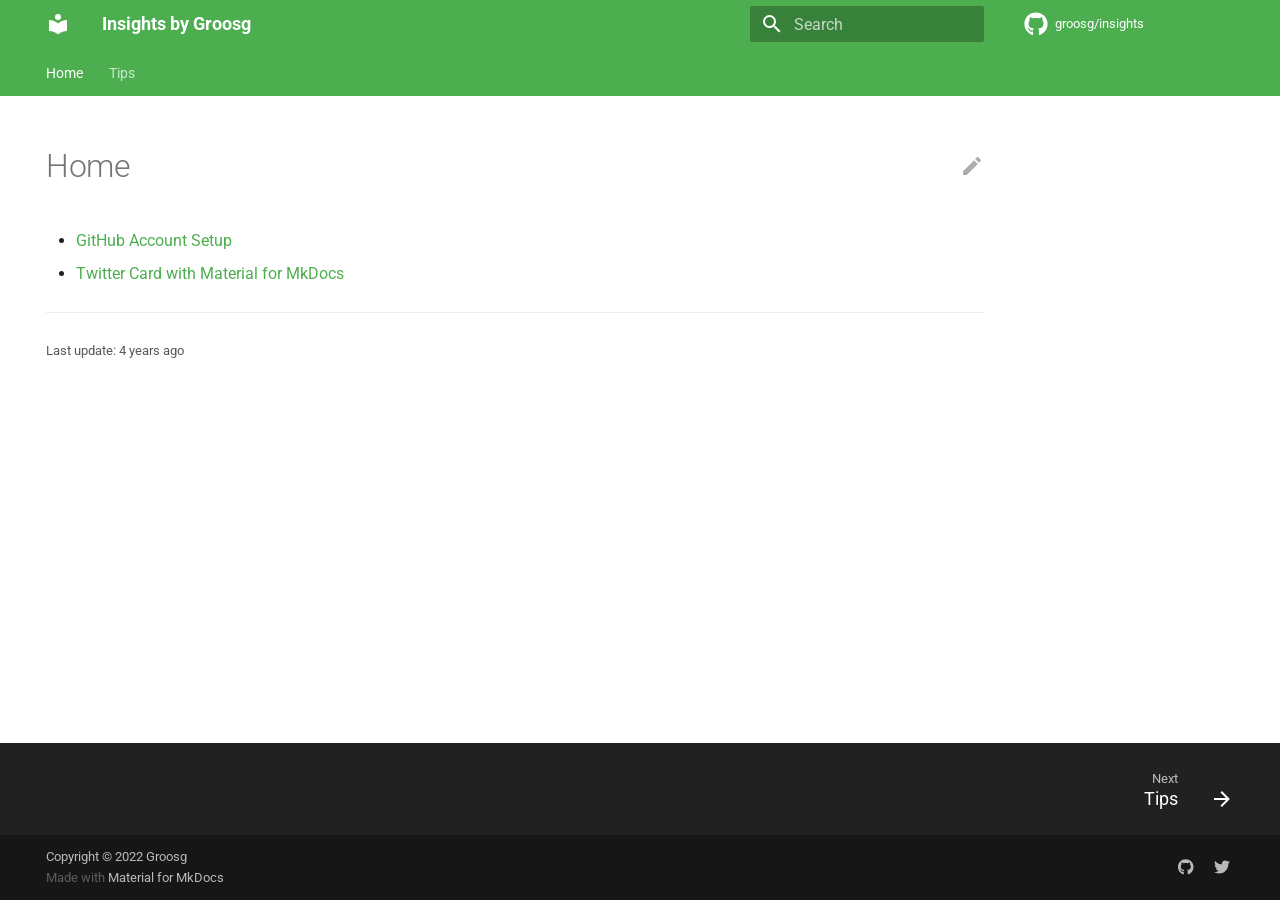
<file: index.html>
<!doctype html>
<html lang="en" class="no-js">
  <head>
    
      <meta charset="utf-8">
      <meta name="viewport" content="width=device-width,initial-scale=1">
      
        <meta name="description" content="Software development insights by Groosg: tutorials, guides, tips, etc.">
      
      
        <meta name="author" content="Groosg">
      
      
        <link rel="canonical" href="https://groosg.github.io/insights/">
      
      <link rel="icon" href="assets/images/favicon.png">
      <meta name="generator" content="mkdocs-1.3.1, mkdocs-material-8.4.1">
    
    
      
        <title>Insights by Groosg</title>
      
    
    
      <link rel="stylesheet" href="assets/stylesheets/main.69437709.min.css">
      
        
        <link rel="stylesheet" href="assets/stylesheets/palette.cbb835fc.min.css">
        
      
      
    
    
    
      
        
        
        <link rel="preconnect" href="https://fonts.gstatic.com" crossorigin>
        <link rel="stylesheet" href="https://fonts.googleapis.com/css?family=Roboto:300,300i,400,400i,700,700i%7CRoboto+Mono:400,400i,700,700i&display=fallback">
        <style>:root{--md-text-font:"Roboto";--md-code-font:"Roboto Mono"}</style>
      
    
    
      <link rel="stylesheet" href="css/timeago.css">
    
      <link rel="stylesheet" href="assets/stylesheets/extra.css">
    
    <script>__md_scope=new URL(".",location),__md_hash=e=>[...e].reduce((e,_)=>(e<<5)-e+_.charCodeAt(0),0),__md_get=(e,_=localStorage,t=__md_scope)=>JSON.parse(_.getItem(t.pathname+"."+e)),__md_set=(e,_,t=localStorage,a=__md_scope)=>{try{t.setItem(a.pathname+"."+e,JSON.stringify(_))}catch(e){}}</script>
    
      
  


  
  


  <script id="__analytics">function __md_analytics(){function n(){dataLayer.push(arguments)}window.dataLayer=window.dataLayer||[],n("js",new Date),n("config","G-M6YX81C3ST"),document.addEventListener("DOMContentLoaded",function(){if(document.forms.search&&document.forms.search.query.addEventListener("blur",function(){this.value&&n("event","search",{search_term:this.value})}),document.forms.feedback){var e,a=document.forms.feedback;for(e of a.querySelectorAll("[type=submit]"))e.addEventListener("click",function(e){e.preventDefault();var t=document.location.pathname,e=this.getAttribute("data-md-value");n("event","feedback",{page:t,data:e}),a.firstElementChild.disabled=!0;e=a.querySelector(".md-feedback__note [data-md-value='"+e+"']");e&&(e.hidden=!1)}),a.hidden=!1}"undefined"!=typeof location$&&location$.subscribe(function(e){n("config","G-M6YX81C3ST",{page_path:e.pathname})})});var e=document.createElement("script");e.async=!0,e.src="https://www.googletagmanager.com/gtag/js?id=G-M6YX81C3ST",document.getElementById("__analytics").insertAdjacentElement("afterEnd",e)}</script>

  
    <script>"undefined"!=typeof __md_analytics&&__md_analytics()</script>
  

    
    
  
      <!-- begin:twitter card -->
      <meta name="twitter:card" content="summary_large_image" />
      <meta name="twitter:site" content="@gr00sg" />
      <meta name="twitter:creator" content="@gr00sg" />
      <meta property="og:url" content="https://groosg.github.io/insights/" />
      
      <meta property="og:title" content="Home" />
      
      
      <meta property="og:description" content="Software development insights by Groosg: tutorials, guides, tips, etc." />
      
      <meta property="og:image" content="https://groosg.github.io/insights/assets/images/twitter_card_large.png" />
      <meta property="og:image:type" content="image/png">
      <!-- end:twitter card -->
  

  </head>
  
  
    
    
      
    
    
    
    
    <body dir="ltr" data-md-color-scheme="default" data-md-color-primary="green" data-md-color-accent="green">
  
    
    
      <script>var palette=__md_get("__palette");if(palette&&"object"==typeof palette.color)for(var key of Object.keys(palette.color))document.body.setAttribute("data-md-color-"+key,palette.color[key])</script>
    
    <input class="md-toggle" data-md-toggle="drawer" type="checkbox" id="__drawer" autocomplete="off">
    <input class="md-toggle" data-md-toggle="search" type="checkbox" id="__search" autocomplete="off">
    <label class="md-overlay" for="__drawer"></label>
    <div data-md-component="skip">
      
    </div>
    <div data-md-component="announce">
      
    </div>
    
    
      

<header class="md-header" data-md-component="header">
  <nav class="md-header__inner md-grid" aria-label="Header">
    <a href="." title="Insights by Groosg" class="md-header__button md-logo" aria-label="Insights by Groosg" data-md-component="logo">
      
  
  <svg xmlns="http://www.w3.org/2000/svg" viewBox="0 0 24 24"><path d="M12 8a3 3 0 0 0 3-3 3 3 0 0 0-3-3 3 3 0 0 0-3 3 3 3 0 0 0 3 3m0 3.54C9.64 9.35 6.5 8 3 8v11c3.5 0 6.64 1.35 9 3.54 2.36-2.19 5.5-3.54 9-3.54V8c-3.5 0-6.64 1.35-9 3.54Z"/></svg>

    </a>
    <label class="md-header__button md-icon" for="__drawer">
      <svg xmlns="http://www.w3.org/2000/svg" viewBox="0 0 24 24"><path d="M3 6h18v2H3V6m0 5h18v2H3v-2m0 5h18v2H3v-2Z"/></svg>
    </label>
    <div class="md-header__title" data-md-component="header-title">
      <div class="md-header__ellipsis">
        <div class="md-header__topic">
          <span class="md-ellipsis">
            Insights by Groosg
          </span>
        </div>
        <div class="md-header__topic" data-md-component="header-topic">
          <span class="md-ellipsis">
            
              Home
            
          </span>
        </div>
      </div>
    </div>
    
      <form class="md-header__option" data-md-component="palette">
        
          
          
          <input class="md-option" data-md-color-media="" data-md-color-scheme="default" data-md-color-primary="green" data-md-color-accent="green"  aria-hidden="true"  type="radio" name="__palette" id="__palette_1">
          
        
      </form>
    
    
    
      <label class="md-header__button md-icon" for="__search">
        <svg xmlns="http://www.w3.org/2000/svg" viewBox="0 0 24 24"><path d="M9.5 3A6.5 6.5 0 0 1 16 9.5c0 1.61-.59 3.09-1.56 4.23l.27.27h.79l5 5-1.5 1.5-5-5v-.79l-.27-.27A6.516 6.516 0 0 1 9.5 16 6.5 6.5 0 0 1 3 9.5 6.5 6.5 0 0 1 9.5 3m0 2C7 5 5 7 5 9.5S7 14 9.5 14 14 12 14 9.5 12 5 9.5 5Z"/></svg>
      </label>
      <div class="md-search" data-md-component="search" role="dialog">
  <label class="md-search__overlay" for="__search"></label>
  <div class="md-search__inner" role="search">
    <form class="md-search__form" name="search">
      <input type="text" class="md-search__input" name="query" aria-label="Search" placeholder="Search" autocapitalize="off" autocorrect="off" autocomplete="off" spellcheck="false" data-md-component="search-query" required>
      <label class="md-search__icon md-icon" for="__search">
        <svg xmlns="http://www.w3.org/2000/svg" viewBox="0 0 24 24"><path d="M9.5 3A6.5 6.5 0 0 1 16 9.5c0 1.61-.59 3.09-1.56 4.23l.27.27h.79l5 5-1.5 1.5-5-5v-.79l-.27-.27A6.516 6.516 0 0 1 9.5 16 6.5 6.5 0 0 1 3 9.5 6.5 6.5 0 0 1 9.5 3m0 2C7 5 5 7 5 9.5S7 14 9.5 14 14 12 14 9.5 12 5 9.5 5Z"/></svg>
        <svg xmlns="http://www.w3.org/2000/svg" viewBox="0 0 24 24"><path d="M20 11v2H8l5.5 5.5-1.42 1.42L4.16 12l7.92-7.92L13.5 5.5 8 11h12Z"/></svg>
      </label>
      <nav class="md-search__options" aria-label="Search">
        
          <a href="javascript:void(0)" class="md-search__icon md-icon" aria-label="Share" data-clipboard data-clipboard-text="" data-md-component="search-share" tabindex="-1">
            <svg xmlns="http://www.w3.org/2000/svg" viewBox="0 0 24 24"><path d="M18 16.08c-.76 0-1.44.3-1.96.77L8.91 12.7c.05-.23.09-.46.09-.7 0-.24-.04-.47-.09-.7l7.05-4.11c.54.5 1.25.81 2.04.81a3 3 0 0 0 3-3 3 3 0 0 0-3-3 3 3 0 0 0-3 3c0 .24.04.47.09.7L8.04 9.81C7.5 9.31 6.79 9 6 9a3 3 0 0 0-3 3 3 3 0 0 0 3 3c.79 0 1.5-.31 2.04-.81l7.12 4.15c-.05.21-.08.43-.08.66 0 1.61 1.31 2.91 2.92 2.91 1.61 0 2.92-1.3 2.92-2.91A2.92 2.92 0 0 0 18 16.08Z"/></svg>
          </a>
        
        <button type="reset" class="md-search__icon md-icon" aria-label="Clear" tabindex="-1">
          <svg xmlns="http://www.w3.org/2000/svg" viewBox="0 0 24 24"><path d="M19 6.41 17.59 5 12 10.59 6.41 5 5 6.41 10.59 12 5 17.59 6.41 19 12 13.41 17.59 19 19 17.59 13.41 12 19 6.41Z"/></svg>
        </button>
      </nav>
      
        <div class="md-search__suggest" data-md-component="search-suggest"></div>
      
    </form>
    <div class="md-search__output">
      <div class="md-search__scrollwrap" data-md-scrollfix>
        <div class="md-search-result" data-md-component="search-result">
          <div class="md-search-result__meta">
            Initializing search
          </div>
          <ol class="md-search-result__list"></ol>
        </div>
      </div>
    </div>
  </div>
</div>
    
    
      <div class="md-header__source">
        <a href="https://github.com/groosg/insights" title="Go to repository" class="md-source" data-md-component="source">
  <div class="md-source__icon md-icon">
    
    <svg xmlns="http://www.w3.org/2000/svg" viewBox="0 0 496 512"><!--! Font Awesome Free 6.1.2 by @fontawesome - https://fontawesome.com License - https://fontawesome.com/license/free (Icons: CC BY 4.0, Fonts: SIL OFL 1.1, Code: MIT License) Copyright 2022 Fonticons, Inc.--><path d="M165.9 397.4c0 2-2.3 3.6-5.2 3.6-3.3.3-5.6-1.3-5.6-3.6 0-2 2.3-3.6 5.2-3.6 3-.3 5.6 1.3 5.6 3.6zm-31.1-4.5c-.7 2 1.3 4.3 4.3 4.9 2.6 1 5.6 0 6.2-2s-1.3-4.3-4.3-5.2c-2.6-.7-5.5.3-6.2 2.3zm44.2-1.7c-2.9.7-4.9 2.6-4.6 4.9.3 2 2.9 3.3 5.9 2.6 2.9-.7 4.9-2.6 4.6-4.6-.3-1.9-3-3.2-5.9-2.9zM244.8 8C106.1 8 0 113.3 0 252c0 110.9 69.8 205.8 169.5 239.2 12.8 2.3 17.3-5.6 17.3-12.1 0-6.2-.3-40.4-.3-61.4 0 0-70 15-84.7-29.8 0 0-11.4-29.1-27.8-36.6 0 0-22.9-15.7 1.6-15.4 0 0 24.9 2 38.6 25.8 21.9 38.6 58.6 27.5 72.9 20.9 2.3-16 8.8-27.1 16-33.7-55.9-6.2-112.3-14.3-112.3-110.5 0-27.5 7.6-41.3 23.6-58.9-2.6-6.5-11.1-33.3 2.6-67.9 20.9-6.5 69 27 69 27 20-5.6 41.5-8.5 62.8-8.5s42.8 2.9 62.8 8.5c0 0 48.1-33.6 69-27 13.7 34.7 5.2 61.4 2.6 67.9 16 17.7 25.8 31.5 25.8 58.9 0 96.5-58.9 104.2-114.8 110.5 9.2 7.9 17 22.9 17 46.4 0 33.7-.3 75.4-.3 83.6 0 6.5 4.6 14.4 17.3 12.1C428.2 457.8 496 362.9 496 252 496 113.3 383.5 8 244.8 8zM97.2 352.9c-1.3 1-1 3.3.7 5.2 1.6 1.6 3.9 2.3 5.2 1 1.3-1 1-3.3-.7-5.2-1.6-1.6-3.9-2.3-5.2-1zm-10.8-8.1c-.7 1.3.3 2.9 2.3 3.9 1.6 1 3.6.7 4.3-.7.7-1.3-.3-2.9-2.3-3.9-2-.6-3.6-.3-4.3.7zm32.4 35.6c-1.6 1.3-1 4.3 1.3 6.2 2.3 2.3 5.2 2.6 6.5 1 1.3-1.3.7-4.3-1.3-6.2-2.2-2.3-5.2-2.6-6.5-1zm-11.4-14.7c-1.6 1-1.6 3.6 0 5.9 1.6 2.3 4.3 3.3 5.6 2.3 1.6-1.3 1.6-3.9 0-6.2-1.4-2.3-4-3.3-5.6-2z"/></svg>
  </div>
  <div class="md-source__repository">
    groosg/insights
  </div>
</a>
      </div>
    
  </nav>
  
</header>
    
    <div class="md-container" data-md-component="container">
      
      
        
          
            
<nav class="md-tabs" aria-label="Tabs" data-md-component="tabs">
  <div class="md-tabs__inner md-grid">
    <ul class="md-tabs__list">
      
        
  
  
    
  


  <li class="md-tabs__item">
    <a href="." class="md-tabs__link md-tabs__link--active">
      Home
    </a>
  </li>

      
        
  
  


  
  
  
    <li class="md-tabs__item">
      <a href="tips/" class="md-tabs__link">
        Tips
      </a>
    </li>
  

      
    </ul>
  </div>
</nav>
          
        
      
      <main class="md-main" data-md-component="main">
        <div class="md-main__inner md-grid">
          
            
              
                
              
              <div class="md-sidebar md-sidebar--primary" data-md-component="sidebar" data-md-type="navigation" hidden>
                <div class="md-sidebar__scrollwrap">
                  <div class="md-sidebar__inner">
                    

  


<nav class="md-nav md-nav--primary md-nav--lifted" aria-label="Navigation" data-md-level="0">
  <label class="md-nav__title" for="__drawer">
    <a href="." title="Insights by Groosg" class="md-nav__button md-logo" aria-label="Insights by Groosg" data-md-component="logo">
      
  
  <svg xmlns="http://www.w3.org/2000/svg" viewBox="0 0 24 24"><path d="M12 8a3 3 0 0 0 3-3 3 3 0 0 0-3-3 3 3 0 0 0-3 3 3 3 0 0 0 3 3m0 3.54C9.64 9.35 6.5 8 3 8v11c3.5 0 6.64 1.35 9 3.54 2.36-2.19 5.5-3.54 9-3.54V8c-3.5 0-6.64 1.35-9 3.54Z"/></svg>

    </a>
    Insights by Groosg
  </label>
  
    <div class="md-nav__source">
      <a href="https://github.com/groosg/insights" title="Go to repository" class="md-source" data-md-component="source">
  <div class="md-source__icon md-icon">
    
    <svg xmlns="http://www.w3.org/2000/svg" viewBox="0 0 496 512"><!--! Font Awesome Free 6.1.2 by @fontawesome - https://fontawesome.com License - https://fontawesome.com/license/free (Icons: CC BY 4.0, Fonts: SIL OFL 1.1, Code: MIT License) Copyright 2022 Fonticons, Inc.--><path d="M165.9 397.4c0 2-2.3 3.6-5.2 3.6-3.3.3-5.6-1.3-5.6-3.6 0-2 2.3-3.6 5.2-3.6 3-.3 5.6 1.3 5.6 3.6zm-31.1-4.5c-.7 2 1.3 4.3 4.3 4.9 2.6 1 5.6 0 6.2-2s-1.3-4.3-4.3-5.2c-2.6-.7-5.5.3-6.2 2.3zm44.2-1.7c-2.9.7-4.9 2.6-4.6 4.9.3 2 2.9 3.3 5.9 2.6 2.9-.7 4.9-2.6 4.6-4.6-.3-1.9-3-3.2-5.9-2.9zM244.8 8C106.1 8 0 113.3 0 252c0 110.9 69.8 205.8 169.5 239.2 12.8 2.3 17.3-5.6 17.3-12.1 0-6.2-.3-40.4-.3-61.4 0 0-70 15-84.7-29.8 0 0-11.4-29.1-27.8-36.6 0 0-22.9-15.7 1.6-15.4 0 0 24.9 2 38.6 25.8 21.9 38.6 58.6 27.5 72.9 20.9 2.3-16 8.8-27.1 16-33.7-55.9-6.2-112.3-14.3-112.3-110.5 0-27.5 7.6-41.3 23.6-58.9-2.6-6.5-11.1-33.3 2.6-67.9 20.9-6.5 69 27 69 27 20-5.6 41.5-8.5 62.8-8.5s42.8 2.9 62.8 8.5c0 0 48.1-33.6 69-27 13.7 34.7 5.2 61.4 2.6 67.9 16 17.7 25.8 31.5 25.8 58.9 0 96.5-58.9 104.2-114.8 110.5 9.2 7.9 17 22.9 17 46.4 0 33.7-.3 75.4-.3 83.6 0 6.5 4.6 14.4 17.3 12.1C428.2 457.8 496 362.9 496 252 496 113.3 383.5 8 244.8 8zM97.2 352.9c-1.3 1-1 3.3.7 5.2 1.6 1.6 3.9 2.3 5.2 1 1.3-1 1-3.3-.7-5.2-1.6-1.6-3.9-2.3-5.2-1zm-10.8-8.1c-.7 1.3.3 2.9 2.3 3.9 1.6 1 3.6.7 4.3-.7.7-1.3-.3-2.9-2.3-3.9-2-.6-3.6-.3-4.3.7zm32.4 35.6c-1.6 1.3-1 4.3 1.3 6.2 2.3 2.3 5.2 2.6 6.5 1 1.3-1.3.7-4.3-1.3-6.2-2.2-2.3-5.2-2.6-6.5-1zm-11.4-14.7c-1.6 1-1.6 3.6 0 5.9 1.6 2.3 4.3 3.3 5.6 2.3 1.6-1.3 1.6-3.9 0-6.2-1.4-2.3-4-3.3-5.6-2z"/></svg>
  </div>
  <div class="md-source__repository">
    groosg/insights
  </div>
</a>
    </div>
  
  <ul class="md-nav__list" data-md-scrollfix>
    
      
      
      

  
  
    
  
  
    <li class="md-nav__item md-nav__item--active">
      
      <input class="md-nav__toggle md-toggle" data-md-toggle="toc" type="checkbox" id="__toc">
      
      
      
      <a href="." class="md-nav__link md-nav__link--active">
        Home
      </a>
      
    </li>
  

    
      
      
      

  
  
  
    
    <li class="md-nav__item md-nav__item--nested">
      
      
        <input class="md-nav__toggle md-toggle" data-md-toggle="__nav_2" type="checkbox" id="__nav_2" >
      
      
      
        
          
            
          
        
          
        
          
        
      
      
        
        
        <div class="md-nav__link md-nav__link--index ">
          <a href="tips/">Tips</a>
          
            <label for="__nav_2">
              <span class="md-nav__icon md-icon"></span>
            </label>
          
        </div>
      
      <nav class="md-nav" aria-label="Tips" data-md-level="1">
        <label class="md-nav__title" for="__nav_2">
          <span class="md-nav__icon md-icon"></span>
          Tips
        </label>
        <ul class="md-nav__list" data-md-scrollfix>
          
            
          
            
              
  
  
  
    <li class="md-nav__item">
      <a href="tips/gh_setup/" class="md-nav__link">
        A Serious GitHub Account Setup Guide
      </a>
    </li>
  

            
          
            
              
  
  
  
    <li class="md-nav__item">
      <a href="tips/mkdocs_twitter_card/" class="md-nav__link">
        Twitter Card with Material for MkDocs
      </a>
    </li>
  

            
          
        </ul>
      </nav>
    </li>
  

    
  </ul>
</nav>
                  </div>
                </div>
              </div>
            
            
              
                
              
              <div class="md-sidebar md-sidebar--secondary" data-md-component="sidebar" data-md-type="toc" >
                <div class="md-sidebar__scrollwrap">
                  <div class="md-sidebar__inner">
                    

<nav class="md-nav md-nav--secondary" aria-label="Table of contents">
  
  
  
  
</nav>
                  </div>
                </div>
              </div>
            
          
          <div class="md-content" data-md-component="content">
            <article class="md-content__inner md-typeset">
              
                
  <a href="https://github.com/groosg/insights/edit/main/docs/index.md" title="Edit this page" class="md-content__button md-icon">
    <svg xmlns="http://www.w3.org/2000/svg" viewBox="0 0 24 24"><path d="M20.71 7.04c.39-.39.39-1.04 0-1.41l-2.34-2.34c-.37-.39-1.02-.39-1.41 0l-1.84 1.83 3.75 3.75M3 17.25V21h3.75L17.81 9.93l-3.75-3.75L3 17.25Z"/></svg>
  </a>



  <h1>Home</h1>

<ul>
<li><a href="tips/gh_setup/">GitHub Account Setup</a></li>
<li><a href="tips/mkdocs_twitter_card/">Twitter Card with Material for MkDocs</a></li>
</ul>

  <hr>
<div class="md-source-file">
  <small>
    
      Last update:
      <span class="git-revision-date-localized-plugin git-revision-date-localized-plugin-timeago"><span class="timeago" datetime="2022-08-24T00:35:54+00:00" locale="en"></span></span><span class="git-revision-date-localized-plugin git-revision-date-localized-plugin-iso_date">2022-08-24</span>
      
    
  </small>
</div>


  


  


              
            </article>
            
          </div>
        </div>
        
          <a href="#" class="md-top md-icon" data-md-component="top" hidden>
            <svg xmlns="http://www.w3.org/2000/svg" viewBox="0 0 24 24"><path d="M13 20h-2V8l-5.5 5.5-1.42-1.42L12 4.16l7.92 7.92-1.42 1.42L13 8v12Z"/></svg>
            Back to top
          </a>
        
      </main>
      
        <footer class="md-footer">
  
    
      
    
    <nav class="md-footer__inner md-grid" aria-label="Footer" >
      
      
        
        <a href="tips/" class="md-footer__link md-footer__link--next" aria-label="Next: Tips" rel="next">
          <div class="md-footer__title">
            <div class="md-ellipsis">
              <span class="md-footer__direction">
                Next
              </span>
              Tips
            </div>
          </div>
          <div class="md-footer__button md-icon">
            <svg xmlns="http://www.w3.org/2000/svg" viewBox="0 0 24 24"><path d="M4 11v2h12l-5.5 5.5 1.42 1.42L19.84 12l-7.92-7.92L10.5 5.5 16 11H4Z"/></svg>
          </div>
        </a>
      
    </nav>
  
  <div class="md-footer-meta md-typeset">
    <div class="md-footer-meta__inner md-grid">
      <div class="md-copyright">
  
    <div class="md-copyright__highlight">
      Copyright &copy; 2022 Groosg
    </div>
  
  
    Made with
    <a href="https://squidfunk.github.io/mkdocs-material/" target="_blank" rel="noopener">
      Material for MkDocs
    </a>
  
</div>
      
        <div class="md-social">
  
    
    
      
      
    
    <a href="https://github.com/groosg" target="_blank" rel="noopener" title="github.com" class="md-social__link">
      <svg xmlns="http://www.w3.org/2000/svg" viewBox="0 0 496 512"><!--! Font Awesome Free 6.1.2 by @fontawesome - https://fontawesome.com License - https://fontawesome.com/license/free (Icons: CC BY 4.0, Fonts: SIL OFL 1.1, Code: MIT License) Copyright 2022 Fonticons, Inc.--><path d="M165.9 397.4c0 2-2.3 3.6-5.2 3.6-3.3.3-5.6-1.3-5.6-3.6 0-2 2.3-3.6 5.2-3.6 3-.3 5.6 1.3 5.6 3.6zm-31.1-4.5c-.7 2 1.3 4.3 4.3 4.9 2.6 1 5.6 0 6.2-2s-1.3-4.3-4.3-5.2c-2.6-.7-5.5.3-6.2 2.3zm44.2-1.7c-2.9.7-4.9 2.6-4.6 4.9.3 2 2.9 3.3 5.9 2.6 2.9-.7 4.9-2.6 4.6-4.6-.3-1.9-3-3.2-5.9-2.9zM244.8 8C106.1 8 0 113.3 0 252c0 110.9 69.8 205.8 169.5 239.2 12.8 2.3 17.3-5.6 17.3-12.1 0-6.2-.3-40.4-.3-61.4 0 0-70 15-84.7-29.8 0 0-11.4-29.1-27.8-36.6 0 0-22.9-15.7 1.6-15.4 0 0 24.9 2 38.6 25.8 21.9 38.6 58.6 27.5 72.9 20.9 2.3-16 8.8-27.1 16-33.7-55.9-6.2-112.3-14.3-112.3-110.5 0-27.5 7.6-41.3 23.6-58.9-2.6-6.5-11.1-33.3 2.6-67.9 20.9-6.5 69 27 69 27 20-5.6 41.5-8.5 62.8-8.5s42.8 2.9 62.8 8.5c0 0 48.1-33.6 69-27 13.7 34.7 5.2 61.4 2.6 67.9 16 17.7 25.8 31.5 25.8 58.9 0 96.5-58.9 104.2-114.8 110.5 9.2 7.9 17 22.9 17 46.4 0 33.7-.3 75.4-.3 83.6 0 6.5 4.6 14.4 17.3 12.1C428.2 457.8 496 362.9 496 252 496 113.3 383.5 8 244.8 8zM97.2 352.9c-1.3 1-1 3.3.7 5.2 1.6 1.6 3.9 2.3 5.2 1 1.3-1 1-3.3-.7-5.2-1.6-1.6-3.9-2.3-5.2-1zm-10.8-8.1c-.7 1.3.3 2.9 2.3 3.9 1.6 1 3.6.7 4.3-.7.7-1.3-.3-2.9-2.3-3.9-2-.6-3.6-.3-4.3.7zm32.4 35.6c-1.6 1.3-1 4.3 1.3 6.2 2.3 2.3 5.2 2.6 6.5 1 1.3-1.3.7-4.3-1.3-6.2-2.2-2.3-5.2-2.6-6.5-1zm-11.4-14.7c-1.6 1-1.6 3.6 0 5.9 1.6 2.3 4.3 3.3 5.6 2.3 1.6-1.3 1.6-3.9 0-6.2-1.4-2.3-4-3.3-5.6-2z"/></svg>
    </a>
  
    
    
      
      
    
    <a href="https://twitter.com/gr00sg" target="_blank" rel="noopener" title="twitter.com" class="md-social__link">
      <svg xmlns="http://www.w3.org/2000/svg" viewBox="0 0 512 512"><!--! Font Awesome Free 6.1.2 by @fontawesome - https://fontawesome.com License - https://fontawesome.com/license/free (Icons: CC BY 4.0, Fonts: SIL OFL 1.1, Code: MIT License) Copyright 2022 Fonticons, Inc.--><path d="M459.37 151.716c.325 4.548.325 9.097.325 13.645 0 138.72-105.583 298.558-298.558 298.558-59.452 0-114.68-17.219-161.137-47.106 8.447.974 16.568 1.299 25.34 1.299 49.055 0 94.213-16.568 130.274-44.832-46.132-.975-84.792-31.188-98.112-72.772 6.498.974 12.995 1.624 19.818 1.624 9.421 0 18.843-1.3 27.614-3.573-48.081-9.747-84.143-51.98-84.143-102.985v-1.299c13.969 7.797 30.214 12.67 47.431 13.319-28.264-18.843-46.781-51.005-46.781-87.391 0-19.492 5.197-37.36 14.294-52.954 51.655 63.675 129.3 105.258 216.365 109.807-1.624-7.797-2.599-15.918-2.599-24.04 0-57.828 46.782-104.934 104.934-104.934 30.213 0 57.502 12.67 76.67 33.137 23.715-4.548 46.456-13.32 66.599-25.34-7.798 24.366-24.366 44.833-46.132 57.827 21.117-2.273 41.584-8.122 60.426-16.243-14.292 20.791-32.161 39.308-52.628 54.253z"/></svg>
    </a>
  
</div>
      
    </div>
  </div>
</footer>
      
    </div>
    <div class="md-dialog" data-md-component="dialog">
      <div class="md-dialog__inner md-typeset"></div>
    </div>
    
    <script id="__config" type="application/json">{"base": ".", "features": ["content.code.annotate", "content.tooltips", "navigation.indexes", "navigation.sections", "navigation.tabs", "navigation.top", "navigation.tracking", "search.highlight", "search.share", "search.suggest", "toc.follow"], "search": "assets/javascripts/workers/search.ecf98df9.min.js", "translations": {"clipboard.copied": "Copied to clipboard", "clipboard.copy": "Copy to clipboard", "search.config.lang": "en", "search.config.pipeline": "trimmer, stopWordFilter", "search.config.separator": "[\\s\\-]+", "search.placeholder": "Search", "search.result.more.one": "1 more on this page", "search.result.more.other": "# more on this page", "search.result.none": "No matching documents", "search.result.one": "1 matching document", "search.result.other": "# matching documents", "search.result.placeholder": "Type to start searching", "search.result.term.missing": "Missing", "select.version.title": "Select version"}}</script>
    
    
      <script src="assets/javascripts/bundle.9c69f0bc.min.js"></script>
      
        <script src="js/timeago.min.js"></script>
      
        <script src="js/timeago_mkdocs_material.js"></script>
      
    
  </body>
</html>
</file>
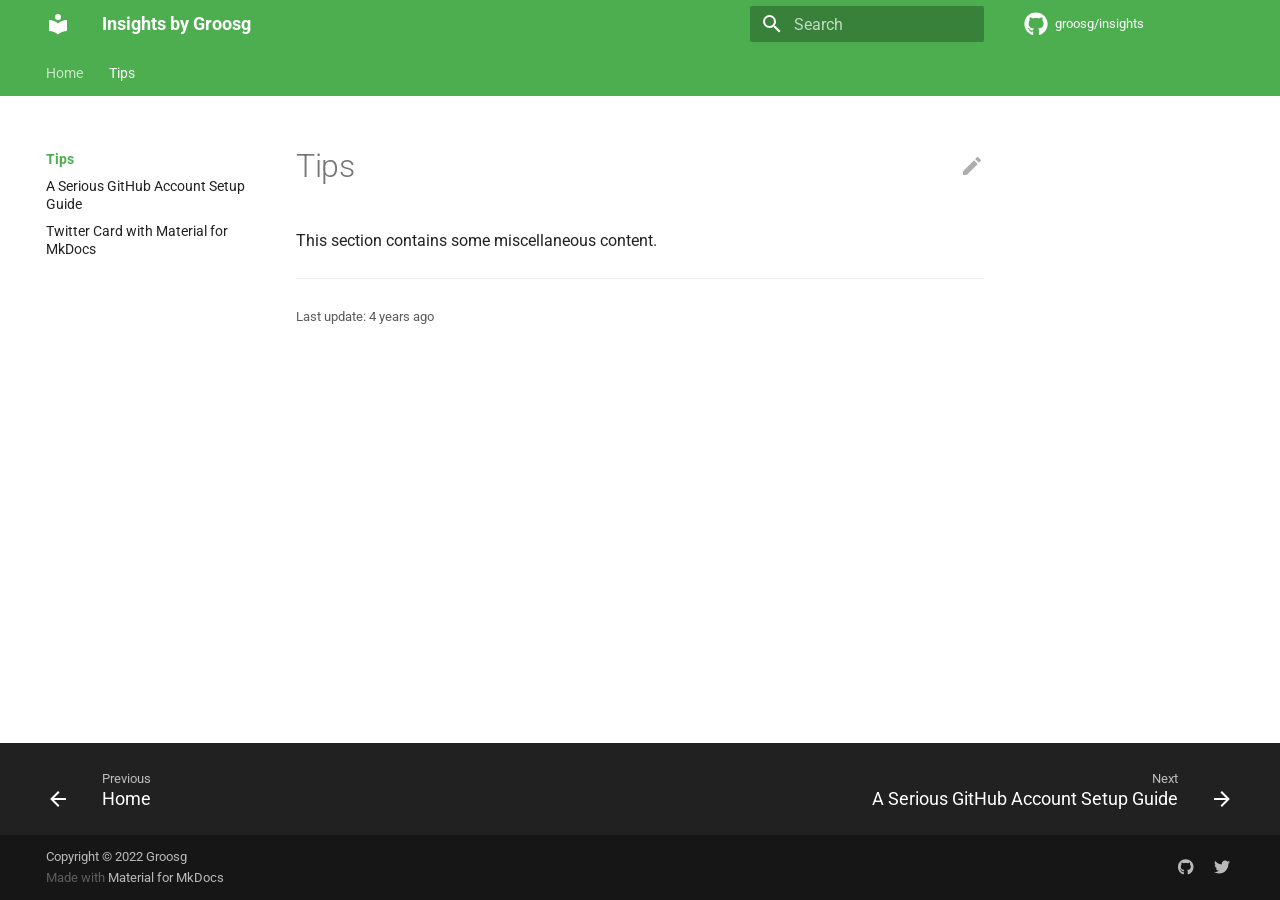
<file: tips/index.html>
<!doctype html>
<html lang="en" class="no-js">
  <head>
    
      <meta charset="utf-8">
      <meta name="viewport" content="width=device-width,initial-scale=1">
      
        <meta name="description" content="Software development insights by Groosg: tutorials, guides, tips, etc.">
      
      
        <meta name="author" content="Groosg">
      
      
        <link rel="canonical" href="https://groosg.github.io/insights/tips/">
      
      <link rel="icon" href="../assets/images/favicon.png">
      <meta name="generator" content="mkdocs-1.3.1, mkdocs-material-8.4.1">
    
    
      
        <title>Tips - Insights by Groosg</title>
      
    
    
      <link rel="stylesheet" href="../assets/stylesheets/main.69437709.min.css">
      
        
        <link rel="stylesheet" href="../assets/stylesheets/palette.cbb835fc.min.css">
        
      
      
    
    
    
      
        
        
        <link rel="preconnect" href="https://fonts.gstatic.com" crossorigin>
        <link rel="stylesheet" href="https://fonts.googleapis.com/css?family=Roboto:300,300i,400,400i,700,700i%7CRoboto+Mono:400,400i,700,700i&display=fallback">
        <style>:root{--md-text-font:"Roboto";--md-code-font:"Roboto Mono"}</style>
      
    
    
      <link rel="stylesheet" href="../css/timeago.css">
    
      <link rel="stylesheet" href="../assets/stylesheets/extra.css">
    
    <script>__md_scope=new URL("..",location),__md_hash=e=>[...e].reduce((e,_)=>(e<<5)-e+_.charCodeAt(0),0),__md_get=(e,_=localStorage,t=__md_scope)=>JSON.parse(_.getItem(t.pathname+"."+e)),__md_set=(e,_,t=localStorage,a=__md_scope)=>{try{t.setItem(a.pathname+"."+e,JSON.stringify(_))}catch(e){}}</script>
    
      
  


  
  


  <script id="__analytics">function __md_analytics(){function n(){dataLayer.push(arguments)}window.dataLayer=window.dataLayer||[],n("js",new Date),n("config","G-M6YX81C3ST"),document.addEventListener("DOMContentLoaded",function(){if(document.forms.search&&document.forms.search.query.addEventListener("blur",function(){this.value&&n("event","search",{search_term:this.value})}),document.forms.feedback){var e,a=document.forms.feedback;for(e of a.querySelectorAll("[type=submit]"))e.addEventListener("click",function(e){e.preventDefault();var t=document.location.pathname,e=this.getAttribute("data-md-value");n("event","feedback",{page:t,data:e}),a.firstElementChild.disabled=!0;e=a.querySelector(".md-feedback__note [data-md-value='"+e+"']");e&&(e.hidden=!1)}),a.hidden=!1}"undefined"!=typeof location$&&location$.subscribe(function(e){n("config","G-M6YX81C3ST",{page_path:e.pathname})})});var e=document.createElement("script");e.async=!0,e.src="https://www.googletagmanager.com/gtag/js?id=G-M6YX81C3ST",document.getElementById("__analytics").insertAdjacentElement("afterEnd",e)}</script>

  
    <script>"undefined"!=typeof __md_analytics&&__md_analytics()</script>
  

    
    
  
      <!-- begin:twitter card -->
      <meta name="twitter:card" content="summary_large_image" />
      <meta name="twitter:site" content="@gr00sg" />
      <meta name="twitter:creator" content="@gr00sg" />
      <meta property="og:url" content="https://groosg.github.io/insights/tips/" />
      
      <meta property="og:title" content="Tips" />
      
      
      <meta property="og:description" content="Software development insights by Groosg: tutorials, guides, tips, etc." />
      
      <meta property="og:image" content="https://groosg.github.io/insights/assets/images/twitter_card_large.png" />
      <meta property="og:image:type" content="image/png">
      <!-- end:twitter card -->
  

  </head>
  
  
    
    
      
    
    
    
    
    <body dir="ltr" data-md-color-scheme="default" data-md-color-primary="green" data-md-color-accent="green">
  
    
    
      <script>var palette=__md_get("__palette");if(palette&&"object"==typeof palette.color)for(var key of Object.keys(palette.color))document.body.setAttribute("data-md-color-"+key,palette.color[key])</script>
    
    <input class="md-toggle" data-md-toggle="drawer" type="checkbox" id="__drawer" autocomplete="off">
    <input class="md-toggle" data-md-toggle="search" type="checkbox" id="__search" autocomplete="off">
    <label class="md-overlay" for="__drawer"></label>
    <div data-md-component="skip">
      
        
        <a href="#tips" class="md-skip">
          Skip to content
        </a>
      
    </div>
    <div data-md-component="announce">
      
    </div>
    
    
      

<header class="md-header" data-md-component="header">
  <nav class="md-header__inner md-grid" aria-label="Header">
    <a href=".." title="Insights by Groosg" class="md-header__button md-logo" aria-label="Insights by Groosg" data-md-component="logo">
      
  
  <svg xmlns="http://www.w3.org/2000/svg" viewBox="0 0 24 24"><path d="M12 8a3 3 0 0 0 3-3 3 3 0 0 0-3-3 3 3 0 0 0-3 3 3 3 0 0 0 3 3m0 3.54C9.64 9.35 6.5 8 3 8v11c3.5 0 6.64 1.35 9 3.54 2.36-2.19 5.5-3.54 9-3.54V8c-3.5 0-6.64 1.35-9 3.54Z"/></svg>

    </a>
    <label class="md-header__button md-icon" for="__drawer">
      <svg xmlns="http://www.w3.org/2000/svg" viewBox="0 0 24 24"><path d="M3 6h18v2H3V6m0 5h18v2H3v-2m0 5h18v2H3v-2Z"/></svg>
    </label>
    <div class="md-header__title" data-md-component="header-title">
      <div class="md-header__ellipsis">
        <div class="md-header__topic">
          <span class="md-ellipsis">
            Insights by Groosg
          </span>
        </div>
        <div class="md-header__topic" data-md-component="header-topic">
          <span class="md-ellipsis">
            
              Tips
            
          </span>
        </div>
      </div>
    </div>
    
      <form class="md-header__option" data-md-component="palette">
        
          
          
          <input class="md-option" data-md-color-media="" data-md-color-scheme="default" data-md-color-primary="green" data-md-color-accent="green"  aria-hidden="true"  type="radio" name="__palette" id="__palette_1">
          
        
      </form>
    
    
    
      <label class="md-header__button md-icon" for="__search">
        <svg xmlns="http://www.w3.org/2000/svg" viewBox="0 0 24 24"><path d="M9.5 3A6.5 6.5 0 0 1 16 9.5c0 1.61-.59 3.09-1.56 4.23l.27.27h.79l5 5-1.5 1.5-5-5v-.79l-.27-.27A6.516 6.516 0 0 1 9.5 16 6.5 6.5 0 0 1 3 9.5 6.5 6.5 0 0 1 9.5 3m0 2C7 5 5 7 5 9.5S7 14 9.5 14 14 12 14 9.5 12 5 9.5 5Z"/></svg>
      </label>
      <div class="md-search" data-md-component="search" role="dialog">
  <label class="md-search__overlay" for="__search"></label>
  <div class="md-search__inner" role="search">
    <form class="md-search__form" name="search">
      <input type="text" class="md-search__input" name="query" aria-label="Search" placeholder="Search" autocapitalize="off" autocorrect="off" autocomplete="off" spellcheck="false" data-md-component="search-query" required>
      <label class="md-search__icon md-icon" for="__search">
        <svg xmlns="http://www.w3.org/2000/svg" viewBox="0 0 24 24"><path d="M9.5 3A6.5 6.5 0 0 1 16 9.5c0 1.61-.59 3.09-1.56 4.23l.27.27h.79l5 5-1.5 1.5-5-5v-.79l-.27-.27A6.516 6.516 0 0 1 9.5 16 6.5 6.5 0 0 1 3 9.5 6.5 6.5 0 0 1 9.5 3m0 2C7 5 5 7 5 9.5S7 14 9.5 14 14 12 14 9.5 12 5 9.5 5Z"/></svg>
        <svg xmlns="http://www.w3.org/2000/svg" viewBox="0 0 24 24"><path d="M20 11v2H8l5.5 5.5-1.42 1.42L4.16 12l7.92-7.92L13.5 5.5 8 11h12Z"/></svg>
      </label>
      <nav class="md-search__options" aria-label="Search">
        
          <a href="javascript:void(0)" class="md-search__icon md-icon" aria-label="Share" data-clipboard data-clipboard-text="" data-md-component="search-share" tabindex="-1">
            <svg xmlns="http://www.w3.org/2000/svg" viewBox="0 0 24 24"><path d="M18 16.08c-.76 0-1.44.3-1.96.77L8.91 12.7c.05-.23.09-.46.09-.7 0-.24-.04-.47-.09-.7l7.05-4.11c.54.5 1.25.81 2.04.81a3 3 0 0 0 3-3 3 3 0 0 0-3-3 3 3 0 0 0-3 3c0 .24.04.47.09.7L8.04 9.81C7.5 9.31 6.79 9 6 9a3 3 0 0 0-3 3 3 3 0 0 0 3 3c.79 0 1.5-.31 2.04-.81l7.12 4.15c-.05.21-.08.43-.08.66 0 1.61 1.31 2.91 2.92 2.91 1.61 0 2.92-1.3 2.92-2.91A2.92 2.92 0 0 0 18 16.08Z"/></svg>
          </a>
        
        <button type="reset" class="md-search__icon md-icon" aria-label="Clear" tabindex="-1">
          <svg xmlns="http://www.w3.org/2000/svg" viewBox="0 0 24 24"><path d="M19 6.41 17.59 5 12 10.59 6.41 5 5 6.41 10.59 12 5 17.59 6.41 19 12 13.41 17.59 19 19 17.59 13.41 12 19 6.41Z"/></svg>
        </button>
      </nav>
      
        <div class="md-search__suggest" data-md-component="search-suggest"></div>
      
    </form>
    <div class="md-search__output">
      <div class="md-search__scrollwrap" data-md-scrollfix>
        <div class="md-search-result" data-md-component="search-result">
          <div class="md-search-result__meta">
            Initializing search
          </div>
          <ol class="md-search-result__list"></ol>
        </div>
      </div>
    </div>
  </div>
</div>
    
    
      <div class="md-header__source">
        <a href="https://github.com/groosg/insights" title="Go to repository" class="md-source" data-md-component="source">
  <div class="md-source__icon md-icon">
    
    <svg xmlns="http://www.w3.org/2000/svg" viewBox="0 0 496 512"><!--! Font Awesome Free 6.1.2 by @fontawesome - https://fontawesome.com License - https://fontawesome.com/license/free (Icons: CC BY 4.0, Fonts: SIL OFL 1.1, Code: MIT License) Copyright 2022 Fonticons, Inc.--><path d="M165.9 397.4c0 2-2.3 3.6-5.2 3.6-3.3.3-5.6-1.3-5.6-3.6 0-2 2.3-3.6 5.2-3.6 3-.3 5.6 1.3 5.6 3.6zm-31.1-4.5c-.7 2 1.3 4.3 4.3 4.9 2.6 1 5.6 0 6.2-2s-1.3-4.3-4.3-5.2c-2.6-.7-5.5.3-6.2 2.3zm44.2-1.7c-2.9.7-4.9 2.6-4.6 4.9.3 2 2.9 3.3 5.9 2.6 2.9-.7 4.9-2.6 4.6-4.6-.3-1.9-3-3.2-5.9-2.9zM244.8 8C106.1 8 0 113.3 0 252c0 110.9 69.8 205.8 169.5 239.2 12.8 2.3 17.3-5.6 17.3-12.1 0-6.2-.3-40.4-.3-61.4 0 0-70 15-84.7-29.8 0 0-11.4-29.1-27.8-36.6 0 0-22.9-15.7 1.6-15.4 0 0 24.9 2 38.6 25.8 21.9 38.6 58.6 27.5 72.9 20.9 2.3-16 8.8-27.1 16-33.7-55.9-6.2-112.3-14.3-112.3-110.5 0-27.5 7.6-41.3 23.6-58.9-2.6-6.5-11.1-33.3 2.6-67.9 20.9-6.5 69 27 69 27 20-5.6 41.5-8.5 62.8-8.5s42.8 2.9 62.8 8.5c0 0 48.1-33.6 69-27 13.7 34.7 5.2 61.4 2.6 67.9 16 17.7 25.8 31.5 25.8 58.9 0 96.5-58.9 104.2-114.8 110.5 9.2 7.9 17 22.9 17 46.4 0 33.7-.3 75.4-.3 83.6 0 6.5 4.6 14.4 17.3 12.1C428.2 457.8 496 362.9 496 252 496 113.3 383.5 8 244.8 8zM97.2 352.9c-1.3 1-1 3.3.7 5.2 1.6 1.6 3.9 2.3 5.2 1 1.3-1 1-3.3-.7-5.2-1.6-1.6-3.9-2.3-5.2-1zm-10.8-8.1c-.7 1.3.3 2.9 2.3 3.9 1.6 1 3.6.7 4.3-.7.7-1.3-.3-2.9-2.3-3.9-2-.6-3.6-.3-4.3.7zm32.4 35.6c-1.6 1.3-1 4.3 1.3 6.2 2.3 2.3 5.2 2.6 6.5 1 1.3-1.3.7-4.3-1.3-6.2-2.2-2.3-5.2-2.6-6.5-1zm-11.4-14.7c-1.6 1-1.6 3.6 0 5.9 1.6 2.3 4.3 3.3 5.6 2.3 1.6-1.3 1.6-3.9 0-6.2-1.4-2.3-4-3.3-5.6-2z"/></svg>
  </div>
  <div class="md-source__repository">
    groosg/insights
  </div>
</a>
      </div>
    
  </nav>
  
</header>
    
    <div class="md-container" data-md-component="container">
      
      
        
          
            
<nav class="md-tabs" aria-label="Tabs" data-md-component="tabs">
  <div class="md-tabs__inner md-grid">
    <ul class="md-tabs__list">
      
        
  
  


  <li class="md-tabs__item">
    <a href=".." class="md-tabs__link">
      Home
    </a>
  </li>

      
        
  
  
    
  


  
  
  
    <li class="md-tabs__item">
      <a href="./" class="md-tabs__link md-tabs__link--active">
        Tips
      </a>
    </li>
  

      
    </ul>
  </div>
</nav>
          
        
      
      <main class="md-main" data-md-component="main">
        <div class="md-main__inner md-grid">
          
            
              
              <div class="md-sidebar md-sidebar--primary" data-md-component="sidebar" data-md-type="navigation" >
                <div class="md-sidebar__scrollwrap">
                  <div class="md-sidebar__inner">
                    

  


<nav class="md-nav md-nav--primary md-nav--lifted" aria-label="Navigation" data-md-level="0">
  <label class="md-nav__title" for="__drawer">
    <a href=".." title="Insights by Groosg" class="md-nav__button md-logo" aria-label="Insights by Groosg" data-md-component="logo">
      
  
  <svg xmlns="http://www.w3.org/2000/svg" viewBox="0 0 24 24"><path d="M12 8a3 3 0 0 0 3-3 3 3 0 0 0-3-3 3 3 0 0 0-3 3 3 3 0 0 0 3 3m0 3.54C9.64 9.35 6.5 8 3 8v11c3.5 0 6.64 1.35 9 3.54 2.36-2.19 5.5-3.54 9-3.54V8c-3.5 0-6.64 1.35-9 3.54Z"/></svg>

    </a>
    Insights by Groosg
  </label>
  
    <div class="md-nav__source">
      <a href="https://github.com/groosg/insights" title="Go to repository" class="md-source" data-md-component="source">
  <div class="md-source__icon md-icon">
    
    <svg xmlns="http://www.w3.org/2000/svg" viewBox="0 0 496 512"><!--! Font Awesome Free 6.1.2 by @fontawesome - https://fontawesome.com License - https://fontawesome.com/license/free (Icons: CC BY 4.0, Fonts: SIL OFL 1.1, Code: MIT License) Copyright 2022 Fonticons, Inc.--><path d="M165.9 397.4c0 2-2.3 3.6-5.2 3.6-3.3.3-5.6-1.3-5.6-3.6 0-2 2.3-3.6 5.2-3.6 3-.3 5.6 1.3 5.6 3.6zm-31.1-4.5c-.7 2 1.3 4.3 4.3 4.9 2.6 1 5.6 0 6.2-2s-1.3-4.3-4.3-5.2c-2.6-.7-5.5.3-6.2 2.3zm44.2-1.7c-2.9.7-4.9 2.6-4.6 4.9.3 2 2.9 3.3 5.9 2.6 2.9-.7 4.9-2.6 4.6-4.6-.3-1.9-3-3.2-5.9-2.9zM244.8 8C106.1 8 0 113.3 0 252c0 110.9 69.8 205.8 169.5 239.2 12.8 2.3 17.3-5.6 17.3-12.1 0-6.2-.3-40.4-.3-61.4 0 0-70 15-84.7-29.8 0 0-11.4-29.1-27.8-36.6 0 0-22.9-15.7 1.6-15.4 0 0 24.9 2 38.6 25.8 21.9 38.6 58.6 27.5 72.9 20.9 2.3-16 8.8-27.1 16-33.7-55.9-6.2-112.3-14.3-112.3-110.5 0-27.5 7.6-41.3 23.6-58.9-2.6-6.5-11.1-33.3 2.6-67.9 20.9-6.5 69 27 69 27 20-5.6 41.5-8.5 62.8-8.5s42.8 2.9 62.8 8.5c0 0 48.1-33.6 69-27 13.7 34.7 5.2 61.4 2.6 67.9 16 17.7 25.8 31.5 25.8 58.9 0 96.5-58.9 104.2-114.8 110.5 9.2 7.9 17 22.9 17 46.4 0 33.7-.3 75.4-.3 83.6 0 6.5 4.6 14.4 17.3 12.1C428.2 457.8 496 362.9 496 252 496 113.3 383.5 8 244.8 8zM97.2 352.9c-1.3 1-1 3.3.7 5.2 1.6 1.6 3.9 2.3 5.2 1 1.3-1 1-3.3-.7-5.2-1.6-1.6-3.9-2.3-5.2-1zm-10.8-8.1c-.7 1.3.3 2.9 2.3 3.9 1.6 1 3.6.7 4.3-.7.7-1.3-.3-2.9-2.3-3.9-2-.6-3.6-.3-4.3.7zm32.4 35.6c-1.6 1.3-1 4.3 1.3 6.2 2.3 2.3 5.2 2.6 6.5 1 1.3-1.3.7-4.3-1.3-6.2-2.2-2.3-5.2-2.6-6.5-1zm-11.4-14.7c-1.6 1-1.6 3.6 0 5.9 1.6 2.3 4.3 3.3 5.6 2.3 1.6-1.3 1.6-3.9 0-6.2-1.4-2.3-4-3.3-5.6-2z"/></svg>
  </div>
  <div class="md-source__repository">
    groosg/insights
  </div>
</a>
    </div>
  
  <ul class="md-nav__list" data-md-scrollfix>
    
      
      
      

  
  
  
    <li class="md-nav__item">
      <a href=".." class="md-nav__link">
        Home
      </a>
    </li>
  

    
      
      
      

  
  
    
  
  
    
    <li class="md-nav__item md-nav__item--active md-nav__item--nested">
      
      
        <input class="md-nav__toggle md-toggle" data-md-toggle="__nav_2" type="checkbox" id="__nav_2" checked>
      
      
      
        
          
            
          
        
          
        
          
        
      
      
        
        
        <div class="md-nav__link md-nav__link--index md-nav__link--active">
          <a href="./">Tips</a>
          
            <label for="__nav_2">
              <span class="md-nav__icon md-icon"></span>
            </label>
          
        </div>
      
      <nav class="md-nav" aria-label="Tips" data-md-level="1">
        <label class="md-nav__title" for="__nav_2">
          <span class="md-nav__icon md-icon"></span>
          Tips
        </label>
        <ul class="md-nav__list" data-md-scrollfix>
          
            
          
            
              
  
  
  
    <li class="md-nav__item">
      <a href="gh_setup/" class="md-nav__link">
        A Serious GitHub Account Setup Guide
      </a>
    </li>
  

            
          
            
              
  
  
  
    <li class="md-nav__item">
      <a href="mkdocs_twitter_card/" class="md-nav__link">
        Twitter Card with Material for MkDocs
      </a>
    </li>
  

            
          
        </ul>
      </nav>
    </li>
  

    
  </ul>
</nav>
                  </div>
                </div>
              </div>
            
            
              
              <div class="md-sidebar md-sidebar--secondary" data-md-component="sidebar" data-md-type="toc" >
                <div class="md-sidebar__scrollwrap">
                  <div class="md-sidebar__inner">
                    

<nav class="md-nav md-nav--secondary" aria-label="Table of contents">
  
  
  
    
  
  
</nav>
                  </div>
                </div>
              </div>
            
          
          <div class="md-content" data-md-component="content">
            <article class="md-content__inner md-typeset">
              
                
  <a href="https://github.com/groosg/insights/edit/main/docs/tips/index.md" title="Edit this page" class="md-content__button md-icon">
    <svg xmlns="http://www.w3.org/2000/svg" viewBox="0 0 24 24"><path d="M20.71 7.04c.39-.39.39-1.04 0-1.41l-2.34-2.34c-.37-.39-1.02-.39-1.41 0l-1.84 1.83 3.75 3.75M3 17.25V21h3.75L17.81 9.93l-3.75-3.75L3 17.25Z"/></svg>
  </a>



<h1 id="tips">Tips<a class="headerlink" href="#tips" title="Permanent link">&para;</a></h1>
<p>This section contains some miscellaneous content.</p>

  <hr>
<div class="md-source-file">
  <small>
    
      Last update:
      <span class="git-revision-date-localized-plugin git-revision-date-localized-plugin-timeago"><span class="timeago" datetime="2022-08-24T00:35:54+00:00" locale="en"></span></span><span class="git-revision-date-localized-plugin git-revision-date-localized-plugin-iso_date">2022-08-24</span>
      
    
  </small>
</div>


  



              
            </article>
            
          </div>
        </div>
        
          <a href="#" class="md-top md-icon" data-md-component="top" hidden>
            <svg xmlns="http://www.w3.org/2000/svg" viewBox="0 0 24 24"><path d="M13 20h-2V8l-5.5 5.5-1.42-1.42L12 4.16l7.92 7.92-1.42 1.42L13 8v12Z"/></svg>
            Back to top
          </a>
        
      </main>
      
        <footer class="md-footer">
  
    
    <nav class="md-footer__inner md-grid" aria-label="Footer" >
      
        
        <a href=".." class="md-footer__link md-footer__link--prev" aria-label="Previous: Home" rel="prev">
          <div class="md-footer__button md-icon">
            <svg xmlns="http://www.w3.org/2000/svg" viewBox="0 0 24 24"><path d="M20 11v2H8l5.5 5.5-1.42 1.42L4.16 12l7.92-7.92L13.5 5.5 8 11h12Z"/></svg>
          </div>
          <div class="md-footer__title">
            <div class="md-ellipsis">
              <span class="md-footer__direction">
                Previous
              </span>
              Home
            </div>
          </div>
        </a>
      
      
        
        <a href="gh_setup/" class="md-footer__link md-footer__link--next" aria-label="Next: A Serious GitHub Account Setup Guide" rel="next">
          <div class="md-footer__title">
            <div class="md-ellipsis">
              <span class="md-footer__direction">
                Next
              </span>
              A Serious GitHub Account Setup Guide
            </div>
          </div>
          <div class="md-footer__button md-icon">
            <svg xmlns="http://www.w3.org/2000/svg" viewBox="0 0 24 24"><path d="M4 11v2h12l-5.5 5.5 1.42 1.42L19.84 12l-7.92-7.92L10.5 5.5 16 11H4Z"/></svg>
          </div>
        </a>
      
    </nav>
  
  <div class="md-footer-meta md-typeset">
    <div class="md-footer-meta__inner md-grid">
      <div class="md-copyright">
  
    <div class="md-copyright__highlight">
      Copyright &copy; 2022 Groosg
    </div>
  
  
    Made with
    <a href="https://squidfunk.github.io/mkdocs-material/" target="_blank" rel="noopener">
      Material for MkDocs
    </a>
  
</div>
      
        <div class="md-social">
  
    
    
      
      
    
    <a href="https://github.com/groosg" target="_blank" rel="noopener" title="github.com" class="md-social__link">
      <svg xmlns="http://www.w3.org/2000/svg" viewBox="0 0 496 512"><!--! Font Awesome Free 6.1.2 by @fontawesome - https://fontawesome.com License - https://fontawesome.com/license/free (Icons: CC BY 4.0, Fonts: SIL OFL 1.1, Code: MIT License) Copyright 2022 Fonticons, Inc.--><path d="M165.9 397.4c0 2-2.3 3.6-5.2 3.6-3.3.3-5.6-1.3-5.6-3.6 0-2 2.3-3.6 5.2-3.6 3-.3 5.6 1.3 5.6 3.6zm-31.1-4.5c-.7 2 1.3 4.3 4.3 4.9 2.6 1 5.6 0 6.2-2s-1.3-4.3-4.3-5.2c-2.6-.7-5.5.3-6.2 2.3zm44.2-1.7c-2.9.7-4.9 2.6-4.6 4.9.3 2 2.9 3.3 5.9 2.6 2.9-.7 4.9-2.6 4.6-4.6-.3-1.9-3-3.2-5.9-2.9zM244.8 8C106.1 8 0 113.3 0 252c0 110.9 69.8 205.8 169.5 239.2 12.8 2.3 17.3-5.6 17.3-12.1 0-6.2-.3-40.4-.3-61.4 0 0-70 15-84.7-29.8 0 0-11.4-29.1-27.8-36.6 0 0-22.9-15.7 1.6-15.4 0 0 24.9 2 38.6 25.8 21.9 38.6 58.6 27.5 72.9 20.9 2.3-16 8.8-27.1 16-33.7-55.9-6.2-112.3-14.3-112.3-110.5 0-27.5 7.6-41.3 23.6-58.9-2.6-6.5-11.1-33.3 2.6-67.9 20.9-6.5 69 27 69 27 20-5.6 41.5-8.5 62.8-8.5s42.8 2.9 62.8 8.5c0 0 48.1-33.6 69-27 13.7 34.7 5.2 61.4 2.6 67.9 16 17.7 25.8 31.5 25.8 58.9 0 96.5-58.9 104.2-114.8 110.5 9.2 7.9 17 22.9 17 46.4 0 33.7-.3 75.4-.3 83.6 0 6.5 4.6 14.4 17.3 12.1C428.2 457.8 496 362.9 496 252 496 113.3 383.5 8 244.8 8zM97.2 352.9c-1.3 1-1 3.3.7 5.2 1.6 1.6 3.9 2.3 5.2 1 1.3-1 1-3.3-.7-5.2-1.6-1.6-3.9-2.3-5.2-1zm-10.8-8.1c-.7 1.3.3 2.9 2.3 3.9 1.6 1 3.6.7 4.3-.7.7-1.3-.3-2.9-2.3-3.9-2-.6-3.6-.3-4.3.7zm32.4 35.6c-1.6 1.3-1 4.3 1.3 6.2 2.3 2.3 5.2 2.6 6.5 1 1.3-1.3.7-4.3-1.3-6.2-2.2-2.3-5.2-2.6-6.5-1zm-11.4-14.7c-1.6 1-1.6 3.6 0 5.9 1.6 2.3 4.3 3.3 5.6 2.3 1.6-1.3 1.6-3.9 0-6.2-1.4-2.3-4-3.3-5.6-2z"/></svg>
    </a>
  
    
    
      
      
    
    <a href="https://twitter.com/gr00sg" target="_blank" rel="noopener" title="twitter.com" class="md-social__link">
      <svg xmlns="http://www.w3.org/2000/svg" viewBox="0 0 512 512"><!--! Font Awesome Free 6.1.2 by @fontawesome - https://fontawesome.com License - https://fontawesome.com/license/free (Icons: CC BY 4.0, Fonts: SIL OFL 1.1, Code: MIT License) Copyright 2022 Fonticons, Inc.--><path d="M459.37 151.716c.325 4.548.325 9.097.325 13.645 0 138.72-105.583 298.558-298.558 298.558-59.452 0-114.68-17.219-161.137-47.106 8.447.974 16.568 1.299 25.34 1.299 49.055 0 94.213-16.568 130.274-44.832-46.132-.975-84.792-31.188-98.112-72.772 6.498.974 12.995 1.624 19.818 1.624 9.421 0 18.843-1.3 27.614-3.573-48.081-9.747-84.143-51.98-84.143-102.985v-1.299c13.969 7.797 30.214 12.67 47.431 13.319-28.264-18.843-46.781-51.005-46.781-87.391 0-19.492 5.197-37.36 14.294-52.954 51.655 63.675 129.3 105.258 216.365 109.807-1.624-7.797-2.599-15.918-2.599-24.04 0-57.828 46.782-104.934 104.934-104.934 30.213 0 57.502 12.67 76.67 33.137 23.715-4.548 46.456-13.32 66.599-25.34-7.798 24.366-24.366 44.833-46.132 57.827 21.117-2.273 41.584-8.122 60.426-16.243-14.292 20.791-32.161 39.308-52.628 54.253z"/></svg>
    </a>
  
</div>
      
    </div>
  </div>
</footer>
      
    </div>
    <div class="md-dialog" data-md-component="dialog">
      <div class="md-dialog__inner md-typeset"></div>
    </div>
    
    <script id="__config" type="application/json">{"base": "..", "features": ["content.code.annotate", "content.tooltips", "navigation.indexes", "navigation.sections", "navigation.tabs", "navigation.top", "navigation.tracking", "search.highlight", "search.share", "search.suggest", "toc.follow"], "search": "../assets/javascripts/workers/search.ecf98df9.min.js", "translations": {"clipboard.copied": "Copied to clipboard", "clipboard.copy": "Copy to clipboard", "search.config.lang": "en", "search.config.pipeline": "trimmer, stopWordFilter", "search.config.separator": "[\\s\\-]+", "search.placeholder": "Search", "search.result.more.one": "1 more on this page", "search.result.more.other": "# more on this page", "search.result.none": "No matching documents", "search.result.one": "1 matching document", "search.result.other": "# matching documents", "search.result.placeholder": "Type to start searching", "search.result.term.missing": "Missing", "select.version.title": "Select version"}}</script>
    
    
      <script src="../assets/javascripts/bundle.9c69f0bc.min.js"></script>
      
        <script src="../js/timeago.min.js"></script>
      
        <script src="../js/timeago_mkdocs_material.js"></script>
      
    
  </body>
</html>
</file>
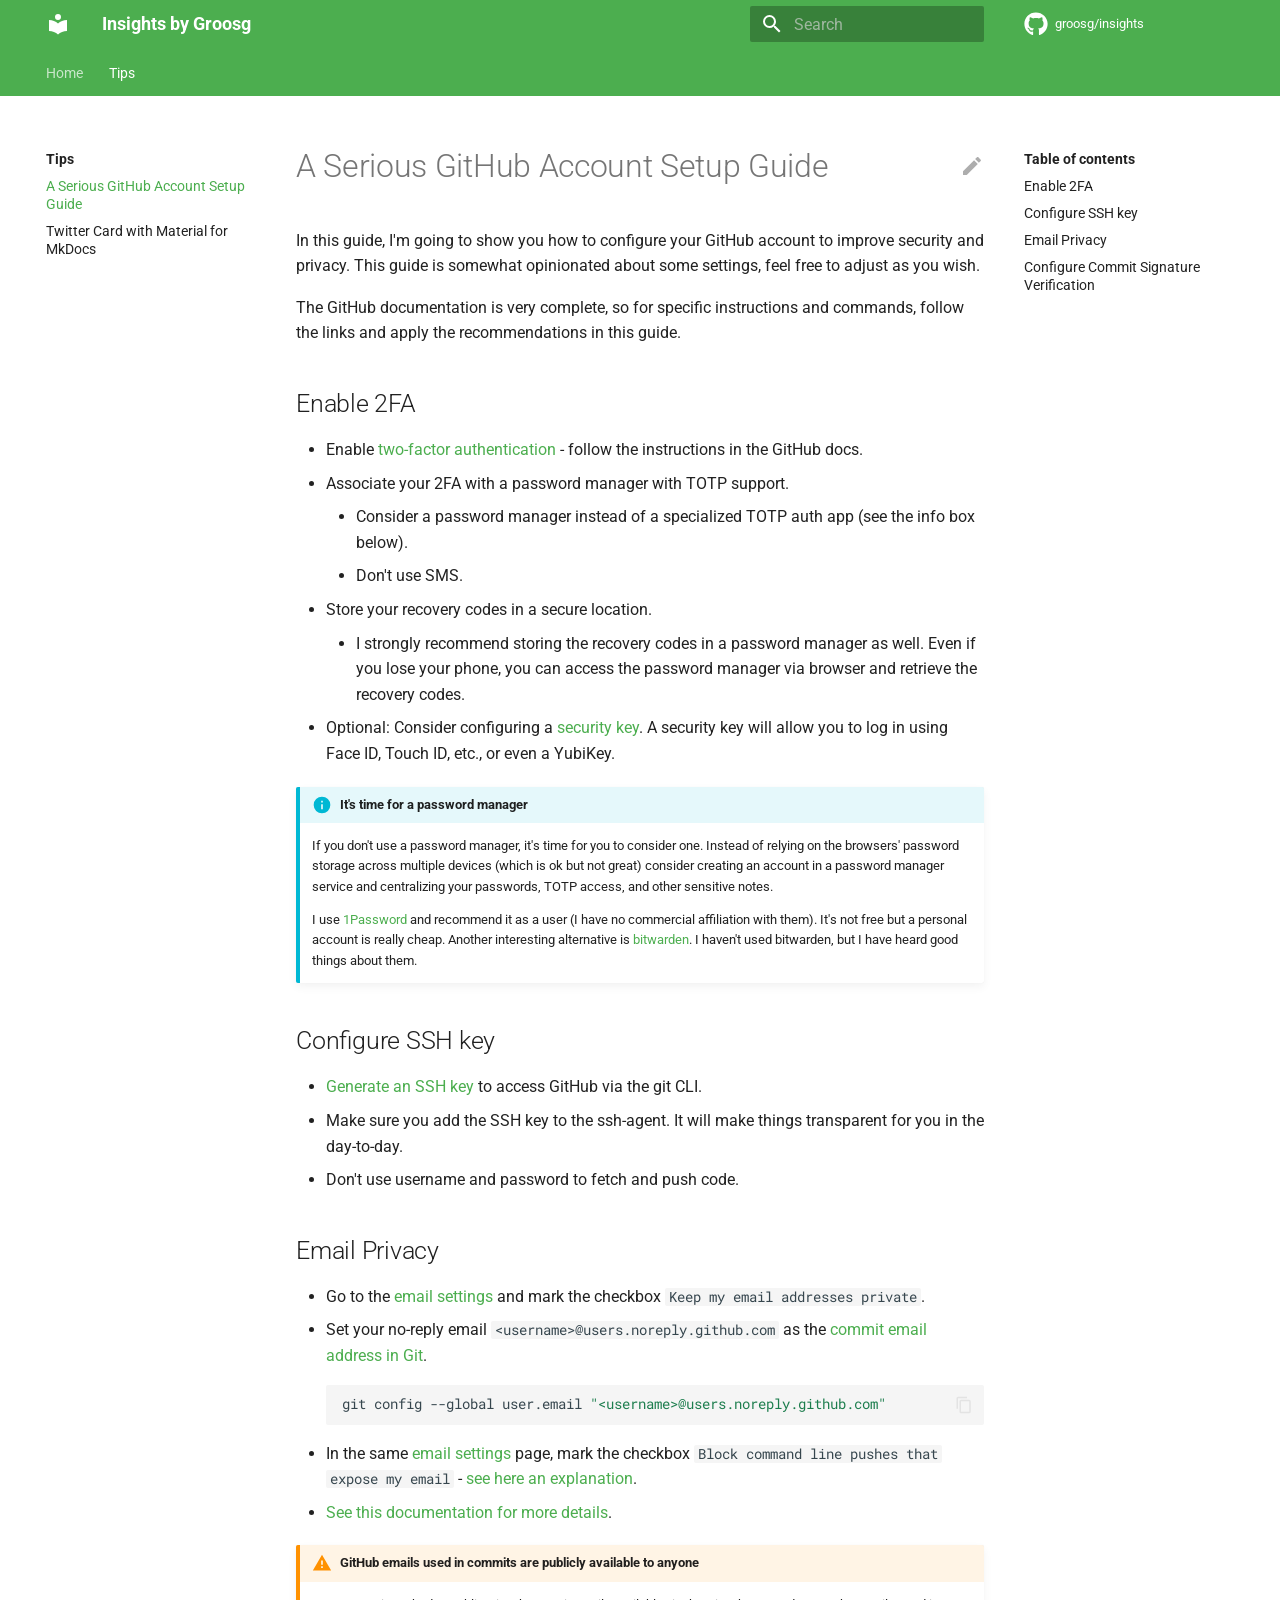
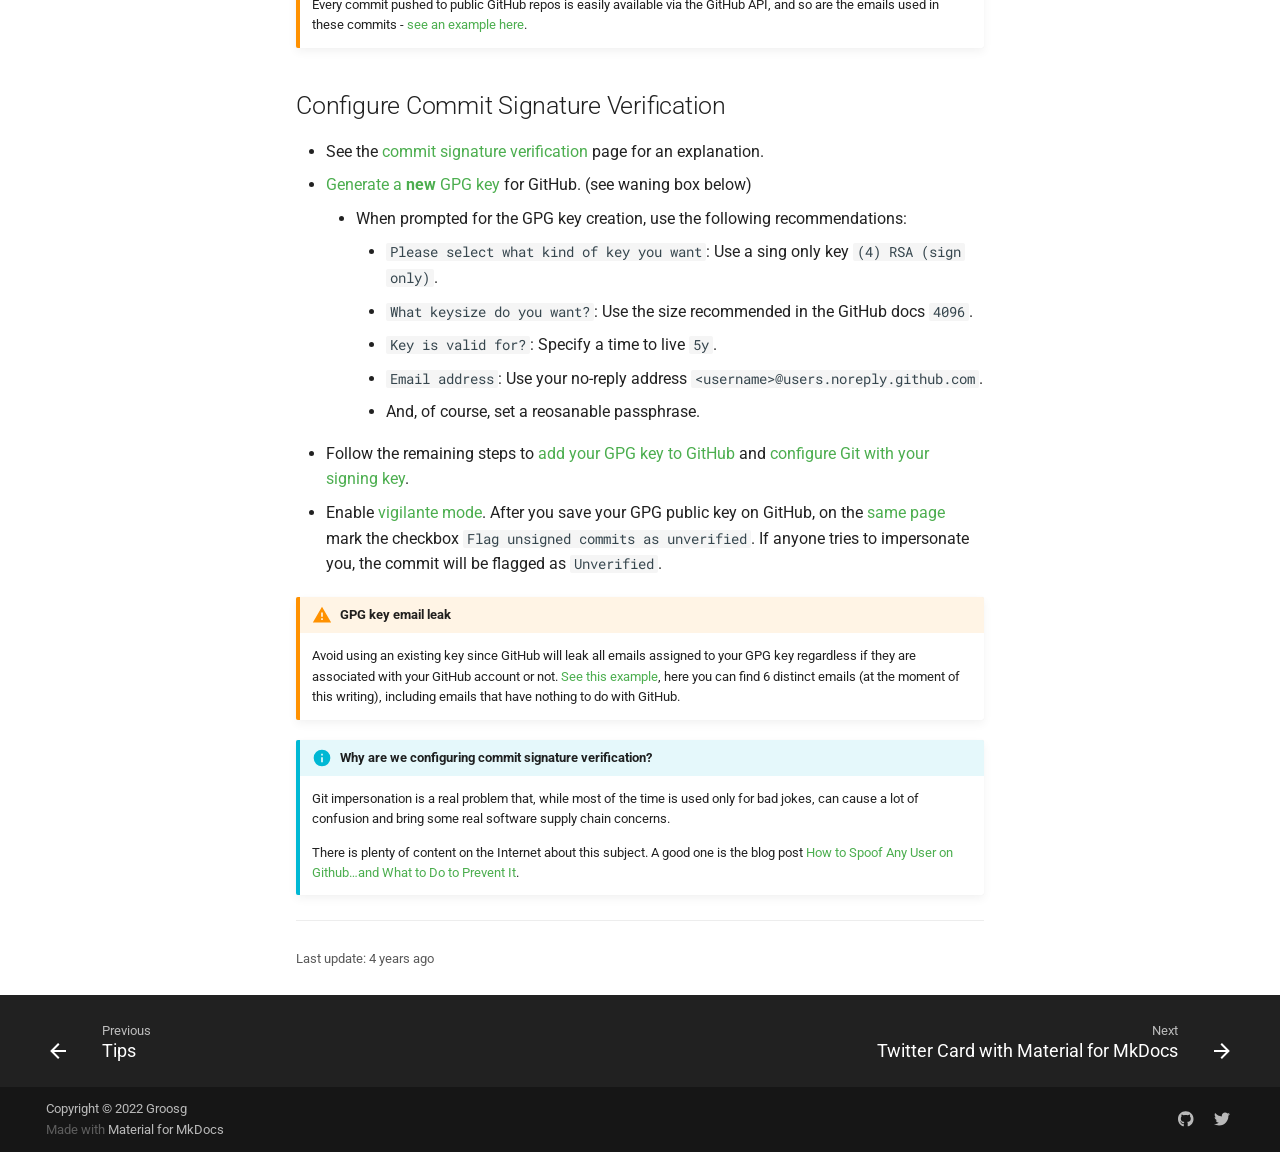
<file: tips/gh_setup/index.html>
<!doctype html>
<html lang="en" class="no-js">
  <head>
    
      <meta charset="utf-8">
      <meta name="viewport" content="width=device-width,initial-scale=1">
      
        <meta name="description" content="Software development insights by Groosg: tutorials, guides, tips, etc.">
      
      
        <meta name="author" content="Groosg">
      
      
        <link rel="canonical" href="https://groosg.github.io/insights/tips/gh_setup/">
      
      <link rel="icon" href="../../assets/images/favicon.png">
      <meta name="generator" content="mkdocs-1.3.1, mkdocs-material-8.4.1">
    
    
      
        <title>A Serious GitHub Account Setup Guide - Insights by Groosg</title>
      
    
    
      <link rel="stylesheet" href="../../assets/stylesheets/main.69437709.min.css">
      
        
        <link rel="stylesheet" href="../../assets/stylesheets/palette.cbb835fc.min.css">
        
      
      
    
    
    
      
        
        
        <link rel="preconnect" href="https://fonts.gstatic.com" crossorigin>
        <link rel="stylesheet" href="https://fonts.googleapis.com/css?family=Roboto:300,300i,400,400i,700,700i%7CRoboto+Mono:400,400i,700,700i&display=fallback">
        <style>:root{--md-text-font:"Roboto";--md-code-font:"Roboto Mono"}</style>
      
    
    
      <link rel="stylesheet" href="../../css/timeago.css">
    
      <link rel="stylesheet" href="../../assets/stylesheets/extra.css">
    
    <script>__md_scope=new URL("../..",location),__md_hash=e=>[...e].reduce((e,_)=>(e<<5)-e+_.charCodeAt(0),0),__md_get=(e,_=localStorage,t=__md_scope)=>JSON.parse(_.getItem(t.pathname+"."+e)),__md_set=(e,_,t=localStorage,a=__md_scope)=>{try{t.setItem(a.pathname+"."+e,JSON.stringify(_))}catch(e){}}</script>
    
      
  


  
  


  <script id="__analytics">function __md_analytics(){function n(){dataLayer.push(arguments)}window.dataLayer=window.dataLayer||[],n("js",new Date),n("config","G-M6YX81C3ST"),document.addEventListener("DOMContentLoaded",function(){if(document.forms.search&&document.forms.search.query.addEventListener("blur",function(){this.value&&n("event","search",{search_term:this.value})}),document.forms.feedback){var e,a=document.forms.feedback;for(e of a.querySelectorAll("[type=submit]"))e.addEventListener("click",function(e){e.preventDefault();var t=document.location.pathname,e=this.getAttribute("data-md-value");n("event","feedback",{page:t,data:e}),a.firstElementChild.disabled=!0;e=a.querySelector(".md-feedback__note [data-md-value='"+e+"']");e&&(e.hidden=!1)}),a.hidden=!1}"undefined"!=typeof location$&&location$.subscribe(function(e){n("config","G-M6YX81C3ST",{page_path:e.pathname})})});var e=document.createElement("script");e.async=!0,e.src="https://www.googletagmanager.com/gtag/js?id=G-M6YX81C3ST",document.getElementById("__analytics").insertAdjacentElement("afterEnd",e)}</script>

  
    <script>"undefined"!=typeof __md_analytics&&__md_analytics()</script>
  

    
    
  
      <!-- begin:twitter card -->
      <meta name="twitter:card" content="summary_large_image" />
      <meta name="twitter:site" content="@gr00sg" />
      <meta name="twitter:creator" content="@gr00sg" />
      <meta property="og:url" content="https://groosg.github.io/insights/tips/gh_setup/" />
      
      <meta property="og:title" content="A Serious GitHub Account Setup Guide" />
      
      
      <meta property="og:description" content="In this guide, I'm going to show you how to configure your GitHub account to improve security and privacy." />
      
      <meta property="og:image" content="https://groosg.github.io/insights/assets/images/twitter_card_large.png" />
      <meta property="og:image:type" content="image/png">
      <!-- end:twitter card -->
  

  </head>
  
  
    
    
      
    
    
    
    
    <body dir="ltr" data-md-color-scheme="default" data-md-color-primary="green" data-md-color-accent="green">
  
    
    
      <script>var palette=__md_get("__palette");if(palette&&"object"==typeof palette.color)for(var key of Object.keys(palette.color))document.body.setAttribute("data-md-color-"+key,palette.color[key])</script>
    
    <input class="md-toggle" data-md-toggle="drawer" type="checkbox" id="__drawer" autocomplete="off">
    <input class="md-toggle" data-md-toggle="search" type="checkbox" id="__search" autocomplete="off">
    <label class="md-overlay" for="__drawer"></label>
    <div data-md-component="skip">
      
        
        <a href="#a-serious-github-account-setup-guide" class="md-skip">
          Skip to content
        </a>
      
    </div>
    <div data-md-component="announce">
      
    </div>
    
    
      

<header class="md-header" data-md-component="header">
  <nav class="md-header__inner md-grid" aria-label="Header">
    <a href="../.." title="Insights by Groosg" class="md-header__button md-logo" aria-label="Insights by Groosg" data-md-component="logo">
      
  
  <svg xmlns="http://www.w3.org/2000/svg" viewBox="0 0 24 24"><path d="M12 8a3 3 0 0 0 3-3 3 3 0 0 0-3-3 3 3 0 0 0-3 3 3 3 0 0 0 3 3m0 3.54C9.64 9.35 6.5 8 3 8v11c3.5 0 6.64 1.35 9 3.54 2.36-2.19 5.5-3.54 9-3.54V8c-3.5 0-6.64 1.35-9 3.54Z"/></svg>

    </a>
    <label class="md-header__button md-icon" for="__drawer">
      <svg xmlns="http://www.w3.org/2000/svg" viewBox="0 0 24 24"><path d="M3 6h18v2H3V6m0 5h18v2H3v-2m0 5h18v2H3v-2Z"/></svg>
    </label>
    <div class="md-header__title" data-md-component="header-title">
      <div class="md-header__ellipsis">
        <div class="md-header__topic">
          <span class="md-ellipsis">
            Insights by Groosg
          </span>
        </div>
        <div class="md-header__topic" data-md-component="header-topic">
          <span class="md-ellipsis">
            
              A Serious GitHub Account Setup Guide
            
          </span>
        </div>
      </div>
    </div>
    
      <form class="md-header__option" data-md-component="palette">
        
          
          
          <input class="md-option" data-md-color-media="" data-md-color-scheme="default" data-md-color-primary="green" data-md-color-accent="green"  aria-hidden="true"  type="radio" name="__palette" id="__palette_1">
          
        
      </form>
    
    
    
      <label class="md-header__button md-icon" for="__search">
        <svg xmlns="http://www.w3.org/2000/svg" viewBox="0 0 24 24"><path d="M9.5 3A6.5 6.5 0 0 1 16 9.5c0 1.61-.59 3.09-1.56 4.23l.27.27h.79l5 5-1.5 1.5-5-5v-.79l-.27-.27A6.516 6.516 0 0 1 9.5 16 6.5 6.5 0 0 1 3 9.5 6.5 6.5 0 0 1 9.5 3m0 2C7 5 5 7 5 9.5S7 14 9.5 14 14 12 14 9.5 12 5 9.5 5Z"/></svg>
      </label>
      <div class="md-search" data-md-component="search" role="dialog">
  <label class="md-search__overlay" for="__search"></label>
  <div class="md-search__inner" role="search">
    <form class="md-search__form" name="search">
      <input type="text" class="md-search__input" name="query" aria-label="Search" placeholder="Search" autocapitalize="off" autocorrect="off" autocomplete="off" spellcheck="false" data-md-component="search-query" required>
      <label class="md-search__icon md-icon" for="__search">
        <svg xmlns="http://www.w3.org/2000/svg" viewBox="0 0 24 24"><path d="M9.5 3A6.5 6.5 0 0 1 16 9.5c0 1.61-.59 3.09-1.56 4.23l.27.27h.79l5 5-1.5 1.5-5-5v-.79l-.27-.27A6.516 6.516 0 0 1 9.5 16 6.5 6.5 0 0 1 3 9.5 6.5 6.5 0 0 1 9.5 3m0 2C7 5 5 7 5 9.5S7 14 9.5 14 14 12 14 9.5 12 5 9.5 5Z"/></svg>
        <svg xmlns="http://www.w3.org/2000/svg" viewBox="0 0 24 24"><path d="M20 11v2H8l5.5 5.5-1.42 1.42L4.16 12l7.92-7.92L13.5 5.5 8 11h12Z"/></svg>
      </label>
      <nav class="md-search__options" aria-label="Search">
        
          <a href="javascript:void(0)" class="md-search__icon md-icon" aria-label="Share" data-clipboard data-clipboard-text="" data-md-component="search-share" tabindex="-1">
            <svg xmlns="http://www.w3.org/2000/svg" viewBox="0 0 24 24"><path d="M18 16.08c-.76 0-1.44.3-1.96.77L8.91 12.7c.05-.23.09-.46.09-.7 0-.24-.04-.47-.09-.7l7.05-4.11c.54.5 1.25.81 2.04.81a3 3 0 0 0 3-3 3 3 0 0 0-3-3 3 3 0 0 0-3 3c0 .24.04.47.09.7L8.04 9.81C7.5 9.31 6.79 9 6 9a3 3 0 0 0-3 3 3 3 0 0 0 3 3c.79 0 1.5-.31 2.04-.81l7.12 4.15c-.05.21-.08.43-.08.66 0 1.61 1.31 2.91 2.92 2.91 1.61 0 2.92-1.3 2.92-2.91A2.92 2.92 0 0 0 18 16.08Z"/></svg>
          </a>
        
        <button type="reset" class="md-search__icon md-icon" aria-label="Clear" tabindex="-1">
          <svg xmlns="http://www.w3.org/2000/svg" viewBox="0 0 24 24"><path d="M19 6.41 17.59 5 12 10.59 6.41 5 5 6.41 10.59 12 5 17.59 6.41 19 12 13.41 17.59 19 19 17.59 13.41 12 19 6.41Z"/></svg>
        </button>
      </nav>
      
        <div class="md-search__suggest" data-md-component="search-suggest"></div>
      
    </form>
    <div class="md-search__output">
      <div class="md-search__scrollwrap" data-md-scrollfix>
        <div class="md-search-result" data-md-component="search-result">
          <div class="md-search-result__meta">
            Initializing search
          </div>
          <ol class="md-search-result__list"></ol>
        </div>
      </div>
    </div>
  </div>
</div>
    
    
      <div class="md-header__source">
        <a href="https://github.com/groosg/insights" title="Go to repository" class="md-source" data-md-component="source">
  <div class="md-source__icon md-icon">
    
    <svg xmlns="http://www.w3.org/2000/svg" viewBox="0 0 496 512"><!--! Font Awesome Free 6.1.2 by @fontawesome - https://fontawesome.com License - https://fontawesome.com/license/free (Icons: CC BY 4.0, Fonts: SIL OFL 1.1, Code: MIT License) Copyright 2022 Fonticons, Inc.--><path d="M165.9 397.4c0 2-2.3 3.6-5.2 3.6-3.3.3-5.6-1.3-5.6-3.6 0-2 2.3-3.6 5.2-3.6 3-.3 5.6 1.3 5.6 3.6zm-31.1-4.5c-.7 2 1.3 4.3 4.3 4.9 2.6 1 5.6 0 6.2-2s-1.3-4.3-4.3-5.2c-2.6-.7-5.5.3-6.2 2.3zm44.2-1.7c-2.9.7-4.9 2.6-4.6 4.9.3 2 2.9 3.3 5.9 2.6 2.9-.7 4.9-2.6 4.6-4.6-.3-1.9-3-3.2-5.9-2.9zM244.8 8C106.1 8 0 113.3 0 252c0 110.9 69.8 205.8 169.5 239.2 12.8 2.3 17.3-5.6 17.3-12.1 0-6.2-.3-40.4-.3-61.4 0 0-70 15-84.7-29.8 0 0-11.4-29.1-27.8-36.6 0 0-22.9-15.7 1.6-15.4 0 0 24.9 2 38.6 25.8 21.9 38.6 58.6 27.5 72.9 20.9 2.3-16 8.8-27.1 16-33.7-55.9-6.2-112.3-14.3-112.3-110.5 0-27.5 7.6-41.3 23.6-58.9-2.6-6.5-11.1-33.3 2.6-67.9 20.9-6.5 69 27 69 27 20-5.6 41.5-8.5 62.8-8.5s42.8 2.9 62.8 8.5c0 0 48.1-33.6 69-27 13.7 34.7 5.2 61.4 2.6 67.9 16 17.7 25.8 31.5 25.8 58.9 0 96.5-58.9 104.2-114.8 110.5 9.2 7.9 17 22.9 17 46.4 0 33.7-.3 75.4-.3 83.6 0 6.5 4.6 14.4 17.3 12.1C428.2 457.8 496 362.9 496 252 496 113.3 383.5 8 244.8 8zM97.2 352.9c-1.3 1-1 3.3.7 5.2 1.6 1.6 3.9 2.3 5.2 1 1.3-1 1-3.3-.7-5.2-1.6-1.6-3.9-2.3-5.2-1zm-10.8-8.1c-.7 1.3.3 2.9 2.3 3.9 1.6 1 3.6.7 4.3-.7.7-1.3-.3-2.9-2.3-3.9-2-.6-3.6-.3-4.3.7zm32.4 35.6c-1.6 1.3-1 4.3 1.3 6.2 2.3 2.3 5.2 2.6 6.5 1 1.3-1.3.7-4.3-1.3-6.2-2.2-2.3-5.2-2.6-6.5-1zm-11.4-14.7c-1.6 1-1.6 3.6 0 5.9 1.6 2.3 4.3 3.3 5.6 2.3 1.6-1.3 1.6-3.9 0-6.2-1.4-2.3-4-3.3-5.6-2z"/></svg>
  </div>
  <div class="md-source__repository">
    groosg/insights
  </div>
</a>
      </div>
    
  </nav>
  
</header>
    
    <div class="md-container" data-md-component="container">
      
      
        
          
            
<nav class="md-tabs" aria-label="Tabs" data-md-component="tabs">
  <div class="md-tabs__inner md-grid">
    <ul class="md-tabs__list">
      
        
  
  


  <li class="md-tabs__item">
    <a href="../.." class="md-tabs__link">
      Home
    </a>
  </li>

      
        
  
  
    
  


  
  
  
    <li class="md-tabs__item">
      <a href="../" class="md-tabs__link md-tabs__link--active">
        Tips
      </a>
    </li>
  

      
    </ul>
  </div>
</nav>
          
        
      
      <main class="md-main" data-md-component="main">
        <div class="md-main__inner md-grid">
          
            
              
              <div class="md-sidebar md-sidebar--primary" data-md-component="sidebar" data-md-type="navigation" >
                <div class="md-sidebar__scrollwrap">
                  <div class="md-sidebar__inner">
                    

  


<nav class="md-nav md-nav--primary md-nav--lifted" aria-label="Navigation" data-md-level="0">
  <label class="md-nav__title" for="__drawer">
    <a href="../.." title="Insights by Groosg" class="md-nav__button md-logo" aria-label="Insights by Groosg" data-md-component="logo">
      
  
  <svg xmlns="http://www.w3.org/2000/svg" viewBox="0 0 24 24"><path d="M12 8a3 3 0 0 0 3-3 3 3 0 0 0-3-3 3 3 0 0 0-3 3 3 3 0 0 0 3 3m0 3.54C9.64 9.35 6.5 8 3 8v11c3.5 0 6.64 1.35 9 3.54 2.36-2.19 5.5-3.54 9-3.54V8c-3.5 0-6.64 1.35-9 3.54Z"/></svg>

    </a>
    Insights by Groosg
  </label>
  
    <div class="md-nav__source">
      <a href="https://github.com/groosg/insights" title="Go to repository" class="md-source" data-md-component="source">
  <div class="md-source__icon md-icon">
    
    <svg xmlns="http://www.w3.org/2000/svg" viewBox="0 0 496 512"><!--! Font Awesome Free 6.1.2 by @fontawesome - https://fontawesome.com License - https://fontawesome.com/license/free (Icons: CC BY 4.0, Fonts: SIL OFL 1.1, Code: MIT License) Copyright 2022 Fonticons, Inc.--><path d="M165.9 397.4c0 2-2.3 3.6-5.2 3.6-3.3.3-5.6-1.3-5.6-3.6 0-2 2.3-3.6 5.2-3.6 3-.3 5.6 1.3 5.6 3.6zm-31.1-4.5c-.7 2 1.3 4.3 4.3 4.9 2.6 1 5.6 0 6.2-2s-1.3-4.3-4.3-5.2c-2.6-.7-5.5.3-6.2 2.3zm44.2-1.7c-2.9.7-4.9 2.6-4.6 4.9.3 2 2.9 3.3 5.9 2.6 2.9-.7 4.9-2.6 4.6-4.6-.3-1.9-3-3.2-5.9-2.9zM244.8 8C106.1 8 0 113.3 0 252c0 110.9 69.8 205.8 169.5 239.2 12.8 2.3 17.3-5.6 17.3-12.1 0-6.2-.3-40.4-.3-61.4 0 0-70 15-84.7-29.8 0 0-11.4-29.1-27.8-36.6 0 0-22.9-15.7 1.6-15.4 0 0 24.9 2 38.6 25.8 21.9 38.6 58.6 27.5 72.9 20.9 2.3-16 8.8-27.1 16-33.7-55.9-6.2-112.3-14.3-112.3-110.5 0-27.5 7.6-41.3 23.6-58.9-2.6-6.5-11.1-33.3 2.6-67.9 20.9-6.5 69 27 69 27 20-5.6 41.5-8.5 62.8-8.5s42.8 2.9 62.8 8.5c0 0 48.1-33.6 69-27 13.7 34.7 5.2 61.4 2.6 67.9 16 17.7 25.8 31.5 25.8 58.9 0 96.5-58.9 104.2-114.8 110.5 9.2 7.9 17 22.9 17 46.4 0 33.7-.3 75.4-.3 83.6 0 6.5 4.6 14.4 17.3 12.1C428.2 457.8 496 362.9 496 252 496 113.3 383.5 8 244.8 8zM97.2 352.9c-1.3 1-1 3.3.7 5.2 1.6 1.6 3.9 2.3 5.2 1 1.3-1 1-3.3-.7-5.2-1.6-1.6-3.9-2.3-5.2-1zm-10.8-8.1c-.7 1.3.3 2.9 2.3 3.9 1.6 1 3.6.7 4.3-.7.7-1.3-.3-2.9-2.3-3.9-2-.6-3.6-.3-4.3.7zm32.4 35.6c-1.6 1.3-1 4.3 1.3 6.2 2.3 2.3 5.2 2.6 6.5 1 1.3-1.3.7-4.3-1.3-6.2-2.2-2.3-5.2-2.6-6.5-1zm-11.4-14.7c-1.6 1-1.6 3.6 0 5.9 1.6 2.3 4.3 3.3 5.6 2.3 1.6-1.3 1.6-3.9 0-6.2-1.4-2.3-4-3.3-5.6-2z"/></svg>
  </div>
  <div class="md-source__repository">
    groosg/insights
  </div>
</a>
    </div>
  
  <ul class="md-nav__list" data-md-scrollfix>
    
      
      
      

  
  
  
    <li class="md-nav__item">
      <a href="../.." class="md-nav__link">
        Home
      </a>
    </li>
  

    
      
      
      

  
  
    
  
  
    
    <li class="md-nav__item md-nav__item--active md-nav__item--nested">
      
      
        <input class="md-nav__toggle md-toggle" data-md-toggle="__nav_2" type="checkbox" id="__nav_2" checked>
      
      
      
        
          
            
          
        
          
        
          
        
      
      
        
        
        <div class="md-nav__link md-nav__link--index ">
          <a href="../">Tips</a>
          
            <label for="__nav_2">
              <span class="md-nav__icon md-icon"></span>
            </label>
          
        </div>
      
      <nav class="md-nav" aria-label="Tips" data-md-level="1">
        <label class="md-nav__title" for="__nav_2">
          <span class="md-nav__icon md-icon"></span>
          Tips
        </label>
        <ul class="md-nav__list" data-md-scrollfix>
          
            
          
            
              
  
  
    
  
  
    <li class="md-nav__item md-nav__item--active">
      
      <input class="md-nav__toggle md-toggle" data-md-toggle="toc" type="checkbox" id="__toc">
      
      
        
      
      
        <label class="md-nav__link md-nav__link--active" for="__toc">
          A Serious GitHub Account Setup Guide
          <span class="md-nav__icon md-icon"></span>
        </label>
      
      <a href="./" class="md-nav__link md-nav__link--active">
        A Serious GitHub Account Setup Guide
      </a>
      
        

<nav class="md-nav md-nav--secondary" aria-label="Table of contents">
  
  
  
    
  
  
    <label class="md-nav__title" for="__toc">
      <span class="md-nav__icon md-icon"></span>
      Table of contents
    </label>
    <ul class="md-nav__list" data-md-component="toc" data-md-scrollfix>
      
        <li class="md-nav__item">
  <a href="#enable-2fa" class="md-nav__link">
    Enable 2FA
  </a>
  
</li>
      
        <li class="md-nav__item">
  <a href="#configure-ssh-key" class="md-nav__link">
    Configure SSH key
  </a>
  
</li>
      
        <li class="md-nav__item">
  <a href="#email-privacy" class="md-nav__link">
    Email Privacy
  </a>
  
</li>
      
        <li class="md-nav__item">
  <a href="#configure-commit-signature-verification" class="md-nav__link">
    Configure Commit Signature Verification
  </a>
  
</li>
      
    </ul>
  
</nav>
      
    </li>
  

            
          
            
              
  
  
  
    <li class="md-nav__item">
      <a href="../mkdocs_twitter_card/" class="md-nav__link">
        Twitter Card with Material for MkDocs
      </a>
    </li>
  

            
          
        </ul>
      </nav>
    </li>
  

    
  </ul>
</nav>
                  </div>
                </div>
              </div>
            
            
              
              <div class="md-sidebar md-sidebar--secondary" data-md-component="sidebar" data-md-type="toc" >
                <div class="md-sidebar__scrollwrap">
                  <div class="md-sidebar__inner">
                    

<nav class="md-nav md-nav--secondary" aria-label="Table of contents">
  
  
  
    
  
  
    <label class="md-nav__title" for="__toc">
      <span class="md-nav__icon md-icon"></span>
      Table of contents
    </label>
    <ul class="md-nav__list" data-md-component="toc" data-md-scrollfix>
      
        <li class="md-nav__item">
  <a href="#enable-2fa" class="md-nav__link">
    Enable 2FA
  </a>
  
</li>
      
        <li class="md-nav__item">
  <a href="#configure-ssh-key" class="md-nav__link">
    Configure SSH key
  </a>
  
</li>
      
        <li class="md-nav__item">
  <a href="#email-privacy" class="md-nav__link">
    Email Privacy
  </a>
  
</li>
      
        <li class="md-nav__item">
  <a href="#configure-commit-signature-verification" class="md-nav__link">
    Configure Commit Signature Verification
  </a>
  
</li>
      
    </ul>
  
</nav>
                  </div>
                </div>
              </div>
            
          
          <div class="md-content" data-md-component="content">
            <article class="md-content__inner md-typeset">
              
                
  <a href="https://github.com/groosg/insights/edit/main/docs/tips/gh_setup.md" title="Edit this page" class="md-content__button md-icon">
    <svg xmlns="http://www.w3.org/2000/svg" viewBox="0 0 24 24"><path d="M20.71 7.04c.39-.39.39-1.04 0-1.41l-2.34-2.34c-.37-.39-1.02-.39-1.41 0l-1.84 1.83 3.75 3.75M3 17.25V21h3.75L17.81 9.93l-3.75-3.75L3 17.25Z"/></svg>
  </a>



<h1 id="a-serious-github-account-setup-guide">A Serious GitHub Account Setup Guide<a class="headerlink" href="#a-serious-github-account-setup-guide" title="Permanent link">&para;</a></h1>
<p>In this guide, I'm going to show you how to configure your GitHub account to
improve security and privacy. This guide is somewhat opinionated about some
settings, feel free to adjust as you wish.</p>
<p>The GitHub documentation is very complete, so for specific instructions and
commands, follow the links and apply the recommendations in this guide.</p>
<h2 id="enable-2fa">Enable 2FA<a class="headerlink" href="#enable-2fa" title="Permanent link">&para;</a></h2>
<ul>
<li>Enable <a href="https://docs.github.com/en/authentication/securing-your-account-with-two-factor-authentication-2fa/configuring-two-factor-authentication">two-factor authentication</a> - follow the instructions in the GitHub
docs.</li>
<li>Associate your 2FA with a password manager with TOTP support.<ul>
<li>Consider a password manager instead of a specialized TOTP auth
app (see the info box below).</li>
<li>Don't use SMS.</li>
</ul>
</li>
<li>Store your recovery codes in a secure location.<ul>
<li>I strongly recommend storing the recovery codes in a password manager as
well. Even if you lose your phone, you can access the password manager via
browser and retrieve the recovery codes.</li>
</ul>
</li>
<li>Optional: Consider configuring a <a href="https://docs.github.com/en/authentication/securing-your-account-with-two-factor-authentication-2fa/configuring-two-factor-authentication#configuring-two-factor-authentication-using-a-security-key">security key</a>.
A security key will allow you to log in using Face ID, Touch ID, etc., or even a
YubiKey.</li>
</ul>
<div class="admonition info">
<p class="admonition-title">It's time for a password manager</p>
<p>If you don't use a password manager, it's time for you to consider one.
Instead of relying on the browsers' password storage across multiple devices
(which is ok but not great) consider creating an account in a password
manager service and centralizing your passwords, TOTP access, and other
sensitive notes.</p>
<p>I use <a href="https://1password.com/">1Password</a> and recommend it as a user
(I have no commercial affiliation with them). It's not free but a personal
account is really cheap. Another interesting alternative is <a href="https://bitwarden.com/">bitwarden</a>.
I haven't used bitwarden, but I have heard good things about them.</p>
</div>
<h2 id="configure-ssh-key">Configure SSH key<a class="headerlink" href="#configure-ssh-key" title="Permanent link">&para;</a></h2>
<ul>
<li><a href="https://docs.github.com/en/authentication/connecting-to-github-with-ssh/generating-a-new-ssh-key-and-adding-it-to-the-ssh-agent">Generate an SSH key</a> to access GitHub via
the git CLI.</li>
<li>Make sure you add the SSH key to the ssh-agent.
It will make things transparent for you in the day-to-day.</li>
<li>Don't use username and password to fetch and push code.</li>
</ul>
<h2 id="email-privacy">Email Privacy<a class="headerlink" href="#email-privacy" title="Permanent link">&para;</a></h2>
<ul>
<li>Go to the <a href="https://github.com/settings/emails">email settings</a> and mark
the checkbox <code>Keep my email addresses private</code>.</li>
<li>Set your no-reply email <code>&lt;username&gt;@users.noreply.github.com</code> as the <a href="https://docs.github.com/en/account-and-profile/setting-up-and-managing-your-personal-account-on-github/managing-email-preferences/setting-your-commit-email-address#setting-your-commit-email-address-in-git">commit email address in Git</a>.
<div class="highlight"><pre><span></span><code>git config --global user.email <span class="s2">&quot;&lt;username&gt;@users.noreply.github.com&quot;</span>
</code></pre></div></li>
<li>In the same <a href="https://github.com/settings/emails">email settings</a> page, mark
the checkbox <code>Block command line pushes that expose my email</code> -
<a href="https://docs.github.com/en/account-and-profile/setting-up-and-managing-your-personal-account-on-github/managing-email-preferences/blocking-command-line-pushes-that-expose-your-personal-email-address">see here an explanation</a>.</li>
<li><a href="https://docs.github.com/en/account-and-profile/setting-up-and-managing-your-personal-account-on-github/managing-email-preferences/setting-your-commit-email-address">See this documentation for more details</a>.</li>
</ul>
<div class="admonition warning">
<p class="admonition-title">GitHub emails used in commits are publicly available to anyone</p>
<p>Every commit pushed to public GitHub repos is easily available via the
GitHub API, and so are the emails used in these commits - <a href="https://api.github.com/repos/torvalds/linux/commits/f6eb0fed6a3957c0b93e3a00c1ffaad84d4ffc31">see an example
here</a>.</p>
</div>
<h2 id="configure-commit-signature-verification">Configure Commit Signature Verification<a class="headerlink" href="#configure-commit-signature-verification" title="Permanent link">&para;</a></h2>
<ul>
<li>See the <a href="https://docs.github.com/en/authentication/managing-commit-signature-verification/about-commit-signature-verification">commit signature verification</a> page for an explanation.</li>
<li>
<p><a href="https://docs.github.com/en/authentication/managing-commit-signature-verification/generating-a-new-gpg-key">Generate a <strong>new</strong> GPG key</a>
for GitHub. (see waning box below)</p>
<ul>
<li>When prompted for the GPG key creation, use the following recommendations:<ul>
<li><code>Please select what kind of key you want</code>: Use a sing only key
<code>(4) RSA (sign only)</code>.</li>
<li><code>What keysize do you want?</code>: Use the size recommended in the GitHub
docs <code>4096</code>.</li>
<li><code>Key is valid for?</code>: Specify a time to live <code>5y</code>.</li>
<li><code>Email address</code>: Use your no-reply address <code>&lt;username&gt;@users.noreply.github.com</code>.</li>
<li>And, of course, set a reosanable passphrase.</li>
</ul>
</li>
</ul>
</li>
<li>
<p>Follow the remaining steps to <a href="https://docs.github.com/en/authentication/managing-commit-signature-verification/adding-a-gpg-key-to-your-github-account">add your GPG key to GitHub</a>
and <a href="https://docs.github.com/en/authentication/managing-commit-signature-verification/telling-git-about-your-signing-key">configure Git with your signing key</a>.</p>
</li>
<li>Enable <a href="https://docs.github.com/en/authentication/managing-commit-signature-verification/displaying-verification-statuses-for-all-of-your-commits">vigilante mode</a>. After you save your
GPG public key on GitHub, on the <a href="https://github.com/settings/keys">same page</a>
mark the checkbox <code>Flag unsigned commits as unverified</code>. If anyone tries to
impersonate you, the commit will be flagged as <code>Unverified</code>.</li>
</ul>
<div class="admonition warning">
<p class="admonition-title">GPG key email leak</p>
<p>Avoid using an existing key since GitHub will leak all emails assigned to
your GPG key regardless if they are associated with your GitHub account or
not. <a href="https://api.github.com/users/dschuermann/gpg_keys">See this example</a>,
here you can find 6 distinct emails (at the moment of this writing),
including emails that have nothing to do with GitHub.</p>
</div>
<div class="admonition info">
<p class="admonition-title">Why are we configuring commit signature verification?</p>
<p>Git impersonation is a real problem that, while most of the time is used
only for bad jokes, can cause a lot of confusion and bring some real
software supply chain concerns.</p>
<p>There is plenty of content on the Internet about this subject. A good one
is the blog post <a href="https://blog.gruntwork.io/how-to-spoof-any-user-on-github-and-what-to-do-to-prevent-it-e237e95b8deb">How to Spoof Any User on Github…and What to Do to Prevent It</a>.</p>
</div>

  <hr>
<div class="md-source-file">
  <small>
    
      Last update:
      <span class="git-revision-date-localized-plugin git-revision-date-localized-plugin-timeago"><span class="timeago" datetime="2022-08-14T19:55:02+00:00" locale="en"></span></span><span class="git-revision-date-localized-plugin git-revision-date-localized-plugin-iso_date">2022-08-14</span>
      
    
  </small>
</div>


  



              
            </article>
            
          </div>
        </div>
        
          <a href="#" class="md-top md-icon" data-md-component="top" hidden>
            <svg xmlns="http://www.w3.org/2000/svg" viewBox="0 0 24 24"><path d="M13 20h-2V8l-5.5 5.5-1.42-1.42L12 4.16l7.92 7.92-1.42 1.42L13 8v12Z"/></svg>
            Back to top
          </a>
        
      </main>
      
        <footer class="md-footer">
  
    
    <nav class="md-footer__inner md-grid" aria-label="Footer" >
      
        
        <a href="../" class="md-footer__link md-footer__link--prev" aria-label="Previous: Tips" rel="prev">
          <div class="md-footer__button md-icon">
            <svg xmlns="http://www.w3.org/2000/svg" viewBox="0 0 24 24"><path d="M20 11v2H8l5.5 5.5-1.42 1.42L4.16 12l7.92-7.92L13.5 5.5 8 11h12Z"/></svg>
          </div>
          <div class="md-footer__title">
            <div class="md-ellipsis">
              <span class="md-footer__direction">
                Previous
              </span>
              Tips
            </div>
          </div>
        </a>
      
      
        
        <a href="../mkdocs_twitter_card/" class="md-footer__link md-footer__link--next" aria-label="Next: Twitter Card with Material for MkDocs" rel="next">
          <div class="md-footer__title">
            <div class="md-ellipsis">
              <span class="md-footer__direction">
                Next
              </span>
              Twitter Card with Material for MkDocs
            </div>
          </div>
          <div class="md-footer__button md-icon">
            <svg xmlns="http://www.w3.org/2000/svg" viewBox="0 0 24 24"><path d="M4 11v2h12l-5.5 5.5 1.42 1.42L19.84 12l-7.92-7.92L10.5 5.5 16 11H4Z"/></svg>
          </div>
        </a>
      
    </nav>
  
  <div class="md-footer-meta md-typeset">
    <div class="md-footer-meta__inner md-grid">
      <div class="md-copyright">
  
    <div class="md-copyright__highlight">
      Copyright &copy; 2022 Groosg
    </div>
  
  
    Made with
    <a href="https://squidfunk.github.io/mkdocs-material/" target="_blank" rel="noopener">
      Material for MkDocs
    </a>
  
</div>
      
        <div class="md-social">
  
    
    
      
      
    
    <a href="https://github.com/groosg" target="_blank" rel="noopener" title="github.com" class="md-social__link">
      <svg xmlns="http://www.w3.org/2000/svg" viewBox="0 0 496 512"><!--! Font Awesome Free 6.1.2 by @fontawesome - https://fontawesome.com License - https://fontawesome.com/license/free (Icons: CC BY 4.0, Fonts: SIL OFL 1.1, Code: MIT License) Copyright 2022 Fonticons, Inc.--><path d="M165.9 397.4c0 2-2.3 3.6-5.2 3.6-3.3.3-5.6-1.3-5.6-3.6 0-2 2.3-3.6 5.2-3.6 3-.3 5.6 1.3 5.6 3.6zm-31.1-4.5c-.7 2 1.3 4.3 4.3 4.9 2.6 1 5.6 0 6.2-2s-1.3-4.3-4.3-5.2c-2.6-.7-5.5.3-6.2 2.3zm44.2-1.7c-2.9.7-4.9 2.6-4.6 4.9.3 2 2.9 3.3 5.9 2.6 2.9-.7 4.9-2.6 4.6-4.6-.3-1.9-3-3.2-5.9-2.9zM244.8 8C106.1 8 0 113.3 0 252c0 110.9 69.8 205.8 169.5 239.2 12.8 2.3 17.3-5.6 17.3-12.1 0-6.2-.3-40.4-.3-61.4 0 0-70 15-84.7-29.8 0 0-11.4-29.1-27.8-36.6 0 0-22.9-15.7 1.6-15.4 0 0 24.9 2 38.6 25.8 21.9 38.6 58.6 27.5 72.9 20.9 2.3-16 8.8-27.1 16-33.7-55.9-6.2-112.3-14.3-112.3-110.5 0-27.5 7.6-41.3 23.6-58.9-2.6-6.5-11.1-33.3 2.6-67.9 20.9-6.5 69 27 69 27 20-5.6 41.5-8.5 62.8-8.5s42.8 2.9 62.8 8.5c0 0 48.1-33.6 69-27 13.7 34.7 5.2 61.4 2.6 67.9 16 17.7 25.8 31.5 25.8 58.9 0 96.5-58.9 104.2-114.8 110.5 9.2 7.9 17 22.9 17 46.4 0 33.7-.3 75.4-.3 83.6 0 6.5 4.6 14.4 17.3 12.1C428.2 457.8 496 362.9 496 252 496 113.3 383.5 8 244.8 8zM97.2 352.9c-1.3 1-1 3.3.7 5.2 1.6 1.6 3.9 2.3 5.2 1 1.3-1 1-3.3-.7-5.2-1.6-1.6-3.9-2.3-5.2-1zm-10.8-8.1c-.7 1.3.3 2.9 2.3 3.9 1.6 1 3.6.7 4.3-.7.7-1.3-.3-2.9-2.3-3.9-2-.6-3.6-.3-4.3.7zm32.4 35.6c-1.6 1.3-1 4.3 1.3 6.2 2.3 2.3 5.2 2.6 6.5 1 1.3-1.3.7-4.3-1.3-6.2-2.2-2.3-5.2-2.6-6.5-1zm-11.4-14.7c-1.6 1-1.6 3.6 0 5.9 1.6 2.3 4.3 3.3 5.6 2.3 1.6-1.3 1.6-3.9 0-6.2-1.4-2.3-4-3.3-5.6-2z"/></svg>
    </a>
  
    
    
      
      
    
    <a href="https://twitter.com/gr00sg" target="_blank" rel="noopener" title="twitter.com" class="md-social__link">
      <svg xmlns="http://www.w3.org/2000/svg" viewBox="0 0 512 512"><!--! Font Awesome Free 6.1.2 by @fontawesome - https://fontawesome.com License - https://fontawesome.com/license/free (Icons: CC BY 4.0, Fonts: SIL OFL 1.1, Code: MIT License) Copyright 2022 Fonticons, Inc.--><path d="M459.37 151.716c.325 4.548.325 9.097.325 13.645 0 138.72-105.583 298.558-298.558 298.558-59.452 0-114.68-17.219-161.137-47.106 8.447.974 16.568 1.299 25.34 1.299 49.055 0 94.213-16.568 130.274-44.832-46.132-.975-84.792-31.188-98.112-72.772 6.498.974 12.995 1.624 19.818 1.624 9.421 0 18.843-1.3 27.614-3.573-48.081-9.747-84.143-51.98-84.143-102.985v-1.299c13.969 7.797 30.214 12.67 47.431 13.319-28.264-18.843-46.781-51.005-46.781-87.391 0-19.492 5.197-37.36 14.294-52.954 51.655 63.675 129.3 105.258 216.365 109.807-1.624-7.797-2.599-15.918-2.599-24.04 0-57.828 46.782-104.934 104.934-104.934 30.213 0 57.502 12.67 76.67 33.137 23.715-4.548 46.456-13.32 66.599-25.34-7.798 24.366-24.366 44.833-46.132 57.827 21.117-2.273 41.584-8.122 60.426-16.243-14.292 20.791-32.161 39.308-52.628 54.253z"/></svg>
    </a>
  
</div>
      
    </div>
  </div>
</footer>
      
    </div>
    <div class="md-dialog" data-md-component="dialog">
      <div class="md-dialog__inner md-typeset"></div>
    </div>
    
    <script id="__config" type="application/json">{"base": "../..", "features": ["content.code.annotate", "content.tooltips", "navigation.indexes", "navigation.sections", "navigation.tabs", "navigation.top", "navigation.tracking", "search.highlight", "search.share", "search.suggest", "toc.follow"], "search": "../../assets/javascripts/workers/search.ecf98df9.min.js", "translations": {"clipboard.copied": "Copied to clipboard", "clipboard.copy": "Copy to clipboard", "search.config.lang": "en", "search.config.pipeline": "trimmer, stopWordFilter", "search.config.separator": "[\\s\\-]+", "search.placeholder": "Search", "search.result.more.one": "1 more on this page", "search.result.more.other": "# more on this page", "search.result.none": "No matching documents", "search.result.one": "1 matching document", "search.result.other": "# matching documents", "search.result.placeholder": "Type to start searching", "search.result.term.missing": "Missing", "select.version.title": "Select version"}}</script>
    
    
      <script src="../../assets/javascripts/bundle.9c69f0bc.min.js"></script>
      
        <script src="../../js/timeago.min.js"></script>
      
        <script src="../../js/timeago_mkdocs_material.js"></script>
      
    
  </body>
</html>
</file>
<file: css/timeago.css>
/* 
 timeago output is dynamic, which breaks when you print a page.

 This CSS is only included when type: timeago 
 and ensures fallback to type "iso_date" when printing.
 
 */

.git-revision-date-localized-plugin-iso_date { display: none }

@media print {
    .git-revision-date-localized-plugin-iso_date { display: inline } 
    .git-revision-date-localized-plugin-timeago { display: none } 
}
</file>
<file: assets/stylesheets/extra.css>
.twitter {
    color: #1DA1F2;
  }
</file>
<file: assets/stylesheets/main.69437709.min.css>
@charset "UTF-8";html{-webkit-text-size-adjust:none;-moz-text-size-adjust:none;-ms-text-size-adjust:none;text-size-adjust:none;box-sizing:border-box}*,:after,:before{box-sizing:inherit}@media (prefers-reduced-motion){*,:after,:before{transition:none!important}}body{margin:0}a,button,input,label{-webkit-tap-highlight-color:transparent}a{color:inherit;text-decoration:none}hr{border:0;box-sizing:initial;display:block;height:.05rem;overflow:visible;padding:0}small{font-size:80%}sub,sup{line-height:1em}img{border-style:none}table{border-collapse:initial;border-spacing:0}td,th{font-weight:400;vertical-align:top}button{background:transparent;border:0;font-family:inherit;font-size:inherit;margin:0;padding:0}input{border:0;outline:none}:root,[data-md-color-scheme=default]{--md-default-fg-color:rgba(0,0,0,.87);--md-default-fg-color--light:rgba(0,0,0,.54);--md-default-fg-color--lighter:rgba(0,0,0,.32);--md-default-fg-color--lightest:rgba(0,0,0,.07);--md-default-bg-color:#fff;--md-default-bg-color--light:hsla(0,0%,100%,.7);--md-default-bg-color--lighter:hsla(0,0%,100%,.3);--md-default-bg-color--lightest:hsla(0,0%,100%,.12);--md-primary-fg-color:#4051b5;--md-primary-fg-color--light:#5d6cc0;--md-primary-fg-color--dark:#303fa1;--md-primary-bg-color:#fff;--md-primary-bg-color--light:hsla(0,0%,100%,.7);--md-accent-fg-color:#526cfe;--md-accent-fg-color--transparent:rgba(82,108,254,.1);--md-accent-bg-color:#fff;--md-accent-bg-color--light:hsla(0,0%,100%,.7);--md-code-fg-color:#36464e;--md-code-bg-color:#f5f5f5;--md-code-hl-color:rgba(255,255,0,.5);--md-code-hl-number-color:#d52a2a;--md-code-hl-special-color:#db1457;--md-code-hl-function-color:#a846b9;--md-code-hl-constant-color:#6e59d9;--md-code-hl-keyword-color:#3f6ec6;--md-code-hl-string-color:#1c7d4d;--md-code-hl-name-color:var(--md-code-fg-color);--md-code-hl-operator-color:var(--md-default-fg-color--light);--md-code-hl-punctuation-color:var(--md-default-fg-color--light);--md-code-hl-comment-color:var(--md-default-fg-color--light);--md-code-hl-generic-color:var(--md-default-fg-color--light);--md-code-hl-variable-color:var(--md-default-fg-color--light);--md-typeset-color:var(--md-default-fg-color);--md-typeset-a-color:var(--md-primary-fg-color);--md-typeset-mark-color:rgba(255,255,0,.5);--md-typeset-del-color:rgba(245,80,61,.15);--md-typeset-ins-color:rgba(11,213,112,.15);--md-typeset-kbd-color:#fafafa;--md-typeset-kbd-accent-color:#fff;--md-typeset-kbd-border-color:#b8b8b8;--md-typeset-table-color:rgba(0,0,0,.12);--md-admonition-fg-color:var(--md-default-fg-color);--md-admonition-bg-color:var(--md-default-bg-color);--md-footer-fg-color:#fff;--md-footer-fg-color--light:hsla(0,0%,100%,.7);--md-footer-fg-color--lighter:hsla(0,0%,100%,.3);--md-footer-bg-color:rgba(0,0,0,.87);--md-footer-bg-color--dark:rgba(0,0,0,.32);--md-shadow-z1:0 0.2rem 0.5rem rgba(0,0,0,.05),0 0 0.05rem rgba(0,0,0,.1);--md-shadow-z2:0 0.2rem 0.5rem rgba(0,0,0,.1),0 0 0.05rem rgba(0,0,0,.25);--md-shadow-z3:0 0.2rem 0.5rem rgba(0,0,0,.2),0 0 0.05rem rgba(0,0,0,.35)}.md-icon svg{fill:currentcolor;display:block;height:1.2rem;width:1.2rem}body{-webkit-font-smoothing:antialiased;-moz-osx-font-smoothing:grayscale;--md-text-font-family:var(--md-text-font,_),-apple-system,BlinkMacSystemFont,Helvetica,Arial,sans-serif;--md-code-font-family:var(--md-code-font,_),SFMono-Regular,Consolas,Menlo,monospace}body,input{font-feature-settings:"kern","liga";font-family:var(--md-text-font-family)}body,code,input,kbd,pre{color:var(--md-typeset-color)}code,kbd,pre{font-feature-settings:"kern";font-family:var(--md-code-font-family)}:root{--md-typeset-table-sort-icon:url('data:image/svg+xml;charset=utf-8,<svg xmlns="http://www.w3.org/2000/svg" viewBox="0 0 24 24"><path d="m18 21-4-4h3V7h-3l4-4 4 4h-3v10h3M2 19v-2h10v2M2 13v-2h7v2M2 7V5h4v2H2Z"/></svg>');--md-typeset-table-sort-icon--asc:url('data:image/svg+xml;charset=utf-8,<svg xmlns="http://www.w3.org/2000/svg" viewBox="0 0 24 24"><path d="M19 17h3l-4 4-4-4h3V3h2M2 17h10v2H2M6 5v2H2V5m0 6h7v2H2v-2Z"/></svg>');--md-typeset-table-sort-icon--desc:url('data:image/svg+xml;charset=utf-8,<svg xmlns="http://www.w3.org/2000/svg" viewBox="0 0 24 24"><path d="M19 7h3l-4-4-4 4h3v14h2M2 17h10v2H2M6 5v2H2V5m0 6h7v2H2v-2Z"/></svg>')}.md-typeset{-webkit-print-color-adjust:exact;color-adjust:exact;font-size:.8rem;line-height:1.6}@media print{.md-typeset{font-size:.68rem}}.md-typeset blockquote,.md-typeset dl,.md-typeset figure,.md-typeset ol,.md-typeset pre,.md-typeset ul{margin-bottom:1em;margin-top:1em}.md-typeset h1{color:var(--md-default-fg-color--light);font-size:2em;line-height:1.3;margin:0 0 1.25em}.md-typeset h1,.md-typeset h2{font-weight:300;letter-spacing:-.01em}.md-typeset h2{font-size:1.5625em;line-height:1.4;margin:1.6em 0 .64em}.md-typeset h3{font-size:1.25em;font-weight:400;letter-spacing:-.01em;line-height:1.5;margin:1.6em 0 .8em}.md-typeset h2+h3{margin-top:.8em}.md-typeset h4{font-weight:700;letter-spacing:-.01em;margin:1em 0}.md-typeset h5,.md-typeset h6{color:var(--md-default-fg-color--light);font-size:.8em;font-weight:700;letter-spacing:-.01em;margin:1.25em 0}.md-typeset h5{text-transform:uppercase}.md-typeset hr{border-bottom:.05rem solid var(--md-default-fg-color--lightest);display:flow-root;margin:1.5em 0}.md-typeset a{color:var(--md-typeset-a-color);word-break:break-word}.md-typeset a,.md-typeset a:before{transition:color 125ms}.md-typeset a:focus,.md-typeset a:hover{color:var(--md-accent-fg-color)}.md-typeset a:focus code,.md-typeset a:hover code{background-color:var(--md-accent-fg-color--transparent)}.md-typeset a code{color:currentcolor;transition:background-color 125ms}.md-typeset a.focus-visible{outline-color:var(--md-accent-fg-color);outline-offset:.2rem}.md-typeset code,.md-typeset kbd,.md-typeset pre{color:var(--md-code-fg-color);direction:ltr}@media print{.md-typeset code,.md-typeset kbd,.md-typeset pre{white-space:pre-wrap}}.md-typeset code{background-color:var(--md-code-bg-color);border-radius:.1rem;-webkit-box-decoration-break:clone;box-decoration-break:clone;font-size:.85em;padding:0 .2941176471em;word-break:break-word}.md-typeset code:not(.focus-visible){-webkit-tap-highlight-color:transparent;outline:none}.md-typeset pre{display:flow-root;line-height:1.4;position:relative}.md-typeset pre>code{-webkit-box-decoration-break:slice;box-decoration-break:slice;box-shadow:none;display:block;margin:0;outline-color:var(--md-accent-fg-color);overflow:auto;padding:.7720588235em 1.1764705882em;scrollbar-color:var(--md-default-fg-color--lighter) transparent;scrollbar-width:thin;touch-action:auto;word-break:normal}.md-typeset pre>code:hover{scrollbar-color:var(--md-accent-fg-color) transparent}.md-typeset pre>code::-webkit-scrollbar{height:.2rem;width:.2rem}.md-typeset pre>code::-webkit-scrollbar-thumb{background-color:var(--md-default-fg-color--lighter)}.md-typeset pre>code::-webkit-scrollbar-thumb:hover{background-color:var(--md-accent-fg-color)}.md-typeset kbd{background-color:var(--md-typeset-kbd-color);border-radius:.1rem;box-shadow:0 .1rem 0 .05rem var(--md-typeset-kbd-border-color),0 .1rem 0 var(--md-typeset-kbd-border-color),0 -.1rem .2rem var(--md-typeset-kbd-accent-color) inset;color:var(--md-default-fg-color);display:inline-block;font-size:.75em;padding:0 .6666666667em;vertical-align:text-top;word-break:break-word}.md-typeset mark{background-color:var(--md-typeset-mark-color);-webkit-box-decoration-break:clone;box-decoration-break:clone;color:inherit;word-break:break-word}.md-typeset abbr{border-bottom:.05rem dotted var(--md-default-fg-color--light);cursor:help;text-decoration:none}@media (hover:none){.md-typeset abbr{position:relative}.md-typeset abbr[title]:-webkit-any(:focus,:hover):after{background-color:var(--md-default-fg-color);border-radius:.1rem;box-shadow:var(--md-shadow-z3);color:var(--md-default-bg-color);content:attr(title);display:inline-block;font-size:.7rem;margin-top:2em;max-width:80%;min-width:-webkit-max-content;min-width:max-content;padding:.2rem .3rem;position:absolute;width:auto}.md-typeset abbr[title]:-moz-any(:focus,:hover):after{background-color:var(--md-default-fg-color);border-radius:.1rem;box-shadow:var(--md-shadow-z3);color:var(--md-default-bg-color);content:attr(title);display:inline-block;font-size:.7rem;margin-top:2em;max-width:80%;min-width:-moz-max-content;min-width:max-content;padding:.2rem .3rem;position:absolute;width:auto}[dir=ltr] .md-typeset abbr[title]:-webkit-any(:focus,:hover):after{left:0}[dir=ltr] .md-typeset abbr[title]:-moz-any(:focus,:hover):after{left:0}[dir=ltr] .md-typeset abbr[title]:is(:focus,:hover):after{left:0}[dir=rtl] .md-typeset abbr[title]:-webkit-any(:focus,:hover):after{right:0}[dir=rtl] .md-typeset abbr[title]:-moz-any(:focus,:hover):after{right:0}[dir=rtl] .md-typeset abbr[title]:is(:focus,:hover):after{right:0}.md-typeset abbr[title]:is(:focus,:hover):after{background-color:var(--md-default-fg-color);border-radius:.1rem;box-shadow:var(--md-shadow-z3);color:var(--md-default-bg-color);content:attr(title);display:inline-block;font-size:.7rem;margin-top:2em;max-width:80%;min-width:-webkit-max-content;min-width:-moz-max-content;min-width:max-content;padding:.2rem .3rem;position:absolute;width:auto}}.md-typeset small{opacity:.75}[dir=ltr] .md-typeset sub,[dir=ltr] .md-typeset sup{margin-left:.078125em}[dir=rtl] .md-typeset sub,[dir=rtl] .md-typeset sup{margin-right:.078125em}[dir=ltr] .md-typeset blockquote{padding-left:.6rem}[dir=rtl] .md-typeset blockquote{padding-right:.6rem}[dir=ltr] .md-typeset blockquote{border-left:.2rem solid var(--md-default-fg-color--lighter)}[dir=rtl] .md-typeset blockquote{border-right:.2rem solid var(--md-default-fg-color--lighter)}.md-typeset blockquote{color:var(--md-default-fg-color--light);margin-left:0;margin-right:0}.md-typeset ul{list-style-type:disc}[dir=ltr] .md-typeset ol,[dir=ltr] .md-typeset ul{margin-left:.625em}[dir=rtl] .md-typeset ol,[dir=rtl] .md-typeset ul{margin-right:.625em}.md-typeset ol,.md-typeset ul{padding:0}.md-typeset ol:not([hidden]),.md-typeset ul:not([hidden]){display:flow-root}.md-typeset ol ol,.md-typeset ul ol{list-style-type:lower-alpha}.md-typeset ol ol ol,.md-typeset ul ol ol{list-style-type:lower-roman}[dir=ltr] .md-typeset ol li,[dir=ltr] .md-typeset ul li{margin-left:1.25em}[dir=rtl] .md-typeset ol li,[dir=rtl] .md-typeset ul li{margin-right:1.25em}.md-typeset ol li,.md-typeset ul li{margin-bottom:.5em}.md-typeset ol li blockquote,.md-typeset ol li p,.md-typeset ul li blockquote,.md-typeset ul li p{margin:.5em 0}.md-typeset ol li:last-child,.md-typeset ul li:last-child{margin-bottom:0}.md-typeset ol li :-webkit-any(ul,ol),.md-typeset ul li :-webkit-any(ul,ol){margin-bottom:.5em;margin-top:.5em}.md-typeset ol li :-moz-any(ul,ol),.md-typeset ul li :-moz-any(ul,ol){margin-bottom:.5em;margin-top:.5em}[dir=ltr] .md-typeset ol li :-webkit-any(ul,ol),[dir=ltr] .md-typeset ul li :-webkit-any(ul,ol){margin-left:.625em}[dir=ltr] .md-typeset ol li :-moz-any(ul,ol),[dir=ltr] .md-typeset ul li :-moz-any(ul,ol){margin-left:.625em}[dir=ltr] .md-typeset ol li :is(ul,ol),[dir=ltr] .md-typeset ul li :is(ul,ol){margin-left:.625em}[dir=rtl] .md-typeset ol li :-webkit-any(ul,ol),[dir=rtl] .md-typeset ul li :-webkit-any(ul,ol){margin-right:.625em}[dir=rtl] .md-typeset ol li :-moz-any(ul,ol),[dir=rtl] .md-typeset ul li :-moz-any(ul,ol){margin-right:.625em}[dir=rtl] .md-typeset ol li :is(ul,ol),[dir=rtl] .md-typeset ul li :is(ul,ol){margin-right:.625em}.md-typeset ol li :is(ul,ol),.md-typeset ul li :is(ul,ol){margin-bottom:.5em;margin-top:.5em}[dir=ltr] .md-typeset dd{margin-left:1.875em}[dir=rtl] .md-typeset dd{margin-right:1.875em}.md-typeset dd{margin-bottom:1.5em;margin-top:1em}.md-typeset img,.md-typeset svg,.md-typeset video{height:auto;max-width:100%}.md-typeset img[align=left]{margin:1em 1em 1em 0}.md-typeset img[align=right]{margin:1em 0 1em 1em}.md-typeset img[align]:only-child{margin-top:0}.md-typeset img[src$="#gh-dark-mode-only"],.md-typeset img[src$="#only-dark"]{display:none}.md-typeset figure{display:flow-root;margin:1em auto;max-width:100%;text-align:center;width:-webkit-fit-content;width:-moz-fit-content;width:fit-content}.md-typeset figure img{display:block}.md-typeset figcaption{font-style:italic;margin:1em auto;max-width:24rem}.md-typeset iframe{max-width:100%}.md-typeset table:not([class]){background-color:var(--md-default-bg-color);border:.05rem solid var(--md-typeset-table-color);border-radius:.1rem;display:inline-block;font-size:.64rem;max-width:100%;overflow:auto;touch-action:auto}@media print{.md-typeset table:not([class]){display:table}}.md-typeset table:not([class])+*{margin-top:1.5em}.md-typeset table:not([class]) :-webkit-any(th,td)>:first-child{margin-top:0}.md-typeset table:not([class]) :-moz-any(th,td)>:first-child{margin-top:0}.md-typeset table:not([class]) :is(th,td)>:first-child{margin-top:0}.md-typeset table:not([class]) :-webkit-any(th,td)>:last-child{margin-bottom:0}.md-typeset table:not([class]) :-moz-any(th,td)>:last-child{margin-bottom:0}.md-typeset table:not([class]) :is(th,td)>:last-child{margin-bottom:0}.md-typeset table:not([class]) :-webkit-any(th,td):not([align]){text-align:left}.md-typeset table:not([class]) :-moz-any(th,td):not([align]){text-align:left}.md-typeset table:not([class]) :is(th,td):not([align]){text-align:left}[dir=rtl] .md-typeset table:not([class]) :-webkit-any(th,td):not([align]){text-align:right}[dir=rtl] .md-typeset table:not([class]) :-moz-any(th,td):not([align]){text-align:right}[dir=rtl] .md-typeset table:not([class]) :is(th,td):not([align]){text-align:right}.md-typeset table:not([class]) th{font-weight:700;min-width:5rem;padding:.9375em 1.25em;vertical-align:top}.md-typeset table:not([class]) th a{color:inherit}.md-typeset table:not([class]) td{border-top:.05rem solid var(--md-typeset-table-color);padding:.9375em 1.25em;vertical-align:top}.md-typeset table:not([class]) tbody tr{transition:background-color 125ms}.md-typeset table:not([class]) tbody tr:hover{background-color:rgba(0,0,0,.035);box-shadow:0 .05rem 0 var(--md-default-bg-color) inset}.md-typeset table:not([class]) a{word-break:normal}.md-typeset table th[role=columnheader]{cursor:pointer}[dir=ltr] .md-typeset table th[role=columnheader]:after{margin-left:.5em}[dir=rtl] .md-typeset table th[role=columnheader]:after{margin-right:.5em}.md-typeset table th[role=columnheader]:after{content:"";display:inline-block;height:1.2em;-webkit-mask-image:var(--md-typeset-table-sort-icon);mask-image:var(--md-typeset-table-sort-icon);-webkit-mask-repeat:no-repeat;mask-repeat:no-repeat;-webkit-mask-size:contain;mask-size:contain;transition:background-color 125ms;vertical-align:text-bottom;width:1.2em}.md-typeset table th[role=columnheader]:hover:after{background-color:var(--md-default-fg-color--lighter)}.md-typeset table th[role=columnheader][aria-sort=ascending]:after{background-color:var(--md-default-fg-color--light);-webkit-mask-image:var(--md-typeset-table-sort-icon--asc);mask-image:var(--md-typeset-table-sort-icon--asc)}.md-typeset table th[role=columnheader][aria-sort=descending]:after{background-color:var(--md-default-fg-color--light);-webkit-mask-image:var(--md-typeset-table-sort-icon--desc);mask-image:var(--md-typeset-table-sort-icon--desc)}.md-typeset__scrollwrap{margin:1em -.8rem;overflow-x:auto;touch-action:auto}.md-typeset__table{display:inline-block;margin-bottom:.5em;padding:0 .8rem}@media print{.md-typeset__table{display:block}}html .md-typeset__table table{display:table;margin:0;overflow:hidden;width:100%}@media screen and (max-width:44.9375em){.md-content__inner>pre{margin:1em -.8rem}.md-content__inner>pre code{border-radius:0}}.md-banner{background-color:var(--md-footer-bg-color);color:var(--md-footer-fg-color);overflow:auto}@media print{.md-banner{display:none}}.md-banner--warning{background:var(--md-typeset-mark-color);color:var(--md-default-fg-color)}.md-banner__inner{font-size:.7rem;margin:.6rem auto;padding:0 .8rem}.md-banner__button{color:inherit;cursor:pointer;float:right;transition:opacity .25s}.md-banner__button:hover{opacity:.7}html{font-size:125%;height:100%;overflow-x:hidden}@media screen and (min-width:100em){html{font-size:137.5%}}@media screen and (min-width:125em){html{font-size:150%}}body{background-color:var(--md-default-bg-color);display:flex;flex-direction:column;font-size:.5rem;min-height:100%;position:relative;width:100%}@media print{body{display:block}}@media screen and (max-width:59.9375em){body[data-md-scrolllock]{position:fixed}}.md-grid{margin-left:auto;margin-right:auto;max-width:61rem}.md-container{display:flex;flex-direction:column;flex-grow:1}@media print{.md-container{display:block}}.md-main{flex-grow:1}.md-main__inner{display:flex;height:100%;margin-top:1.5rem}.md-ellipsis{overflow:hidden;text-overflow:ellipsis;white-space:nowrap}.md-toggle{display:none}.md-option{height:0;opacity:0;position:absolute;width:0}.md-option:checked+label:not([hidden]){display:block}.md-option.focus-visible+label{outline-color:var(--md-accent-fg-color);outline-style:auto}.md-skip{background-color:var(--md-default-fg-color);border-radius:.1rem;color:var(--md-default-bg-color);font-size:.64rem;margin:.5rem;opacity:0;outline-color:var(--md-accent-fg-color);padding:.3rem .5rem;position:fixed;transform:translateY(.4rem);z-index:-1}.md-skip:focus{opacity:1;transform:translateY(0);transition:transform .25s cubic-bezier(.4,0,.2,1),opacity 175ms 75ms;z-index:10}@page{margin:25mm}:root{--md-clipboard-icon:url('data:image/svg+xml;charset=utf-8,<svg xmlns="http://www.w3.org/2000/svg" viewBox="0 0 24 24"><path d="M19 21H8V7h11m0-2H8a2 2 0 0 0-2 2v14a2 2 0 0 0 2 2h11a2 2 0 0 0 2-2V7a2 2 0 0 0-2-2m-3-4H4a2 2 0 0 0-2 2v14h2V3h12V1Z"/></svg>')}.md-clipboard{border-radius:.1rem;color:var(--md-default-fg-color--lightest);cursor:pointer;height:1.5em;outline-color:var(--md-accent-fg-color);outline-offset:.1rem;position:absolute;right:.5em;top:.5em;transition:color .25s;width:1.5em;z-index:1}@media print{.md-clipboard{display:none}}.md-clipboard:not(.focus-visible){-webkit-tap-highlight-color:transparent;outline:none}:hover>.md-clipboard{color:var(--md-default-fg-color--light)}.md-clipboard:-webkit-any(:focus,:hover){color:var(--md-accent-fg-color)}.md-clipboard:-moz-any(:focus,:hover){color:var(--md-accent-fg-color)}.md-clipboard:is(:focus,:hover){color:var(--md-accent-fg-color)}.md-clipboard:after{background-color:currentcolor;content:"";display:block;height:1.125em;margin:0 auto;-webkit-mask-image:var(--md-clipboard-icon);mask-image:var(--md-clipboard-icon);-webkit-mask-repeat:no-repeat;mask-repeat:no-repeat;-webkit-mask-size:contain;mask-size:contain;width:1.125em}.md-clipboard--inline{cursor:pointer}.md-clipboard--inline code{transition:color .25s,background-color .25s}.md-clipboard--inline:-webkit-any(:focus,:hover) code{background-color:var(--md-accent-fg-color--transparent);color:var(--md-accent-fg-color)}.md-clipboard--inline:-moz-any(:focus,:hover) code{background-color:var(--md-accent-fg-color--transparent);color:var(--md-accent-fg-color)}.md-clipboard--inline:is(:focus,:hover) code{background-color:var(--md-accent-fg-color--transparent);color:var(--md-accent-fg-color)}@-webkit-keyframes consent{0%{opacity:0;transform:translateY(100%)}to{opacity:1;transform:translateY(0)}}@keyframes consent{0%{opacity:0;transform:translateY(100%)}to{opacity:1;transform:translateY(0)}}@-webkit-keyframes overlay{0%{opacity:0}to{opacity:1}}@keyframes overlay{0%{opacity:0}to{opacity:1}}.md-consent__overlay{-webkit-animation:overlay .25s both;animation:overlay .25s both;-webkit-backdrop-filter:blur(.1rem);backdrop-filter:blur(.1rem);background-color:rgba(0,0,0,.54);height:100%;opacity:1;position:fixed;top:0;width:100%;z-index:5}.md-consent__inner{-webkit-animation:consent .5s cubic-bezier(.1,.7,.1,1) both;animation:consent .5s cubic-bezier(.1,.7,.1,1) both;background-color:var(--md-default-bg-color);border:0;border-radius:.1rem;bottom:0;box-shadow:0 0 .2rem rgba(0,0,0,.1),0 .2rem .4rem rgba(0,0,0,.2);max-height:100%;overflow:auto;padding:0;position:fixed;width:100%;z-index:5}.md-consent__form{padding:.8rem}.md-consent__settings{display:none;margin:1em 0}input:checked+.md-consent__settings{display:block}.md-consent__controls{margin-bottom:.8rem}.md-typeset .md-consent__controls .md-button{display:inline}@media screen and (max-width:44.9375em){.md-typeset .md-consent__controls .md-button{display:block;margin-top:.4rem;text-align:center;width:100%}}.md-consent label{cursor:pointer}.md-content{flex-grow:1;min-width:0}.md-content__inner{margin:0 .8rem 1.2rem;padding-top:.6rem}@media screen and (min-width:76.25em){[dir=ltr] .md-sidebar--primary:not([hidden])~.md-content>.md-content__inner{margin-left:1.2rem}[dir=ltr] .md-sidebar--secondary:not([hidden])~.md-content>.md-content__inner,[dir=rtl] .md-sidebar--primary:not([hidden])~.md-content>.md-content__inner{margin-right:1.2rem}[dir=rtl] .md-sidebar--secondary:not([hidden])~.md-content>.md-content__inner{margin-left:1.2rem}}.md-content__inner:before{content:"";display:block;height:.4rem}.md-content__inner>:last-child{margin-bottom:0}[dir=ltr] .md-content__button{margin-left:.4rem}[dir=rtl] .md-content__button{margin-right:.4rem}.md-content__button{float:right;margin:.4rem 0;padding:0}@media print{.md-content__button{display:none}}[dir=rtl] .md-content__button{float:left}.md-typeset .md-content__button{color:var(--md-default-fg-color--lighter)}.md-content__button svg{display:inline;vertical-align:top}[dir=rtl] .md-content__button svg{transform:scaleX(-1)}[dir=ltr] .md-dialog{right:.8rem}[dir=rtl] .md-dialog{left:.8rem}.md-dialog{background-color:var(--md-default-fg-color);border-radius:.1rem;bottom:.8rem;box-shadow:var(--md-shadow-z3);min-width:11.1rem;opacity:0;padding:.4rem .6rem;pointer-events:none;position:fixed;transform:translateY(100%);transition:transform 0ms .4s,opacity .4s;z-index:4}@media print{.md-dialog{display:none}}.md-dialog--active{opacity:1;pointer-events:auto;transform:translateY(0);transition:transform .4s cubic-bezier(.075,.85,.175,1),opacity .4s}.md-dialog__inner{color:var(--md-default-bg-color);font-size:.7rem}.md-feedback{margin:2em 0 1em;text-align:center}.md-feedback fieldset{border:none;margin:0;padding:0}.md-feedback__title{font-weight:700;margin:1em auto}.md-feedback__inner{position:relative}.md-feedback__list{align-content:baseline;display:flex;flex-wrap:wrap;justify-content:center;position:relative}.md-feedback__list:hover .md-icon:not(:disabled){color:var(--md-default-fg-color--lighter)}:disabled .md-feedback__list{min-height:1.8rem}.md-feedback__icon{color:var(--md-default-fg-color--light);cursor:pointer;flex-shrink:0;margin:0 .1rem;transition:color 125ms}.md-feedback__icon:not(:disabled).md-icon:hover{color:var(--md-accent-fg-color)}.md-feedback__icon:disabled{color:var(--md-default-fg-color--lightest);pointer-events:none}.md-feedback__note{opacity:0;position:relative;transform:translateY(.4rem);transition:transform .4s cubic-bezier(.1,.7,.1,1),opacity .15s}.md-feedback__note>*{margin:0 auto;max-width:16rem}:disabled .md-feedback__note{opacity:1;transform:translateY(0)}.md-footer{background-color:var(--md-footer-bg-color);color:var(--md-footer-fg-color)}@media print{.md-footer{display:none}}.md-footer__inner{justify-content:space-between;overflow:auto;padding:.2rem}.md-footer__inner:not([hidden]){display:flex}.md-footer__link{display:flex;flex-grow:0.01;outline-color:var(--md-accent-fg-color);overflow:hidden;padding-bottom:.4rem;padding-top:1.4rem;transition:opacity .25s}.md-footer__link:-webkit-any(:focus,:hover){opacity:.7}.md-footer__link:-moz-any(:focus,:hover){opacity:.7}.md-footer__link:is(:focus,:hover){opacity:.7}[dir=rtl] .md-footer__link svg{transform:scaleX(-1)}@media screen and (max-width:44.9375em){.md-footer__link--prev .md-footer__title{display:none}}[dir=ltr] .md-footer__link--next{margin-left:auto}[dir=rtl] .md-footer__link--next{margin-right:auto}.md-footer__link--next{text-align:right}[dir=rtl] .md-footer__link--next{text-align:left}.md-footer__title{flex-grow:1;font-size:.9rem;line-height:2.4rem;max-width:calc(100% - 2.4rem);padding:0 1rem;position:relative;white-space:nowrap}.md-footer__button{margin:.2rem;padding:.4rem}.md-footer__direction{font-size:.64rem;left:0;margin-top:-1rem;opacity:.7;padding:0 1rem;position:absolute;right:0}.md-footer-meta{background-color:var(--md-footer-bg-color--dark)}.md-footer-meta__inner{display:flex;flex-wrap:wrap;justify-content:space-between;padding:.2rem}html .md-footer-meta.md-typeset a{color:var(--md-footer-fg-color--light)}html .md-footer-meta.md-typeset a:-webkit-any(:focus,:hover){color:var(--md-footer-fg-color)}html .md-footer-meta.md-typeset a:-moz-any(:focus,:hover){color:var(--md-footer-fg-color)}html .md-footer-meta.md-typeset a:is(:focus,:hover){color:var(--md-footer-fg-color)}.md-copyright{color:var(--md-footer-fg-color--lighter);font-size:.64rem;margin:auto .6rem;padding:.4rem 0;width:100%}@media screen and (min-width:45em){.md-copyright{width:auto}}.md-copyright__highlight{color:var(--md-footer-fg-color--light)}.md-social{margin:0 .4rem;padding:.2rem 0 .6rem}@media screen and (min-width:45em){.md-social{padding:.6rem 0}}.md-social__link{display:inline-block;height:1.6rem;text-align:center;width:1.6rem}.md-social__link:before{line-height:1.9}.md-social__link svg{fill:currentcolor;max-height:.8rem;vertical-align:-25%}.md-typeset .md-button{border:.1rem solid;border-radius:.1rem;color:var(--md-primary-fg-color);cursor:pointer;display:inline-block;font-weight:700;padding:.625em 2em;transition:color 125ms,background-color 125ms,border-color 125ms}.md-typeset .md-button--primary{background-color:var(--md-primary-fg-color);border-color:var(--md-primary-fg-color);color:var(--md-primary-bg-color)}.md-typeset .md-button:-webkit-any(:focus,:hover){background-color:var(--md-accent-fg-color);border-color:var(--md-accent-fg-color);color:var(--md-accent-bg-color)}.md-typeset .md-button:-moz-any(:focus,:hover){background-color:var(--md-accent-fg-color);border-color:var(--md-accent-fg-color);color:var(--md-accent-bg-color)}.md-typeset .md-button:is(:focus,:hover){background-color:var(--md-accent-fg-color);border-color:var(--md-accent-fg-color);color:var(--md-accent-bg-color)}[dir=ltr] .md-typeset .md-input{border-top-left-radius:.1rem}[dir=ltr] .md-typeset .md-input,[dir=rtl] .md-typeset .md-input{border-top-right-radius:.1rem}[dir=rtl] .md-typeset .md-input{border-top-left-radius:.1rem}.md-typeset .md-input{border-bottom:.1rem solid var(--md-default-fg-color--lighter);box-shadow:var(--md-shadow-z1);font-size:.8rem;height:1.8rem;padding:0 .6rem;transition:border .25s,box-shadow .25s}.md-typeset .md-input:-webkit-any(:focus,:hover){border-bottom-color:var(--md-accent-fg-color);box-shadow:var(--md-shadow-z2)}.md-typeset .md-input:-moz-any(:focus,:hover){border-bottom-color:var(--md-accent-fg-color);box-shadow:var(--md-shadow-z2)}.md-typeset .md-input:is(:focus,:hover){border-bottom-color:var(--md-accent-fg-color);box-shadow:var(--md-shadow-z2)}.md-typeset .md-input--stretch{width:100%}.md-header{background-color:var(--md-primary-fg-color);box-shadow:0 0 .2rem transparent,0 .2rem .4rem transparent;color:var(--md-primary-bg-color);display:block;left:0;position:-webkit-sticky;position:sticky;right:0;top:0;z-index:4}@media print{.md-header{display:none}}.md-header[hidden]{transform:translateY(-100%);transition:transform .25s cubic-bezier(.8,0,.6,1),box-shadow .25s}.md-header--shadow{box-shadow:0 0 .2rem rgba(0,0,0,.1),0 .2rem .4rem rgba(0,0,0,.2);transition:transform .25s cubic-bezier(.1,.7,.1,1),box-shadow .25s}.md-header__inner{align-items:center;display:flex;padding:0 .2rem}.md-header__button{color:currentcolor;cursor:pointer;margin:.2rem;outline-color:var(--md-accent-fg-color);padding:.4rem;position:relative;transition:opacity .25s;vertical-align:middle;z-index:1}.md-header__button:hover{opacity:.7}.md-header__button:not([hidden]){display:inline-block}.md-header__button:not(.focus-visible){-webkit-tap-highlight-color:transparent;outline:none}.md-header__button.md-logo{margin:.2rem;padding:.4rem}@media screen and (max-width:76.1875em){.md-header__button.md-logo{display:none}}.md-header__button.md-logo :-webkit-any(img,svg){fill:currentcolor;display:block;height:1.2rem;width:auto}.md-header__button.md-logo :-moz-any(img,svg){fill:currentcolor;display:block;height:1.2rem;width:auto}.md-header__button.md-logo :is(img,svg){fill:currentcolor;display:block;height:1.2rem;width:auto}@media screen and (min-width:60em){.md-header__button[for=__search]{display:none}}.no-js .md-header__button[for=__search]{display:none}[dir=rtl] .md-header__button[for=__search] svg{transform:scaleX(-1)}@media screen and (min-width:76.25em){.md-header__button[for=__drawer]{display:none}}.md-header__topic{display:flex;max-width:100%;position:absolute;transition:transform .4s cubic-bezier(.1,.7,.1,1),opacity .15s;white-space:nowrap}.md-header__topic+.md-header__topic{opacity:0;pointer-events:none;transform:translateX(1.25rem);transition:transform .4s cubic-bezier(1,.7,.1,.1),opacity .15s;z-index:-1}[dir=rtl] .md-header__topic+.md-header__topic{transform:translateX(-1.25rem)}.md-header__topic:first-child{font-weight:700}[dir=ltr] .md-header__title{margin-right:.4rem}[dir=rtl] .md-header__title{margin-left:.4rem}[dir=ltr] .md-header__title{margin-left:1rem}[dir=rtl] .md-header__title{margin-right:1rem}.md-header__title{flex-grow:1;font-size:.9rem;height:2.4rem;line-height:2.4rem}.md-header__title--active .md-header__topic{opacity:0;pointer-events:none;transform:translateX(-1.25rem);transition:transform .4s cubic-bezier(1,.7,.1,.1),opacity .15s;z-index:-1}[dir=rtl] .md-header__title--active .md-header__topic{transform:translateX(1.25rem)}.md-header__title--active .md-header__topic+.md-header__topic{opacity:1;pointer-events:auto;transform:translateX(0);transition:transform .4s cubic-bezier(.1,.7,.1,1),opacity .15s;z-index:0}.md-header__title>.md-header__ellipsis{height:100%;position:relative;width:100%}.md-header__option{display:flex;flex-shrink:0;max-width:100%;transition:max-width 0ms .25s,opacity .25s .25s;white-space:nowrap}[data-md-toggle=search]:checked~.md-header .md-header__option{max-width:0;opacity:0;transition:max-width 0ms,opacity 0ms}.md-header__source{display:none}@media screen and (min-width:60em){[dir=ltr] .md-header__source{margin-left:1rem}[dir=rtl] .md-header__source{margin-right:1rem}.md-header__source{display:block;max-width:11.7rem;width:11.7rem}}@media screen and (min-width:76.25em){[dir=ltr] .md-header__source{margin-left:1.4rem}[dir=rtl] .md-header__source{margin-right:1.4rem}}:root{--md-nav-icon--prev:url('data:image/svg+xml;charset=utf-8,<svg xmlns="http://www.w3.org/2000/svg" viewBox="0 0 24 24"><path d="M20 11v2H8l5.5 5.5-1.42 1.42L4.16 12l7.92-7.92L13.5 5.5 8 11h12Z"/></svg>');--md-nav-icon--next:url('data:image/svg+xml;charset=utf-8,<svg xmlns="http://www.w3.org/2000/svg" viewBox="0 0 24 24"><path d="M8.59 16.58 13.17 12 8.59 7.41 10 6l6 6-6 6-1.41-1.42Z"/></svg>');--md-toc-icon:url('data:image/svg+xml;charset=utf-8,<svg xmlns="http://www.w3.org/2000/svg" viewBox="0 0 24 24"><path d="M3 9h14V7H3v2m0 4h14v-2H3v2m0 4h14v-2H3v2m16 0h2v-2h-2v2m0-10v2h2V7h-2m0 6h2v-2h-2v2Z"/></svg>')}.md-nav{font-size:.7rem;line-height:1.3}.md-nav__title{display:block;font-weight:700;overflow:hidden;padding:0 .6rem;text-overflow:ellipsis}.md-nav__title .md-nav__button{display:none}.md-nav__title .md-nav__button img{height:100%;width:auto}.md-nav__title .md-nav__button.md-logo :-webkit-any(img,svg){fill:currentcolor;display:block;height:2.4rem;max-width:100%;object-fit:contain;width:auto}.md-nav__title .md-nav__button.md-logo :-moz-any(img,svg){fill:currentcolor;display:block;height:2.4rem;max-width:100%;object-fit:contain;width:auto}.md-nav__title .md-nav__button.md-logo :is(img,svg){fill:currentcolor;display:block;height:2.4rem;max-width:100%;object-fit:contain;width:auto}.md-nav__list{list-style:none;margin:0;padding:0}.md-nav__item{padding:0 .6rem}[dir=ltr] .md-nav__item .md-nav__item{padding-right:0}[dir=rtl] .md-nav__item .md-nav__item{padding-left:0}.md-nav__link{align-items:center;cursor:pointer;display:flex;justify-content:space-between;margin-top:.625em;overflow:hidden;scroll-snap-align:start;text-overflow:ellipsis;transition:color 125ms}.md-nav__link--passed{color:var(--md-default-fg-color--light)}.md-nav__item .md-nav__link--active{color:var(--md-typeset-a-color)}.md-nav__item .md-nav__link--index [href]{width:100%}.md-nav__link:-webkit-any(:focus,:hover){color:var(--md-accent-fg-color)}.md-nav__link:-moz-any(:focus,:hover){color:var(--md-accent-fg-color)}.md-nav__link:is(:focus,:hover){color:var(--md-accent-fg-color)}.md-nav__link.focus-visible{outline-color:var(--md-accent-fg-color);outline-offset:.2rem}.md-nav--primary .md-nav__link[for=__toc]{display:none}.md-nav--primary .md-nav__link[for=__toc] .md-icon:after{background-color:currentcolor;display:block;height:100%;-webkit-mask-image:var(--md-toc-icon);mask-image:var(--md-toc-icon);width:100%}.md-nav--primary .md-nav__link[for=__toc]~.md-nav{display:none}.md-nav__link>*{cursor:pointer;display:flex}.md-nav__icon{flex-shrink:0}.md-nav__source{display:none}@media screen and (max-width:76.1875em){.md-nav--primary,.md-nav--primary .md-nav{background-color:var(--md-default-bg-color);display:flex;flex-direction:column;height:100%;left:0;position:absolute;right:0;top:0;z-index:1}.md-nav--primary :-webkit-any(.md-nav__title,.md-nav__item){font-size:.8rem;line-height:1.5}.md-nav--primary :-moz-any(.md-nav__title,.md-nav__item){font-size:.8rem;line-height:1.5}.md-nav--primary :is(.md-nav__title,.md-nav__item){font-size:.8rem;line-height:1.5}.md-nav--primary .md-nav__title{background-color:var(--md-default-fg-color--lightest);color:var(--md-default-fg-color--light);cursor:pointer;height:5.6rem;line-height:2.4rem;padding:3rem .8rem .2rem;position:relative;white-space:nowrap}[dir=ltr] .md-nav--primary .md-nav__title .md-nav__icon{left:.4rem}[dir=rtl] .md-nav--primary .md-nav__title .md-nav__icon{right:.4rem}.md-nav--primary .md-nav__title .md-nav__icon{display:block;height:1.2rem;margin:.2rem;position:absolute;top:.4rem;width:1.2rem}.md-nav--primary .md-nav__title .md-nav__icon:after{background-color:currentcolor;content:"";display:block;height:100%;-webkit-mask-image:var(--md-nav-icon--prev);mask-image:var(--md-nav-icon--prev);-webkit-mask-repeat:no-repeat;mask-repeat:no-repeat;-webkit-mask-size:contain;mask-size:contain;width:100%}.md-nav--primary .md-nav__title~.md-nav__list{background-color:var(--md-default-bg-color);box-shadow:0 .05rem 0 var(--md-default-fg-color--lightest) inset;overflow-y:auto;-ms-scroll-snap-type:y mandatory;scroll-snap-type:y mandatory;touch-action:pan-y}.md-nav--primary .md-nav__title~.md-nav__list>:first-child{border-top:0}.md-nav--primary .md-nav__title[for=__drawer]{background-color:var(--md-primary-fg-color);color:var(--md-primary-bg-color);font-weight:700}.md-nav--primary .md-nav__title .md-logo{display:block;left:.2rem;margin:.2rem;padding:.4rem;position:absolute;right:.2rem;top:.2rem}.md-nav--primary .md-nav__list{flex:1}.md-nav--primary .md-nav__item{border-top:.05rem solid var(--md-default-fg-color--lightest);padding:0}.md-nav--primary .md-nav__item--active>.md-nav__link{color:var(--md-typeset-a-color)}.md-nav--primary .md-nav__item--active>.md-nav__link:-webkit-any(:focus,:hover){color:var(--md-accent-fg-color)}.md-nav--primary .md-nav__item--active>.md-nav__link:-moz-any(:focus,:hover){color:var(--md-accent-fg-color)}.md-nav--primary .md-nav__item--active>.md-nav__link:is(:focus,:hover){color:var(--md-accent-fg-color)}.md-nav--primary .md-nav__link{margin-top:0;padding:.6rem .8rem}[dir=ltr] .md-nav--primary .md-nav__link .md-nav__icon{margin-right:-.2rem}[dir=rtl] .md-nav--primary .md-nav__link .md-nav__icon{margin-left:-.2rem}.md-nav--primary .md-nav__link .md-nav__icon{font-size:1.2rem;height:1.2rem;width:1.2rem}.md-nav--primary .md-nav__link .md-nav__icon:after{background-color:currentcolor;content:"";display:block;height:100%;-webkit-mask-image:var(--md-nav-icon--next);mask-image:var(--md-nav-icon--next);-webkit-mask-repeat:no-repeat;mask-repeat:no-repeat;-webkit-mask-size:contain;mask-size:contain;width:100%}[dir=rtl] .md-nav--primary .md-nav__icon:after{transform:scale(-1)}.md-nav--primary .md-nav--secondary .md-nav{background-color:initial;position:static}[dir=ltr] .md-nav--primary .md-nav--secondary .md-nav .md-nav__link{padding-left:1.4rem}[dir=rtl] .md-nav--primary .md-nav--secondary .md-nav .md-nav__link{padding-right:1.4rem}[dir=ltr] .md-nav--primary .md-nav--secondary .md-nav .md-nav .md-nav__link{padding-left:2rem}[dir=rtl] .md-nav--primary .md-nav--secondary .md-nav .md-nav .md-nav__link{padding-right:2rem}[dir=ltr] .md-nav--primary .md-nav--secondary .md-nav .md-nav .md-nav .md-nav__link{padding-left:2.6rem}[dir=rtl] .md-nav--primary .md-nav--secondary .md-nav .md-nav .md-nav .md-nav__link{padding-right:2.6rem}[dir=ltr] .md-nav--primary .md-nav--secondary .md-nav .md-nav .md-nav .md-nav .md-nav__link{padding-left:3.2rem}[dir=rtl] .md-nav--primary .md-nav--secondary .md-nav .md-nav .md-nav .md-nav .md-nav__link{padding-right:3.2rem}.md-nav--secondary{background-color:initial}.md-nav__toggle~.md-nav{display:flex;opacity:0;transform:translateX(100%);transition:transform .25s cubic-bezier(.8,0,.6,1),opacity 125ms 50ms}[dir=rtl] .md-nav__toggle~.md-nav{transform:translateX(-100%)}.md-nav__toggle:checked~.md-nav{opacity:1;transform:translateX(0);transition:transform .25s cubic-bezier(.4,0,.2,1),opacity 125ms 125ms}.md-nav__toggle:checked~.md-nav>.md-nav__list{-webkit-backface-visibility:hidden;backface-visibility:hidden}}@media screen and (max-width:59.9375em){.md-nav--primary .md-nav__link[for=__toc]{display:flex}.md-nav--primary .md-nav__link[for=__toc] .md-icon:after{content:""}.md-nav--primary .md-nav__link[for=__toc]+.md-nav__link{display:none}.md-nav--primary .md-nav__link[for=__toc]~.md-nav{display:flex}.md-nav__source{background-color:var(--md-primary-fg-color--dark);color:var(--md-primary-bg-color);display:block;padding:0 .2rem}}@media screen and (min-width:60em) and (max-width:76.1875em){.md-nav--integrated .md-nav__link[for=__toc]{display:flex}.md-nav--integrated .md-nav__link[for=__toc] .md-icon:after{content:""}.md-nav--integrated .md-nav__link[for=__toc]+.md-nav__link{display:none}.md-nav--integrated .md-nav__link[for=__toc]~.md-nav{display:flex}}@media screen and (min-width:60em){.md-nav--secondary .md-nav__title[for=__toc]{scroll-snap-align:start}.md-nav--secondary .md-nav__title .md-nav__icon{display:none}}@media screen and (min-width:76.25em){.md-nav{transition:max-height .25s cubic-bezier(.86,0,.07,1)}.md-nav--primary .md-nav__title[for=__drawer]{scroll-snap-align:start}.md-nav--primary .md-nav__title .md-nav__icon,.md-nav__toggle~.md-nav{display:none}.md-nav__toggle:-webkit-any(:checked,:indeterminate)~.md-nav{display:block}.md-nav__toggle:-moz-any(:checked,:indeterminate)~.md-nav{display:block}.md-nav__toggle:is(:checked,:indeterminate)~.md-nav{display:block}.md-nav__item--nested>.md-nav>.md-nav__title{display:none}.md-nav__item--section{display:block;margin:1.25em 0}.md-nav__item--section:last-child{margin-bottom:0}.md-nav__item--section>.md-nav__link{font-weight:700;pointer-events:none}.md-nav__item--section>.md-nav__link--index [href]{pointer-events:auto}.md-nav__item--section>.md-nav__link .md-nav__icon{display:none}.md-nav__item--section>.md-nav{display:block}.md-nav__item--section>.md-nav>.md-nav__list>.md-nav__item{padding:0}.md-nav__icon{border-radius:100%;float:right;height:.9rem;transition:background-color .25s,transform .25s;width:.9rem}[dir=rtl] .md-nav__icon{float:left;transform:rotate(180deg)}.md-nav__icon:hover{background-color:var(--md-accent-fg-color--transparent)}.md-nav__icon:after{background-color:currentcolor;content:"";display:inline-block;height:100%;-webkit-mask-image:var(--md-nav-icon--next);mask-image:var(--md-nav-icon--next);-webkit-mask-repeat:no-repeat;mask-repeat:no-repeat;-webkit-mask-size:contain;mask-size:contain;vertical-align:-.1rem;width:100%}.md-nav__item--nested .md-nav__toggle:checked~.md-nav__link .md-nav__icon,.md-nav__item--nested .md-nav__toggle:indeterminate~.md-nav__link .md-nav__icon{transform:rotate(90deg)}.md-nav--lifted>.md-nav__list>.md-nav__item,.md-nav--lifted>.md-nav__list>.md-nav__item--nested,.md-nav--lifted>.md-nav__title{display:none}.md-nav--lifted>.md-nav__list>.md-nav__item--active{display:block;padding:0}.md-nav--lifted>.md-nav__list>.md-nav__item--active>.md-nav__link{font-weight:700;margin-top:0;padding:0 .6rem;pointer-events:none}.md-nav--lifted>.md-nav__list>.md-nav__item--active>.md-nav__link--index [href]{pointer-events:auto}.md-nav--lifted>.md-nav__list>.md-nav__item--active>.md-nav__link .md-nav__icon{display:none}.md-nav--lifted .md-nav[data-md-level="1"]{display:block}[dir=ltr] .md-nav--lifted .md-nav[data-md-level="1"]>.md-nav__list>.md-nav__item{padding-right:.6rem}[dir=rtl] .md-nav--lifted .md-nav[data-md-level="1"]>.md-nav__list>.md-nav__item{padding-left:.6rem}.md-nav--integrated>.md-nav__list>.md-nav__item--active:not(.md-nav__item--nested){padding:0 .6rem}.md-nav--integrated>.md-nav__list>.md-nav__item--active:not(.md-nav__item--nested)>.md-nav__link{padding:0}[dir=ltr] .md-nav--integrated>.md-nav__list>.md-nav__item--active .md-nav--secondary{border-left:.05rem solid var(--md-primary-fg-color)}[dir=rtl] .md-nav--integrated>.md-nav__list>.md-nav__item--active .md-nav--secondary{border-right:.05rem solid var(--md-primary-fg-color)}.md-nav--integrated>.md-nav__list>.md-nav__item--active .md-nav--secondary{display:block;margin-bottom:1.25em}.md-nav--integrated>.md-nav__list>.md-nav__item--active .md-nav--secondary>.md-nav__title{display:none}}:root{--md-search-result-icon:url('data:image/svg+xml;charset=utf-8,<svg xmlns="http://www.w3.org/2000/svg" viewBox="0 0 24 24"><path d="M14 2H6a2 2 0 0 0-2 2v16a2 2 0 0 0 2 2h7c-.41-.25-.8-.56-1.14-.9-.33-.33-.61-.7-.86-1.1H6V4h7v5h5v1.18c.71.16 1.39.43 2 .82V8l-6-6m6.31 16.9c1.33-2.11.69-4.9-1.4-6.22-2.11-1.33-4.91-.68-6.22 1.4-1.34 2.11-.69 4.89 1.4 6.22 1.46.93 3.32.93 4.79.02L22 23.39 23.39 22l-3.08-3.1m-3.81.1a2.5 2.5 0 0 1-2.5-2.5 2.5 2.5 0 0 1 2.5-2.5 2.5 2.5 0 0 1 2.5 2.5 2.5 2.5 0 0 1-2.5 2.5Z"/></svg>')}.md-search{position:relative}@media screen and (min-width:60em){.md-search{padding:.2rem 0}}.no-js .md-search{display:none}.md-search__overlay{opacity:0;z-index:1}@media screen and (max-width:59.9375em){[dir=ltr] .md-search__overlay{left:-2.2rem}[dir=rtl] .md-search__overlay{right:-2.2rem}.md-search__overlay{background-color:var(--md-default-bg-color);border-radius:1rem;height:2rem;overflow:hidden;pointer-events:none;position:absolute;top:-1rem;transform-origin:center;transition:transform .3s .1s,opacity .2s .2s;width:2rem}[data-md-toggle=search]:checked~.md-header .md-search__overlay{opacity:1;transition:transform .4s,opacity .1s}}@media screen and (min-width:60em){[dir=ltr] .md-search__overlay{left:0}[dir=rtl] .md-search__overlay{right:0}.md-search__overlay{background-color:rgba(0,0,0,.54);cursor:pointer;height:0;position:fixed;top:0;transition:width 0ms .25s,height 0ms .25s,opacity .25s;width:0}[data-md-toggle=search]:checked~.md-header .md-search__overlay{height:200vh;opacity:1;transition:width 0ms,height 0ms,opacity .25s;width:100%}}@media screen and (max-width:29.9375em){[data-md-toggle=search]:checked~.md-header .md-search__overlay{transform:scale(45)}}@media screen and (min-width:30em) and (max-width:44.9375em){[data-md-toggle=search]:checked~.md-header .md-search__overlay{transform:scale(60)}}@media screen and (min-width:45em) and (max-width:59.9375em){[data-md-toggle=search]:checked~.md-header .md-search__overlay{transform:scale(75)}}.md-search__inner{-webkit-backface-visibility:hidden;backface-visibility:hidden}@media screen and (max-width:59.9375em){[dir=ltr] .md-search__inner{left:0}[dir=rtl] .md-search__inner{right:0}.md-search__inner{height:0;opacity:0;overflow:hidden;position:fixed;top:0;transform:translateX(5%);transition:width 0ms .3s,height 0ms .3s,transform .15s cubic-bezier(.4,0,.2,1) .15s,opacity .15s .15s;width:0;z-index:2}[dir=rtl] .md-search__inner{transform:translateX(-5%)}[data-md-toggle=search]:checked~.md-header .md-search__inner{height:100%;opacity:1;transform:translateX(0);transition:width 0ms 0ms,height 0ms 0ms,transform .15s cubic-bezier(.1,.7,.1,1) .15s,opacity .15s .15s;width:100%}}@media screen and (min-width:60em){.md-search__inner{float:right;padding:.1rem 0;position:relative;transition:width .25s cubic-bezier(.1,.7,.1,1);width:11.7rem}[dir=rtl] .md-search__inner{float:left}}@media screen and (min-width:60em) and (max-width:76.1875em){[data-md-toggle=search]:checked~.md-header .md-search__inner{width:23.4rem}}@media screen and (min-width:76.25em){[data-md-toggle=search]:checked~.md-header .md-search__inner{width:34.4rem}}.md-search__form{background-color:var(--md-default-bg-color);box-shadow:0 0 .6rem transparent;height:2.4rem;position:relative;transition:color .25s,background-color .25s;z-index:2}@media screen and (min-width:60em){.md-search__form{background-color:rgba(0,0,0,.26);border-radius:.1rem;height:1.8rem}.md-search__form:hover{background-color:hsla(0,0%,100%,.12)}}[data-md-toggle=search]:checked~.md-header .md-search__form{background-color:var(--md-default-bg-color);border-radius:.1rem .1rem 0 0;box-shadow:0 0 .6rem rgba(0,0,0,.07);color:var(--md-default-fg-color)}[dir=ltr] .md-search__input{padding-left:3.6rem;padding-right:2.2rem}[dir=rtl] .md-search__input{padding-left:2.2rem;padding-right:3.6rem}.md-search__input{background:transparent;font-size:.9rem;height:100%;position:relative;text-overflow:ellipsis;width:100%;z-index:2}.md-search__input::-ms-input-placeholder{-ms-transition:color .25s;transition:color .25s}.md-search__input::placeholder{transition:color .25s}.md-search__input::-ms-input-placeholder{color:var(--md-default-fg-color--light)}.md-search__input::placeholder,.md-search__input~.md-search__icon{color:var(--md-default-fg-color--light)}.md-search__input::-ms-clear{display:none}@media screen and (max-width:59.9375em){.md-search__input{font-size:.9rem;height:2.4rem;width:100%}}@media screen and (min-width:60em){[dir=ltr] .md-search__input{padding-left:2.2rem}[dir=rtl] .md-search__input{padding-right:2.2rem}.md-search__input{color:inherit;font-size:.8rem}.md-search__input::-ms-input-placeholder{color:var(--md-primary-bg-color--light)}.md-search__input::placeholder{color:var(--md-primary-bg-color--light)}.md-search__input+.md-search__icon{color:var(--md-primary-bg-color)}[data-md-toggle=search]:checked~.md-header .md-search__input{text-overflow:clip}[data-md-toggle=search]:checked~.md-header .md-search__input::-ms-input-placeholder{color:var(--md-default-fg-color--light)}[data-md-toggle=search]:checked~.md-header .md-search__input+.md-search__icon,[data-md-toggle=search]:checked~.md-header .md-search__input::placeholder{color:var(--md-default-fg-color--light)}}.md-search__icon{cursor:pointer;display:inline-block;height:1.2rem;transition:color .25s,opacity .25s;width:1.2rem}.md-search__icon:hover{opacity:.7}[dir=ltr] .md-search__icon[for=__search]{left:.5rem}[dir=rtl] .md-search__icon[for=__search]{right:.5rem}.md-search__icon[for=__search]{position:absolute;top:.3rem;z-index:2}[dir=rtl] .md-search__icon[for=__search] svg{transform:scaleX(-1)}@media screen and (max-width:59.9375em){[dir=ltr] .md-search__icon[for=__search]{left:.8rem}[dir=rtl] .md-search__icon[for=__search]{right:.8rem}.md-search__icon[for=__search]{top:.6rem}.md-search__icon[for=__search] svg:first-child{display:none}}@media screen and (min-width:60em){.md-search__icon[for=__search]{pointer-events:none}.md-search__icon[for=__search] svg:last-child{display:none}}[dir=ltr] .md-search__options{right:.5rem}[dir=rtl] .md-search__options{left:.5rem}.md-search__options{pointer-events:none;position:absolute;top:.3rem;z-index:2}@media screen and (max-width:59.9375em){[dir=ltr] .md-search__options{right:.8rem}[dir=rtl] .md-search__options{left:.8rem}.md-search__options{top:.6rem}}[dir=ltr] .md-search__options>*{margin-left:.2rem}[dir=rtl] .md-search__options>*{margin-right:.2rem}.md-search__options>*{color:var(--md-default-fg-color--light);opacity:0;transform:scale(.75);transition:transform .15s cubic-bezier(.1,.7,.1,1),opacity .15s}.md-search__options>:not(.focus-visible){-webkit-tap-highlight-color:transparent;outline:none}[data-md-toggle=search]:checked~.md-header .md-search__input:valid~.md-search__options>*{opacity:1;pointer-events:auto;transform:scale(1)}[data-md-toggle=search]:checked~.md-header .md-search__input:valid~.md-search__options>:hover{opacity:.7}[dir=ltr] .md-search__suggest{padding-left:3.6rem;padding-right:2.2rem}[dir=rtl] .md-search__suggest{padding-left:2.2rem;padding-right:3.6rem}.md-search__suggest{align-items:center;color:var(--md-default-fg-color--lighter);display:flex;font-size:.9rem;height:100%;opacity:0;position:absolute;top:0;transition:opacity 50ms;white-space:nowrap;width:100%}@media screen and (min-width:60em){[dir=ltr] .md-search__suggest{padding-left:2.2rem}[dir=rtl] .md-search__suggest{padding-right:2.2rem}.md-search__suggest{font-size:.8rem}}[data-md-toggle=search]:checked~.md-header .md-search__suggest{opacity:1;transition:opacity .3s .1s}[dir=ltr] .md-search__output{border-bottom-left-radius:.1rem}[dir=ltr] .md-search__output,[dir=rtl] .md-search__output{border-bottom-right-radius:.1rem}[dir=rtl] .md-search__output{border-bottom-left-radius:.1rem}.md-search__output{overflow:hidden;position:absolute;width:100%;z-index:1}@media screen and (max-width:59.9375em){.md-search__output{bottom:0;top:2.4rem}}@media screen and (min-width:60em){.md-search__output{opacity:0;top:1.9rem;transition:opacity .4s}[data-md-toggle=search]:checked~.md-header .md-search__output{box-shadow:var(--md-shadow-z3);opacity:1}}.md-search__scrollwrap{-webkit-backface-visibility:hidden;backface-visibility:hidden;background-color:var(--md-default-bg-color);height:100%;overflow-y:auto;touch-action:pan-y}@media (-webkit-max-device-pixel-ratio:1),(max-resolution:1dppx){.md-search__scrollwrap{transform:translateZ(0)}}@media screen and (min-width:60em) and (max-width:76.1875em){.md-search__scrollwrap{width:23.4rem}}@media screen and (min-width:76.25em){.md-search__scrollwrap{width:34.4rem}}@media screen and (min-width:60em){.md-search__scrollwrap{max-height:0;scrollbar-color:var(--md-default-fg-color--lighter) transparent;scrollbar-width:thin}[data-md-toggle=search]:checked~.md-header .md-search__scrollwrap{max-height:75vh}.md-search__scrollwrap:hover{scrollbar-color:var(--md-accent-fg-color) transparent}.md-search__scrollwrap::-webkit-scrollbar{height:.2rem;width:.2rem}.md-search__scrollwrap::-webkit-scrollbar-thumb{background-color:var(--md-default-fg-color--lighter)}.md-search__scrollwrap::-webkit-scrollbar-thumb:hover{background-color:var(--md-accent-fg-color)}}.md-search-result{color:var(--md-default-fg-color);word-break:break-word}.md-search-result__meta{background-color:var(--md-default-fg-color--lightest);color:var(--md-default-fg-color--light);font-size:.64rem;line-height:1.8rem;padding:0 .8rem;scroll-snap-align:start}@media screen and (min-width:60em){[dir=ltr] .md-search-result__meta{padding-left:2.2rem}[dir=rtl] .md-search-result__meta{padding-right:2.2rem}}.md-search-result__list{list-style:none;margin:0;padding:0;-webkit-user-select:none;-moz-user-select:none;-ms-user-select:none;user-select:none}.md-search-result__item{box-shadow:0 -.05rem var(--md-default-fg-color--lightest)}.md-search-result__item:first-child{box-shadow:none}.md-search-result__link{display:block;outline:none;scroll-snap-align:start;transition:background-color .25s}.md-search-result__link:-webkit-any(:focus,:hover){background-color:var(--md-accent-fg-color--transparent)}.md-search-result__link:-moz-any(:focus,:hover){background-color:var(--md-accent-fg-color--transparent)}.md-search-result__link:is(:focus,:hover){background-color:var(--md-accent-fg-color--transparent)}.md-search-result__link:last-child p:last-child{margin-bottom:.6rem}.md-search-result__more summary{color:var(--md-typeset-a-color);cursor:pointer;display:block;font-size:.64rem;outline:none;padding:.75em .8rem;scroll-snap-align:start;transition:color .25s,background-color .25s}@media screen and (min-width:60em){[dir=ltr] .md-search-result__more summary{padding-left:2.2rem}[dir=rtl] .md-search-result__more summary{padding-right:2.2rem}}.md-search-result__more summary:-webkit-any(:focus,:hover){background-color:var(--md-accent-fg-color--transparent);color:var(--md-accent-fg-color)}.md-search-result__more summary:-moz-any(:focus,:hover){background-color:var(--md-accent-fg-color--transparent);color:var(--md-accent-fg-color)}.md-search-result__more summary:is(:focus,:hover){background-color:var(--md-accent-fg-color--transparent);color:var(--md-accent-fg-color)}.md-search-result__more summary::marker{display:none}.md-search-result__more summary::-webkit-details-marker{display:none}.md-search-result__more summary~*>*{opacity:.65}.md-search-result__article{overflow:hidden;padding:0 .8rem;position:relative}@media screen and (min-width:60em){[dir=ltr] .md-search-result__article{padding-left:2.2rem}[dir=rtl] .md-search-result__article{padding-right:2.2rem}}.md-search-result__article--document .md-search-result__title{font-size:.8rem;font-weight:400;line-height:1.4;margin:.55rem 0}[dir=ltr] .md-search-result__icon{left:0}[dir=rtl] .md-search-result__icon{right:0}.md-search-result__icon{color:var(--md-default-fg-color--light);height:1.2rem;margin:.5rem;position:absolute;width:1.2rem}@media screen and (max-width:59.9375em){.md-search-result__icon{display:none}}.md-search-result__icon:after{background-color:currentcolor;content:"";display:inline-block;height:100%;-webkit-mask-image:var(--md-search-result-icon);mask-image:var(--md-search-result-icon);-webkit-mask-repeat:no-repeat;mask-repeat:no-repeat;-webkit-mask-size:contain;mask-size:contain;width:100%}[dir=rtl] .md-search-result__icon:after{transform:scaleX(-1)}.md-search-result__title{font-size:.64rem;font-weight:700;line-height:1.6;margin:.5em 0}.md-search-result__teaser{-webkit-box-orient:vertical;-webkit-line-clamp:2;color:var(--md-default-fg-color--light);display:-webkit-box;font-size:.64rem;line-height:1.6;margin:.5em 0;max-height:2rem;overflow:hidden;text-overflow:ellipsis}@media screen and (max-width:44.9375em){.md-search-result__teaser{-webkit-line-clamp:3;max-height:3rem}}@media screen and (min-width:60em) and (max-width:76.1875em){.md-search-result__teaser{-webkit-line-clamp:3;max-height:3rem}}.md-search-result__teaser mark{background-color:initial;text-decoration:underline}.md-search-result__terms{font-size:.64rem;font-style:italic;margin:.5em 0}.md-search-result mark{background-color:initial;color:var(--md-accent-fg-color)}.md-select{position:relative;z-index:1}.md-select__inner{background-color:var(--md-default-bg-color);border-radius:.1rem;box-shadow:var(--md-shadow-z2);color:var(--md-default-fg-color);left:50%;margin-top:.2rem;max-height:0;opacity:0;position:absolute;top:calc(100% - .2rem);transform:translate3d(-50%,.3rem,0);transition:transform .25s 375ms,opacity .25s .25s,max-height 0ms .5s}.md-select:-webkit-any(:focus-within,:hover) .md-select__inner{max-height:10rem;opacity:1;transform:translate3d(-50%,0,0);-webkit-transition:transform .25s cubic-bezier(.1,.7,.1,1),opacity .25s,max-height 0ms;transition:transform .25s cubic-bezier(.1,.7,.1,1),opacity .25s,max-height 0ms}.md-select:-moz-any(:focus-within,:hover) .md-select__inner{max-height:10rem;opacity:1;transform:translate3d(-50%,0,0);-moz-transition:transform .25s cubic-bezier(.1,.7,.1,1),opacity .25s,max-height 0ms;transition:transform .25s cubic-bezier(.1,.7,.1,1),opacity .25s,max-height 0ms}.md-select:is(:focus-within,:hover) .md-select__inner{max-height:10rem;opacity:1;transform:translate3d(-50%,0,0);transition:transform .25s cubic-bezier(.1,.7,.1,1),opacity .25s,max-height 0ms}.md-select__inner:after{border-bottom:.2rem solid transparent;border-bottom-color:var(--md-default-bg-color);border-left:.2rem solid transparent;border-right:.2rem solid transparent;border-top:0;content:"";height:0;left:50%;margin-left:-.2rem;margin-top:-.2rem;position:absolute;top:0;width:0}.md-select__list{border-radius:.1rem;font-size:.8rem;list-style-type:none;margin:0;max-height:inherit;overflow:auto;padding:0}.md-select__item{line-height:1.8rem}[dir=ltr] .md-select__link{padding-left:.6rem;padding-right:1.2rem}[dir=rtl] .md-select__link{padding-left:1.2rem;padding-right:.6rem}.md-select__link{cursor:pointer;display:block;outline:none;scroll-snap-align:start;transition:background-color .25s,color .25s;width:100%}.md-select__link:-webkit-any(:focus,:hover){color:var(--md-accent-fg-color)}.md-select__link:-moz-any(:focus,:hover){color:var(--md-accent-fg-color)}.md-select__link:is(:focus,:hover){color:var(--md-accent-fg-color)}.md-select__link:focus{background-color:var(--md-default-fg-color--lightest)}.md-sidebar{align-self:flex-start;flex-shrink:0;padding:1.2rem 0;position:-webkit-sticky;position:sticky;top:2.4rem;width:12.1rem}@media print{.md-sidebar{display:none}}@media screen and (max-width:76.1875em){[dir=ltr] .md-sidebar--primary{left:-12.1rem}[dir=rtl] .md-sidebar--primary{right:-12.1rem}.md-sidebar--primary{background-color:var(--md-default-bg-color);display:block;height:100%;position:fixed;top:0;transform:translateX(0);transition:transform .25s cubic-bezier(.4,0,.2,1),box-shadow .25s;width:12.1rem;z-index:5}[data-md-toggle=drawer]:checked~.md-container .md-sidebar--primary{box-shadow:var(--md-shadow-z3);transform:translateX(12.1rem)}[dir=rtl] [data-md-toggle=drawer]:checked~.md-container .md-sidebar--primary{transform:translateX(-12.1rem)}.md-sidebar--primary .md-sidebar__scrollwrap{bottom:0;left:0;margin:0;overflow:hidden;position:absolute;right:0;-ms-scroll-snap-type:none;scroll-snap-type:none;top:0}}@media screen and (min-width:76.25em){.md-sidebar{height:0}.no-js .md-sidebar{height:auto}}.md-sidebar--secondary{display:none;order:2}@media screen and (min-width:60em){.md-sidebar--secondary{height:0}.no-js .md-sidebar--secondary{height:auto}.md-sidebar--secondary:not([hidden]){display:block}.md-sidebar--secondary .md-sidebar__scrollwrap{touch-action:pan-y}}.md-sidebar__scrollwrap{-webkit-backface-visibility:hidden;backface-visibility:hidden;margin:0 .2rem;overflow-y:auto;scrollbar-color:var(--md-default-fg-color--lighter) transparent;scrollbar-width:thin}.md-sidebar__scrollwrap:hover{scrollbar-color:var(--md-accent-fg-color) transparent}.md-sidebar__scrollwrap::-webkit-scrollbar{height:.2rem;width:.2rem}.md-sidebar__scrollwrap::-webkit-scrollbar-thumb{background-color:var(--md-default-fg-color--lighter)}.md-sidebar__scrollwrap::-webkit-scrollbar-thumb:hover{background-color:var(--md-accent-fg-color)}@media screen and (max-width:76.1875em){.md-overlay{background-color:rgba(0,0,0,.54);height:0;opacity:0;position:fixed;top:0;transition:width 0ms .25s,height 0ms .25s,opacity .25s;width:0;z-index:5}[data-md-toggle=drawer]:checked~.md-overlay{height:100%;opacity:1;transition:width 0ms,height 0ms,opacity .25s;width:100%}}@-webkit-keyframes facts{0%{height:0}to{height:.65rem}}@keyframes facts{0%{height:0}to{height:.65rem}}@-webkit-keyframes fact{0%{opacity:0;transform:translateY(100%)}50%{opacity:0}to{opacity:1;transform:translateY(0)}}@keyframes fact{0%{opacity:0;transform:translateY(100%)}50%{opacity:0}to{opacity:1;transform:translateY(0)}}:root{--md-source-forks-icon:url('data:image/svg+xml;charset=utf-8,<svg xmlns="http://www.w3.org/2000/svg" viewBox="0 0 16 16"><path fill-rule="evenodd" d="M5 3.25a.75.75 0 1 1-1.5 0 .75.75 0 0 1 1.5 0zm0 2.122a2.25 2.25 0 1 0-1.5 0v.878A2.25 2.25 0 0 0 5.75 8.5h1.5v2.128a2.251 2.251 0 1 0 1.5 0V8.5h1.5a2.25 2.25 0 0 0 2.25-2.25v-.878a2.25 2.25 0 1 0-1.5 0v.878a.75.75 0 0 1-.75.75h-4.5A.75.75 0 0 1 5 6.25v-.878zm3.75 7.378a.75.75 0 1 1-1.5 0 .75.75 0 0 1 1.5 0zm3-8.75a.75.75 0 1 0 0-1.5.75.75 0 0 0 0 1.5z"/></svg>');--md-source-repositories-icon:url('data:image/svg+xml;charset=utf-8,<svg xmlns="http://www.w3.org/2000/svg" viewBox="0 0 16 16"><path fill-rule="evenodd" d="M2 2.5A2.5 2.5 0 0 1 4.5 0h8.75a.75.75 0 0 1 .75.75v12.5a.75.75 0 0 1-.75.75h-2.5a.75.75 0 1 1 0-1.5h1.75v-2h-8a1 1 0 0 0-.714 1.7.75.75 0 0 1-1.072 1.05A2.495 2.495 0 0 1 2 11.5v-9zm10.5-1V9h-8c-.356 0-.694.074-1 .208V2.5a1 1 0 0 1 1-1h8zM5 12.25v3.25a.25.25 0 0 0 .4.2l1.45-1.087a.25.25 0 0 1 .3 0L8.6 15.7a.25.25 0 0 0 .4-.2v-3.25a.25.25 0 0 0-.25-.25h-3.5a.25.25 0 0 0-.25.25z"/></svg>');--md-source-stars-icon:url('data:image/svg+xml;charset=utf-8,<svg xmlns="http://www.w3.org/2000/svg" viewBox="0 0 16 16"><path fill-rule="evenodd" d="M8 .25a.75.75 0 0 1 .673.418l1.882 3.815 4.21.612a.75.75 0 0 1 .416 1.279l-3.046 2.97.719 4.192a.75.75 0 0 1-1.088.791L8 12.347l-3.766 1.98a.75.75 0 0 1-1.088-.79l.72-4.194L.818 6.374a.75.75 0 0 1 .416-1.28l4.21-.611L7.327.668A.75.75 0 0 1 8 .25zm0 2.445L6.615 5.5a.75.75 0 0 1-.564.41l-3.097.45 2.24 2.184a.75.75 0 0 1 .216.664l-.528 3.084 2.769-1.456a.75.75 0 0 1 .698 0l2.77 1.456-.53-3.084a.75.75 0 0 1 .216-.664l2.24-2.183-3.096-.45a.75.75 0 0 1-.564-.41L8 2.694v.001z"/></svg>');--md-source-version-icon:url('data:image/svg+xml;charset=utf-8,<svg xmlns="http://www.w3.org/2000/svg" viewBox="0 0 16 16"><path fill-rule="evenodd" d="M2.5 7.775V2.75a.25.25 0 0 1 .25-.25h5.025a.25.25 0 0 1 .177.073l6.25 6.25a.25.25 0 0 1 0 .354l-5.025 5.025a.25.25 0 0 1-.354 0l-6.25-6.25a.25.25 0 0 1-.073-.177zm-1.5 0V2.75C1 1.784 1.784 1 2.75 1h5.025c.464 0 .91.184 1.238.513l6.25 6.25a1.75 1.75 0 0 1 0 2.474l-5.026 5.026a1.75 1.75 0 0 1-2.474 0l-6.25-6.25A1.75 1.75 0 0 1 1 7.775zM6 5a1 1 0 1 0 0 2 1 1 0 0 0 0-2z"/></svg>')}.md-source{-webkit-backface-visibility:hidden;backface-visibility:hidden;display:block;font-size:.65rem;line-height:1.2;outline-color:var(--md-accent-fg-color);transition:opacity .25s;white-space:nowrap}.md-source:hover{opacity:.7}.md-source__icon{display:inline-block;height:2.4rem;vertical-align:middle;width:2rem}[dir=ltr] .md-source__icon svg{margin-left:.6rem}[dir=rtl] .md-source__icon svg{margin-right:.6rem}.md-source__icon svg{margin-top:.6rem}[dir=ltr] .md-source__icon+.md-source__repository{margin-left:-2rem}[dir=rtl] .md-source__icon+.md-source__repository{margin-right:-2rem}[dir=ltr] .md-source__icon+.md-source__repository{padding-left:2rem}[dir=rtl] .md-source__icon+.md-source__repository{padding-right:2rem}[dir=ltr] .md-source__repository{margin-left:.6rem}[dir=rtl] .md-source__repository{margin-right:.6rem}.md-source__repository{display:inline-block;max-width:calc(100% - 1.2rem);overflow:hidden;text-overflow:ellipsis;vertical-align:middle}.md-source__facts{display:flex;font-size:.55rem;gap:.4rem;list-style-type:none;margin:.1rem 0 0;opacity:.75;overflow:hidden;padding:0;width:100%}.md-source__repository--active .md-source__facts{-webkit-animation:facts .25s ease-in;animation:facts .25s ease-in}.md-source__fact{overflow:hidden;text-overflow:ellipsis}.md-source__repository--active .md-source__fact{-webkit-animation:fact .4s ease-out;animation:fact .4s ease-out}[dir=ltr] .md-source__fact:before{margin-right:.1rem}[dir=rtl] .md-source__fact:before{margin-left:.1rem}.md-source__fact:before{background-color:currentcolor;content:"";display:inline-block;height:.6rem;-webkit-mask-repeat:no-repeat;mask-repeat:no-repeat;-webkit-mask-size:contain;mask-size:contain;vertical-align:text-top;width:.6rem}.md-source__fact:nth-child(1n+2){flex-shrink:0}.md-source__fact--version:before{-webkit-mask-image:var(--md-source-version-icon);mask-image:var(--md-source-version-icon)}.md-source__fact--stars:before{-webkit-mask-image:var(--md-source-stars-icon);mask-image:var(--md-source-stars-icon)}.md-source__fact--forks:before{-webkit-mask-image:var(--md-source-forks-icon);mask-image:var(--md-source-forks-icon)}.md-source__fact--repositories:before{-webkit-mask-image:var(--md-source-repositories-icon);mask-image:var(--md-source-repositories-icon)}.md-tabs{background-color:var(--md-primary-fg-color);color:var(--md-primary-bg-color);display:block;line-height:1.3;overflow:auto;width:100%;z-index:3}@media print{.md-tabs{display:none}}@media screen and (max-width:76.1875em){.md-tabs{display:none}}.md-tabs[hidden]{pointer-events:none}[dir=ltr] .md-tabs__list{margin-left:.2rem}[dir=rtl] .md-tabs__list{margin-right:.2rem}.md-tabs__list{contain:content;list-style:none;margin:0;padding:0;white-space:nowrap}.md-tabs__item{display:inline-block;height:2.4rem;padding-left:.6rem;padding-right:.6rem}.md-tabs__link{-webkit-backface-visibility:hidden;backface-visibility:hidden;display:block;font-size:.7rem;margin-top:.8rem;opacity:.7;outline-color:var(--md-accent-fg-color);outline-offset:.2rem;transition:transform .4s cubic-bezier(.1,.7,.1,1),opacity .25s}.md-tabs__link--active,.md-tabs__link:-webkit-any(:focus,:hover){color:inherit;opacity:1}.md-tabs__link--active,.md-tabs__link:-moz-any(:focus,:hover){color:inherit;opacity:1}.md-tabs__link--active,.md-tabs__link:is(:focus,:hover){color:inherit;opacity:1}.md-tabs__item:nth-child(2) .md-tabs__link{transition-delay:20ms}.md-tabs__item:nth-child(3) .md-tabs__link{transition-delay:40ms}.md-tabs__item:nth-child(4) .md-tabs__link{transition-delay:60ms}.md-tabs__item:nth-child(5) .md-tabs__link{transition-delay:80ms}.md-tabs__item:nth-child(6) .md-tabs__link{transition-delay:.1s}.md-tabs__item:nth-child(7) .md-tabs__link{transition-delay:.12s}.md-tabs__item:nth-child(8) .md-tabs__link{transition-delay:.14s}.md-tabs__item:nth-child(9) .md-tabs__link{transition-delay:.16s}.md-tabs__item:nth-child(10) .md-tabs__link{transition-delay:.18s}.md-tabs__item:nth-child(11) .md-tabs__link{transition-delay:.2s}.md-tabs__item:nth-child(12) .md-tabs__link{transition-delay:.22s}.md-tabs__item:nth-child(13) .md-tabs__link{transition-delay:.24s}.md-tabs__item:nth-child(14) .md-tabs__link{transition-delay:.26s}.md-tabs__item:nth-child(15) .md-tabs__link{transition-delay:.28s}.md-tabs__item:nth-child(16) .md-tabs__link{transition-delay:.3s}.md-tabs[hidden] .md-tabs__link{opacity:0;transform:translateY(50%);transition:transform 0ms .1s,opacity .1s}.md-tags{margin-bottom:.75em}[dir=ltr] .md-tag{margin-right:.5em}[dir=rtl] .md-tag{margin-left:.5em}.md-tag{background:var(--md-default-fg-color--lightest);border-radius:.4rem;display:inline-block;font-size:.64rem;font-weight:700;line-height:1.6;margin-bottom:.5em;padding:.3125em .9375em}.md-tag[href]{-webkit-tap-highlight-color:transparent;color:inherit;outline:none;transition:color 125ms,background-color 125ms}.md-tag[href]:focus,.md-tag[href]:hover{background-color:var(--md-accent-fg-color);color:var(--md-accent-bg-color)}[id]>.md-tag{vertical-align:text-top}@-webkit-keyframes pulse{0%{box-shadow:0 0 0 0 var(--md-default-fg-color--lightest);transform:scale(.95)}75%{box-shadow:0 0 0 .625em transparent;transform:scale(1)}to{box-shadow:0 0 0 0 transparent;transform:scale(.95)}}@keyframes pulse{0%{box-shadow:0 0 0 0 var(--md-default-fg-color--lightest);transform:scale(.95)}75%{box-shadow:0 0 0 .625em transparent;transform:scale(1)}to{box-shadow:0 0 0 0 transparent;transform:scale(.95)}}:root{--md-tooltip-width:20rem}.md-tooltip{-webkit-backface-visibility:hidden;backface-visibility:hidden;background-color:var(--md-default-bg-color);border-radius:.1rem;box-shadow:var(--md-shadow-z2);color:var(--md-default-fg-color);left:clamp(var(--md-tooltip-0,0rem) + .8rem,var(--md-tooltip-x),100vw + var(--md-tooltip-0,0rem) + .8rem - var(--md-tooltip-width) - 2 * .8rem);max-height:0;max-width:calc(100vw - 1.6rem);opacity:0;position:absolute;top:var(--md-tooltip-y);transform:translateY(-.4rem);transition:transform 0ms .25s,opacity .25s,max-height 0ms .25s,z-index .25s;width:var(--md-tooltip-width);z-index:0}:focus-within>.md-tooltip{max-height:1000%;opacity:1;transform:translateY(0);transition:transform .25s cubic-bezier(.1,.7,.1,1),opacity .25s,max-height .25s,z-index 0ms}.focus-visible>.md-tooltip{outline:var(--md-accent-fg-color) auto}.md-tooltip__inner{font-size:.64rem;padding:.8rem}.md-tooltip__inner.md-typeset>:first-child{margin-top:0}.md-tooltip__inner.md-typeset>:last-child{margin-bottom:0}.md-annotation{outline:none;white-space:normal}[dir=rtl] .md-annotation{direction:rtl}.md-annotation:not([hidden]){display:inline-block;line-height:1.325}.md-annotation:focus-within>*{z-index:2}.md-annotation__inner{font-family:var(--md-text-font-family);top:calc(var(--md-tooltip-y) + 1.2ch)}:not(:focus-within)>.md-annotation__inner{pointer-events:none;-webkit-user-select:none;-moz-user-select:none;-ms-user-select:none;user-select:none}.md-annotation__index{color:#fff;cursor:pointer;margin:0 1ch;position:relative;transition:z-index .25s;-webkit-user-select:none;-moz-user-select:none;-ms-user-select:none;user-select:none;z-index:0}.md-annotation__index:after{background-color:var(--md-default-fg-color--lighter);border-radius:2ch;content:"";height:2.2ch;left:-.126em;margin:0 -.4ch;padding:0 .4ch;position:absolute;transition:color .25s,background-color .25s;width:calc(100% + 1.2ch);width:max(2.2ch,100% + 1.2ch);z-index:-1}@media not all and (prefers-reduced-motion){[data-md-visible]>.md-annotation__index:after{-webkit-animation:pulse 2s infinite;animation:pulse 2s infinite}}:-webkit-any(:focus-within,:hover)>.md-annotation__index:after{background-color:var(--md-accent-fg-color)}:-moz-any(:focus-within,:hover)>.md-annotation__index:after{background-color:var(--md-accent-fg-color)}:is(:focus-within,:hover)>.md-annotation__index:after{background-color:var(--md-accent-fg-color)}:focus-within>.md-annotation__index:after{-webkit-animation:none;animation:none;transition:color .25s,background-color .25s}.md-annotation__index [data-md-annotation-id]{display:inline-block;line-height:90%}.md-annotation__index [data-md-annotation-id]:before{content:attr(data-md-annotation-id);display:inline-block;padding-bottom:.1em;transform:scale(1.15);transition:transform .4s cubic-bezier(.1,.7,.1,1);vertical-align:.065em}@media not print{.md-annotation__index [data-md-annotation-id]:before{content:"+"}:focus-within>.md-annotation__index [data-md-annotation-id]:before{transform:scale(1.25) rotate(45deg)}}:-webkit-any(:focus-within,:hover)>.md-annotation__index{color:var(--md-accent-bg-color)}:-moz-any(:focus-within,:hover)>.md-annotation__index{color:var(--md-accent-bg-color)}:is(:focus-within,:hover)>.md-annotation__index{color:var(--md-accent-bg-color)}:focus-within>.md-annotation__index{-webkit-animation:none;animation:none;transition:none}[dir=ltr] .md-top{margin-left:50%}[dir=rtl] .md-top{margin-right:50%}.md-top{background-color:var(--md-default-bg-color);border-radius:1.6rem;box-shadow:var(--md-shadow-z2);color:var(--md-default-fg-color--light);display:block;font-size:.7rem;outline:none;padding:.4rem .8rem;position:fixed;top:3.2rem;transform:translate(-50%);transition:color 125ms,background-color 125ms,transform 125ms cubic-bezier(.4,0,.2,1),opacity 125ms;z-index:2}@media print{.md-top{display:none}}[dir=rtl] .md-top{transform:translate(50%)}.md-top[hidden]{opacity:0;pointer-events:none;transform:translate(-50%,.2rem);transition-duration:0ms}[dir=rtl] .md-top[hidden]{transform:translate(50%,.2rem)}.md-top:-webkit-any(:focus,:hover){background-color:var(--md-accent-fg-color);color:var(--md-accent-bg-color)}.md-top:-moz-any(:focus,:hover){background-color:var(--md-accent-fg-color);color:var(--md-accent-bg-color)}.md-top:is(:focus,:hover){background-color:var(--md-accent-fg-color);color:var(--md-accent-bg-color)}.md-top svg{display:inline-block;vertical-align:-.5em}@-webkit-keyframes hoverfix{0%{pointer-events:none}}@keyframes hoverfix{0%{pointer-events:none}}:root{--md-version-icon:url('data:image/svg+xml;charset=utf-8,<svg xmlns="http://www.w3.org/2000/svg" viewBox="0 0 320 512"><!--! Font Awesome Free 6.1.2 by @fontawesome - https://fontawesome.com License - https://fontawesome.com/license/free (Icons: CC BY 4.0, Fonts: SIL OFL 1.1, Code: MIT License) Copyright 2022 Fonticons, Inc.--><path d="m310.6 246.6-127.1 128c-7.1 6.3-15.3 9.4-23.5 9.4s-16.38-3.125-22.63-9.375l-127.1-128C.224 237.5-2.516 223.7 2.438 211.8S19.07 192 32 192h255.1c12.94 0 24.62 7.781 29.58 19.75s3.12 25.75-6.08 34.85z"/></svg>')}.md-version{flex-shrink:0;font-size:.8rem;height:2.4rem}[dir=ltr] .md-version__current{margin-left:1.4rem;margin-right:.4rem}[dir=rtl] .md-version__current{margin-left:.4rem;margin-right:1.4rem}.md-version__current{color:inherit;cursor:pointer;outline:none;position:relative;top:.05rem}[dir=ltr] .md-version__current:after{margin-left:.4rem}[dir=rtl] .md-version__current:after{margin-right:.4rem}.md-version__current:after{background-color:currentcolor;content:"";display:inline-block;height:.6rem;-webkit-mask-image:var(--md-version-icon);mask-image:var(--md-version-icon);-webkit-mask-repeat:no-repeat;mask-repeat:no-repeat;width:.4rem}.md-version__list{background-color:var(--md-default-bg-color);border-radius:.1rem;box-shadow:var(--md-shadow-z2);color:var(--md-default-fg-color);list-style-type:none;margin:.2rem .8rem;max-height:0;opacity:0;overflow:auto;padding:0;position:absolute;-ms-scroll-snap-type:y mandatory;scroll-snap-type:y mandatory;top:.15rem;transition:max-height 0ms .5s,opacity .25s .25s;z-index:3}.md-version:-webkit-any(:focus-within,:hover) .md-version__list{max-height:10rem;opacity:1;-webkit-transition:max-height 0ms,opacity .25s;transition:max-height 0ms,opacity .25s}.md-version:-moz-any(:focus-within,:hover) .md-version__list{max-height:10rem;opacity:1;-moz-transition:max-height 0ms,opacity .25s;transition:max-height 0ms,opacity .25s}.md-version:is(:focus-within,:hover) .md-version__list{max-height:10rem;opacity:1;transition:max-height 0ms,opacity .25s}@media (pointer:coarse){.md-version:hover .md-version__list{-webkit-animation:hoverfix .25s forwards;animation:hoverfix .25s forwards}.md-version:focus-within .md-version__list{-webkit-animation:none;animation:none}}.md-version__item{line-height:1.8rem}[dir=ltr] .md-version__link{padding-left:.6rem;padding-right:1.2rem}[dir=rtl] .md-version__link{padding-left:1.2rem;padding-right:.6rem}.md-version__link{cursor:pointer;display:block;outline:none;scroll-snap-align:start;transition:color .25s,background-color .25s;white-space:nowrap;width:100%}.md-version__link:-webkit-any(:focus,:hover){color:var(--md-accent-fg-color)}.md-version__link:-moz-any(:focus,:hover){color:var(--md-accent-fg-color)}.md-version__link:is(:focus,:hover){color:var(--md-accent-fg-color)}.md-version__link:focus{background-color:var(--md-default-fg-color--lightest)}:root{--md-admonition-icon--note:url('data:image/svg+xml;charset=utf-8,<svg xmlns="http://www.w3.org/2000/svg" viewBox="0 0 24 24"><path d="M20.71 7.04c.39-.39.39-1.04 0-1.41l-2.34-2.34c-.37-.39-1.02-.39-1.41 0l-1.84 1.83 3.75 3.75M3 17.25V21h3.75L17.81 9.93l-3.75-3.75L3 17.25Z"/></svg>');--md-admonition-icon--abstract:url('data:image/svg+xml;charset=utf-8,<svg xmlns="http://www.w3.org/2000/svg" viewBox="0 0 24 24"><path d="M17 9H7V7h10m0 6H7v-2h10m-3 6H7v-2h7M12 3a1 1 0 0 1 1 1 1 1 0 0 1-1 1 1 1 0 0 1-1-1 1 1 0 0 1 1-1m7 0h-4.18C14.4 1.84 13.3 1 12 1c-1.3 0-2.4.84-2.82 2H5a2 2 0 0 0-2 2v14a2 2 0 0 0 2 2h14a2 2 0 0 0 2-2V5a2 2 0 0 0-2-2Z"/></svg>');--md-admonition-icon--info:url('data:image/svg+xml;charset=utf-8,<svg xmlns="http://www.w3.org/2000/svg" viewBox="0 0 24 24"><path d="M13 9h-2V7h2m0 10h-2v-6h2m-1-9A10 10 0 0 0 2 12a10 10 0 0 0 10 10 10 10 0 0 0 10-10A10 10 0 0 0 12 2Z"/></svg>');--md-admonition-icon--tip:url('data:image/svg+xml;charset=utf-8,<svg xmlns="http://www.w3.org/2000/svg" viewBox="0 0 24 24"><path d="M17.66 11.2c-.23-.3-.51-.56-.77-.82-.67-.6-1.43-1.03-2.07-1.66C13.33 7.26 13 4.85 13.95 3c-.95.23-1.78.75-2.49 1.32-2.59 2.08-3.61 5.75-2.39 8.9.04.1.08.2.08.33 0 .22-.15.42-.35.5-.23.1-.47.04-.66-.12a.58.58 0 0 1-.14-.17c-1.13-1.43-1.31-3.48-.55-5.12C5.78 10 4.87 12.3 5 14.47c.06.5.12 1 .29 1.5.14.6.41 1.2.71 1.73 1.08 1.73 2.95 2.97 4.96 3.22 2.14.27 4.43-.12 6.07-1.6 1.83-1.66 2.47-4.32 1.53-6.6l-.13-.26c-.21-.46-.77-1.26-.77-1.26m-3.16 6.3c-.28.24-.74.5-1.1.6-1.12.4-2.24-.16-2.9-.82 1.19-.28 1.9-1.16 2.11-2.05.17-.8-.15-1.46-.28-2.23-.12-.74-.1-1.37.17-2.06.19.38.39.76.63 1.06.77 1 1.98 1.44 2.24 2.8.04.14.06.28.06.43.03.82-.33 1.72-.93 2.27Z"/></svg>');--md-admonition-icon--success:url('data:image/svg+xml;charset=utf-8,<svg xmlns="http://www.w3.org/2000/svg" viewBox="0 0 24 24"><path d="m9 20.42-6.21-6.21 2.83-2.83L9 14.77l9.88-9.89 2.83 2.83L9 20.42Z"/></svg>');--md-admonition-icon--question:url('data:image/svg+xml;charset=utf-8,<svg xmlns="http://www.w3.org/2000/svg" viewBox="0 0 24 24"><path d="m15.07 11.25-.9.92C13.45 12.89 13 13.5 13 15h-2v-.5c0-1.11.45-2.11 1.17-2.83l1.24-1.26c.37-.36.59-.86.59-1.41a2 2 0 0 0-2-2 2 2 0 0 0-2 2H8a4 4 0 0 1 4-4 4 4 0 0 1 4 4 3.2 3.2 0 0 1-.93 2.25M13 19h-2v-2h2M12 2A10 10 0 0 0 2 12a10 10 0 0 0 10 10 10 10 0 0 0 10-10c0-5.53-4.5-10-10-10Z"/></svg>');--md-admonition-icon--warning:url('data:image/svg+xml;charset=utf-8,<svg xmlns="http://www.w3.org/2000/svg" viewBox="0 0 24 24"><path d="M13 14h-2V9h2m0 9h-2v-2h2M1 21h22L12 2 1 21Z"/></svg>');--md-admonition-icon--failure:url('data:image/svg+xml;charset=utf-8,<svg xmlns="http://www.w3.org/2000/svg" viewBox="0 0 24 24"><path d="M20 6.91 17.09 4 12 9.09 6.91 4 4 6.91 9.09 12 4 17.09 6.91 20 12 14.91 17.09 20 20 17.09 14.91 12 20 6.91Z"/></svg>');--md-admonition-icon--danger:url('data:image/svg+xml;charset=utf-8,<svg xmlns="http://www.w3.org/2000/svg" viewBox="0 0 24 24"><path d="M11 15H6l7-14v8h5l-7 14v-8Z"/></svg>');--md-admonition-icon--bug:url('data:image/svg+xml;charset=utf-8,<svg xmlns="http://www.w3.org/2000/svg" viewBox="0 0 24 24"><path d="M14 12h-4v-2h4m0 6h-4v-2h4m6-6h-2.81a5.985 5.985 0 0 0-1.82-1.96L17 4.41 15.59 3l-2.17 2.17a6.002 6.002 0 0 0-2.83 0L8.41 3 7 4.41l1.62 1.63C7.88 6.55 7.26 7.22 6.81 8H4v2h2.09c-.05.33-.09.66-.09 1v1H4v2h2v1c0 .34.04.67.09 1H4v2h2.81c1.04 1.79 2.97 3 5.19 3s4.15-1.21 5.19-3H20v-2h-2.09c.05-.33.09-.66.09-1v-1h2v-2h-2v-1c0-.34-.04-.67-.09-1H20V8Z"/></svg>');--md-admonition-icon--example:url('data:image/svg+xml;charset=utf-8,<svg xmlns="http://www.w3.org/2000/svg" viewBox="0 0 24 24"><path d="M7 13v-2h14v2H7m0 6v-2h14v2H7M7 7V5h14v2H7M3 8V5H2V4h2v4H3m-1 9v-1h3v4H2v-1h2v-.5H3v-1h1V17H2m2.25-7a.75.75 0 0 1 .75.75c0 .2-.08.39-.21.52L3.12 13H5v1H2v-.92L4 11H2v-1h2.25Z"/></svg>');--md-admonition-icon--quote:url('data:image/svg+xml;charset=utf-8,<svg xmlns="http://www.w3.org/2000/svg" viewBox="0 0 24 24"><path d="M14 17h3l2-4V7h-6v6h3M6 17h3l2-4V7H5v6h3l-2 4Z"/></svg>')}.md-typeset :-webkit-any(.admonition,details){background-color:var(--md-admonition-bg-color);border:0 solid #448aff;border-radius:.1rem;box-shadow:var(--md-shadow-z1);color:var(--md-admonition-fg-color);display:flow-root;font-size:.64rem;margin:1.5625em 0;padding:0 .6rem;page-break-inside:avoid}.md-typeset :-moz-any(.admonition,details){background-color:var(--md-admonition-bg-color);border:0 solid #448aff;border-radius:.1rem;box-shadow:var(--md-shadow-z1);color:var(--md-admonition-fg-color);display:flow-root;font-size:.64rem;margin:1.5625em 0;padding:0 .6rem;page-break-inside:avoid}[dir=ltr] .md-typeset :-webkit-any(.admonition,details){border-left-width:.2rem}[dir=ltr] .md-typeset :-moz-any(.admonition,details){border-left-width:.2rem}[dir=ltr] .md-typeset :is(.admonition,details){border-left-width:.2rem}[dir=rtl] .md-typeset :-webkit-any(.admonition,details){border-right-width:.2rem}[dir=rtl] .md-typeset :-moz-any(.admonition,details){border-right-width:.2rem}[dir=rtl] .md-typeset :is(.admonition,details){border-right-width:.2rem}.md-typeset :is(.admonition,details){background-color:var(--md-admonition-bg-color);border:0 solid #448aff;border-radius:.1rem;box-shadow:var(--md-shadow-z1);color:var(--md-admonition-fg-color);display:flow-root;font-size:.64rem;margin:1.5625em 0;padding:0 .6rem;page-break-inside:avoid}@media print{.md-typeset :-webkit-any(.admonition,details){box-shadow:none}.md-typeset :-moz-any(.admonition,details){box-shadow:none}.md-typeset :is(.admonition,details){box-shadow:none}}.md-typeset :-webkit-any(.admonition,details)>*{box-sizing:border-box}.md-typeset :-moz-any(.admonition,details)>*{box-sizing:border-box}.md-typeset :is(.admonition,details)>*{box-sizing:border-box}.md-typeset :-webkit-any(.admonition,details) :-webkit-any(.admonition,details){margin-bottom:1em;margin-top:1em}.md-typeset :-moz-any(.admonition,details) :-moz-any(.admonition,details){margin-bottom:1em;margin-top:1em}.md-typeset :is(.admonition,details) :is(.admonition,details){margin-bottom:1em;margin-top:1em}.md-typeset :-webkit-any(.admonition,details) .md-typeset__scrollwrap{margin:1em -.6rem}.md-typeset :-moz-any(.admonition,details) .md-typeset__scrollwrap{margin:1em -.6rem}.md-typeset :is(.admonition,details) .md-typeset__scrollwrap{margin:1em -.6rem}.md-typeset :-webkit-any(.admonition,details) .md-typeset__table{padding:0 .6rem}.md-typeset :-moz-any(.admonition,details) .md-typeset__table{padding:0 .6rem}.md-typeset :is(.admonition,details) .md-typeset__table{padding:0 .6rem}.md-typeset :-webkit-any(.admonition,details)>.tabbed-set:only-child{margin-top:0}.md-typeset :-moz-any(.admonition,details)>.tabbed-set:only-child{margin-top:0}.md-typeset :is(.admonition,details)>.tabbed-set:only-child{margin-top:0}html .md-typeset :-webkit-any(.admonition,details)>:last-child{margin-bottom:.6rem}html .md-typeset :-moz-any(.admonition,details)>:last-child{margin-bottom:.6rem}html .md-typeset :is(.admonition,details)>:last-child{margin-bottom:.6rem}.md-typeset :-webkit-any(.admonition-title,summary){background-color:rgba(68,138,255,.1);border:none;font-weight:700;margin-bottom:0;margin-top:0;padding-bottom:.4rem;padding-top:.4rem;position:relative}.md-typeset :-moz-any(.admonition-title,summary){background-color:rgba(68,138,255,.1);border:none;font-weight:700;margin-bottom:0;margin-top:0;padding-bottom:.4rem;padding-top:.4rem;position:relative}[dir=ltr] .md-typeset :-webkit-any(.admonition-title,summary){margin-left:-.8rem;margin-right:-.6rem}[dir=ltr] .md-typeset :-moz-any(.admonition-title,summary){margin-left:-.8rem;margin-right:-.6rem}[dir=ltr] .md-typeset :is(.admonition-title,summary){margin-left:-.8rem;margin-right:-.6rem}[dir=rtl] .md-typeset :-webkit-any(.admonition-title,summary){margin-left:-.6rem;margin-right:-.8rem}[dir=rtl] .md-typeset :-moz-any(.admonition-title,summary){margin-left:-.6rem;margin-right:-.8rem}[dir=rtl] .md-typeset :is(.admonition-title,summary){margin-left:-.6rem;margin-right:-.8rem}[dir=ltr] .md-typeset :-webkit-any(.admonition-title,summary){padding-left:2.2rem;padding-right:.6rem}[dir=ltr] .md-typeset :-moz-any(.admonition-title,summary){padding-left:2.2rem;padding-right:.6rem}[dir=ltr] .md-typeset :is(.admonition-title,summary){padding-left:2.2rem;padding-right:.6rem}[dir=rtl] .md-typeset :-webkit-any(.admonition-title,summary){padding-left:.6rem;padding-right:2.2rem}[dir=rtl] .md-typeset :-moz-any(.admonition-title,summary){padding-left:.6rem;padding-right:2.2rem}[dir=rtl] .md-typeset :is(.admonition-title,summary){padding-left:.6rem;padding-right:2.2rem}[dir=ltr] .md-typeset :-webkit-any(.admonition-title,summary){border-left-width:.2rem}[dir=ltr] .md-typeset :-moz-any(.admonition-title,summary){border-left-width:.2rem}[dir=ltr] .md-typeset :is(.admonition-title,summary){border-left-width:.2rem}[dir=rtl] .md-typeset :-webkit-any(.admonition-title,summary){border-right-width:.2rem}[dir=rtl] .md-typeset :-moz-any(.admonition-title,summary){border-right-width:.2rem}[dir=rtl] .md-typeset :is(.admonition-title,summary){border-right-width:.2rem}[dir=ltr] .md-typeset :-webkit-any(.admonition-title,summary){border-top-left-radius:.1rem}[dir=ltr] .md-typeset :-moz-any(.admonition-title,summary){border-top-left-radius:.1rem}[dir=ltr] .md-typeset :is(.admonition-title,summary){border-top-left-radius:.1rem}[dir=rtl] .md-typeset :-webkit-any(.admonition-title,summary){border-top-right-radius:.1rem}[dir=rtl] .md-typeset :-moz-any(.admonition-title,summary){border-top-right-radius:.1rem}[dir=rtl] .md-typeset :is(.admonition-title,summary){border-top-right-radius:.1rem}[dir=ltr] .md-typeset :-webkit-any(.admonition-title,summary){border-top-right-radius:.1rem}[dir=ltr] .md-typeset :-moz-any(.admonition-title,summary){border-top-right-radius:.1rem}[dir=ltr] .md-typeset :is(.admonition-title,summary){border-top-right-radius:.1rem}[dir=rtl] .md-typeset :-webkit-any(.admonition-title,summary){border-top-left-radius:.1rem}[dir=rtl] .md-typeset :-moz-any(.admonition-title,summary){border-top-left-radius:.1rem}[dir=rtl] .md-typeset :is(.admonition-title,summary){border-top-left-radius:.1rem}.md-typeset :is(.admonition-title,summary){background-color:rgba(68,138,255,.1);border:none;font-weight:700;margin-bottom:0;margin-top:0;padding-bottom:.4rem;padding-top:.4rem;position:relative}html .md-typeset :-webkit-any(.admonition-title,summary):last-child{margin-bottom:0}html .md-typeset :-moz-any(.admonition-title,summary):last-child{margin-bottom:0}html .md-typeset :is(.admonition-title,summary):last-child{margin-bottom:0}.md-typeset :-webkit-any(.admonition-title,summary):before{background-color:#448aff;content:"";height:1rem;-webkit-mask-image:var(--md-admonition-icon--note);mask-image:var(--md-admonition-icon--note);-webkit-mask-repeat:no-repeat;mask-repeat:no-repeat;-webkit-mask-size:contain;mask-size:contain;position:absolute;top:.625em;width:1rem}.md-typeset :-moz-any(.admonition-title,summary):before{background-color:#448aff;content:"";height:1rem;mask-image:var(--md-admonition-icon--note);mask-repeat:no-repeat;mask-size:contain;position:absolute;top:.625em;width:1rem}[dir=ltr] .md-typeset :-webkit-any(.admonition-title,summary):before{left:.8rem}[dir=ltr] .md-typeset :-moz-any(.admonition-title,summary):before{left:.8rem}[dir=ltr] .md-typeset :is(.admonition-title,summary):before{left:.8rem}[dir=rtl] .md-typeset :-webkit-any(.admonition-title,summary):before{right:.8rem}[dir=rtl] .md-typeset :-moz-any(.admonition-title,summary):before{right:.8rem}[dir=rtl] .md-typeset :is(.admonition-title,summary):before{right:.8rem}.md-typeset :is(.admonition-title,summary):before{background-color:#448aff;content:"";height:1rem;-webkit-mask-image:var(--md-admonition-icon--note);mask-image:var(--md-admonition-icon--note);-webkit-mask-repeat:no-repeat;mask-repeat:no-repeat;-webkit-mask-size:contain;mask-size:contain;position:absolute;top:.625em;width:1rem}.md-typeset :-webkit-any(.admonition,details):-webkit-any(.note){border-color:#448aff}.md-typeset :-moz-any(.admonition,details):-moz-any(.note){border-color:#448aff}.md-typeset :is(.admonition,details):is(.note){border-color:#448aff}.md-typeset :-webkit-any(.note)>:-webkit-any(.admonition-title,summary){background-color:rgba(68,138,255,.1)}.md-typeset :-moz-any(.note)>:-moz-any(.admonition-title,summary){background-color:rgba(68,138,255,.1)}.md-typeset :is(.note)>:is(.admonition-title,summary){background-color:rgba(68,138,255,.1)}.md-typeset :-webkit-any(.note)>:-webkit-any(.admonition-title,summary):before{background-color:#448aff;-webkit-mask-image:var(--md-admonition-icon--note);mask-image:var(--md-admonition-icon--note);-webkit-mask-repeat:no-repeat;mask-repeat:no-repeat;-webkit-mask-size:contain;mask-size:contain}.md-typeset :-moz-any(.note)>:-moz-any(.admonition-title,summary):before{background-color:#448aff;mask-image:var(--md-admonition-icon--note);mask-repeat:no-repeat;mask-size:contain}.md-typeset :is(.note)>:is(.admonition-title,summary):before{background-color:#448aff;-webkit-mask-image:var(--md-admonition-icon--note);mask-image:var(--md-admonition-icon--note);-webkit-mask-repeat:no-repeat;mask-repeat:no-repeat;-webkit-mask-size:contain;mask-size:contain}.md-typeset :-webkit-any(.admonition,details):-webkit-any(.abstract,.summary,.tldr){border-color:#00b0ff}.md-typeset :-moz-any(.admonition,details):-moz-any(.abstract,.summary,.tldr){border-color:#00b0ff}.md-typeset :is(.admonition,details):is(.abstract,.summary,.tldr){border-color:#00b0ff}.md-typeset :-webkit-any(.abstract,.summary,.tldr)>:-webkit-any(.admonition-title,summary){background-color:rgba(0,176,255,.1)}.md-typeset :-moz-any(.abstract,.summary,.tldr)>:-moz-any(.admonition-title,summary){background-color:rgba(0,176,255,.1)}.md-typeset :is(.abstract,.summary,.tldr)>:is(.admonition-title,summary){background-color:rgba(0,176,255,.1)}.md-typeset :-webkit-any(.abstract,.summary,.tldr)>:-webkit-any(.admonition-title,summary):before{background-color:#00b0ff;-webkit-mask-image:var(--md-admonition-icon--abstract);mask-image:var(--md-admonition-icon--abstract);-webkit-mask-repeat:no-repeat;mask-repeat:no-repeat;-webkit-mask-size:contain;mask-size:contain}.md-typeset :-moz-any(.abstract,.summary,.tldr)>:-moz-any(.admonition-title,summary):before{background-color:#00b0ff;mask-image:var(--md-admonition-icon--abstract);mask-repeat:no-repeat;mask-size:contain}.md-typeset :is(.abstract,.summary,.tldr)>:is(.admonition-title,summary):before{background-color:#00b0ff;-webkit-mask-image:var(--md-admonition-icon--abstract);mask-image:var(--md-admonition-icon--abstract);-webkit-mask-repeat:no-repeat;mask-repeat:no-repeat;-webkit-mask-size:contain;mask-size:contain}.md-typeset :-webkit-any(.admonition,details):-webkit-any(.info,.todo){border-color:#00b8d4}.md-typeset :-moz-any(.admonition,details):-moz-any(.info,.todo){border-color:#00b8d4}.md-typeset :is(.admonition,details):is(.info,.todo){border-color:#00b8d4}.md-typeset :-webkit-any(.info,.todo)>:-webkit-any(.admonition-title,summary){background-color:rgba(0,184,212,.1)}.md-typeset :-moz-any(.info,.todo)>:-moz-any(.admonition-title,summary){background-color:rgba(0,184,212,.1)}.md-typeset :is(.info,.todo)>:is(.admonition-title,summary){background-color:rgba(0,184,212,.1)}.md-typeset :-webkit-any(.info,.todo)>:-webkit-any(.admonition-title,summary):before{background-color:#00b8d4;-webkit-mask-image:var(--md-admonition-icon--info);mask-image:var(--md-admonition-icon--info);-webkit-mask-repeat:no-repeat;mask-repeat:no-repeat;-webkit-mask-size:contain;mask-size:contain}.md-typeset :-moz-any(.info,.todo)>:-moz-any(.admonition-title,summary):before{background-color:#00b8d4;mask-image:var(--md-admonition-icon--info);mask-repeat:no-repeat;mask-size:contain}.md-typeset :is(.info,.todo)>:is(.admonition-title,summary):before{background-color:#00b8d4;-webkit-mask-image:var(--md-admonition-icon--info);mask-image:var(--md-admonition-icon--info);-webkit-mask-repeat:no-repeat;mask-repeat:no-repeat;-webkit-mask-size:contain;mask-size:contain}.md-typeset :-webkit-any(.admonition,details):-webkit-any(.tip,.hint,.important){border-color:#00bfa5}.md-typeset :-moz-any(.admonition,details):-moz-any(.tip,.hint,.important){border-color:#00bfa5}.md-typeset :is(.admonition,details):is(.tip,.hint,.important){border-color:#00bfa5}.md-typeset :-webkit-any(.tip,.hint,.important)>:-webkit-any(.admonition-title,summary){background-color:rgba(0,191,165,.1)}.md-typeset :-moz-any(.tip,.hint,.important)>:-moz-any(.admonition-title,summary){background-color:rgba(0,191,165,.1)}.md-typeset :is(.tip,.hint,.important)>:is(.admonition-title,summary){background-color:rgba(0,191,165,.1)}.md-typeset :-webkit-any(.tip,.hint,.important)>:-webkit-any(.admonition-title,summary):before{background-color:#00bfa5;-webkit-mask-image:var(--md-admonition-icon--tip);mask-image:var(--md-admonition-icon--tip);-webkit-mask-repeat:no-repeat;mask-repeat:no-repeat;-webkit-mask-size:contain;mask-size:contain}.md-typeset :-moz-any(.tip,.hint,.important)>:-moz-any(.admonition-title,summary):before{background-color:#00bfa5;mask-image:var(--md-admonition-icon--tip);mask-repeat:no-repeat;mask-size:contain}.md-typeset :is(.tip,.hint,.important)>:is(.admonition-title,summary):before{background-color:#00bfa5;-webkit-mask-image:var(--md-admonition-icon--tip);mask-image:var(--md-admonition-icon--tip);-webkit-mask-repeat:no-repeat;mask-repeat:no-repeat;-webkit-mask-size:contain;mask-size:contain}.md-typeset :-webkit-any(.admonition,details):-webkit-any(.success,.check,.done){border-color:#00c853}.md-typeset :-moz-any(.admonition,details):-moz-any(.success,.check,.done){border-color:#00c853}.md-typeset :is(.admonition,details):is(.success,.check,.done){border-color:#00c853}.md-typeset :-webkit-any(.success,.check,.done)>:-webkit-any(.admonition-title,summary){background-color:rgba(0,200,83,.1)}.md-typeset :-moz-any(.success,.check,.done)>:-moz-any(.admonition-title,summary){background-color:rgba(0,200,83,.1)}.md-typeset :is(.success,.check,.done)>:is(.admonition-title,summary){background-color:rgba(0,200,83,.1)}.md-typeset :-webkit-any(.success,.check,.done)>:-webkit-any(.admonition-title,summary):before{background-color:#00c853;-webkit-mask-image:var(--md-admonition-icon--success);mask-image:var(--md-admonition-icon--success);-webkit-mask-repeat:no-repeat;mask-repeat:no-repeat;-webkit-mask-size:contain;mask-size:contain}.md-typeset :-moz-any(.success,.check,.done)>:-moz-any(.admonition-title,summary):before{background-color:#00c853;mask-image:var(--md-admonition-icon--success);mask-repeat:no-repeat;mask-size:contain}.md-typeset :is(.success,.check,.done)>:is(.admonition-title,summary):before{background-color:#00c853;-webkit-mask-image:var(--md-admonition-icon--success);mask-image:var(--md-admonition-icon--success);-webkit-mask-repeat:no-repeat;mask-repeat:no-repeat;-webkit-mask-size:contain;mask-size:contain}.md-typeset :-webkit-any(.admonition,details):-webkit-any(.question,.help,.faq){border-color:#64dd17}.md-typeset :-moz-any(.admonition,details):-moz-any(.question,.help,.faq){border-color:#64dd17}.md-typeset :is(.admonition,details):is(.question,.help,.faq){border-color:#64dd17}.md-typeset :-webkit-any(.question,.help,.faq)>:-webkit-any(.admonition-title,summary){background-color:rgba(100,221,23,.1)}.md-typeset :-moz-any(.question,.help,.faq)>:-moz-any(.admonition-title,summary){background-color:rgba(100,221,23,.1)}.md-typeset :is(.question,.help,.faq)>:is(.admonition-title,summary){background-color:rgba(100,221,23,.1)}.md-typeset :-webkit-any(.question,.help,.faq)>:-webkit-any(.admonition-title,summary):before{background-color:#64dd17;-webkit-mask-image:var(--md-admonition-icon--question);mask-image:var(--md-admonition-icon--question);-webkit-mask-repeat:no-repeat;mask-repeat:no-repeat;-webkit-mask-size:contain;mask-size:contain}.md-typeset :-moz-any(.question,.help,.faq)>:-moz-any(.admonition-title,summary):before{background-color:#64dd17;mask-image:var(--md-admonition-icon--question);mask-repeat:no-repeat;mask-size:contain}.md-typeset :is(.question,.help,.faq)>:is(.admonition-title,summary):before{background-color:#64dd17;-webkit-mask-image:var(--md-admonition-icon--question);mask-image:var(--md-admonition-icon--question);-webkit-mask-repeat:no-repeat;mask-repeat:no-repeat;-webkit-mask-size:contain;mask-size:contain}.md-typeset :-webkit-any(.admonition,details):-webkit-any(.warning,.caution,.attention){border-color:#ff9100}.md-typeset :-moz-any(.admonition,details):-moz-any(.warning,.caution,.attention){border-color:#ff9100}.md-typeset :is(.admonition,details):is(.warning,.caution,.attention){border-color:#ff9100}.md-typeset :-webkit-any(.warning,.caution,.attention)>:-webkit-any(.admonition-title,summary){background-color:rgba(255,145,0,.1)}.md-typeset :-moz-any(.warning,.caution,.attention)>:-moz-any(.admonition-title,summary){background-color:rgba(255,145,0,.1)}.md-typeset :is(.warning,.caution,.attention)>:is(.admonition-title,summary){background-color:rgba(255,145,0,.1)}.md-typeset :-webkit-any(.warning,.caution,.attention)>:-webkit-any(.admonition-title,summary):before{background-color:#ff9100;-webkit-mask-image:var(--md-admonition-icon--warning);mask-image:var(--md-admonition-icon--warning);-webkit-mask-repeat:no-repeat;mask-repeat:no-repeat;-webkit-mask-size:contain;mask-size:contain}.md-typeset :-moz-any(.warning,.caution,.attention)>:-moz-any(.admonition-title,summary):before{background-color:#ff9100;mask-image:var(--md-admonition-icon--warning);mask-repeat:no-repeat;mask-size:contain}.md-typeset :is(.warning,.caution,.attention)>:is(.admonition-title,summary):before{background-color:#ff9100;-webkit-mask-image:var(--md-admonition-icon--warning);mask-image:var(--md-admonition-icon--warning);-webkit-mask-repeat:no-repeat;mask-repeat:no-repeat;-webkit-mask-size:contain;mask-size:contain}.md-typeset :-webkit-any(.admonition,details):-webkit-any(.failure,.fail,.missing){border-color:#ff5252}.md-typeset :-moz-any(.admonition,details):-moz-any(.failure,.fail,.missing){border-color:#ff5252}.md-typeset :is(.admonition,details):is(.failure,.fail,.missing){border-color:#ff5252}.md-typeset :-webkit-any(.failure,.fail,.missing)>:-webkit-any(.admonition-title,summary){background-color:rgba(255,82,82,.1)}.md-typeset :-moz-any(.failure,.fail,.missing)>:-moz-any(.admonition-title,summary){background-color:rgba(255,82,82,.1)}.md-typeset :is(.failure,.fail,.missing)>:is(.admonition-title,summary){background-color:rgba(255,82,82,.1)}.md-typeset :-webkit-any(.failure,.fail,.missing)>:-webkit-any(.admonition-title,summary):before{background-color:#ff5252;-webkit-mask-image:var(--md-admonition-icon--failure);mask-image:var(--md-admonition-icon--failure);-webkit-mask-repeat:no-repeat;mask-repeat:no-repeat;-webkit-mask-size:contain;mask-size:contain}.md-typeset :-moz-any(.failure,.fail,.missing)>:-moz-any(.admonition-title,summary):before{background-color:#ff5252;mask-image:var(--md-admonition-icon--failure);mask-repeat:no-repeat;mask-size:contain}.md-typeset :is(.failure,.fail,.missing)>:is(.admonition-title,summary):before{background-color:#ff5252;-webkit-mask-image:var(--md-admonition-icon--failure);mask-image:var(--md-admonition-icon--failure);-webkit-mask-repeat:no-repeat;mask-repeat:no-repeat;-webkit-mask-size:contain;mask-size:contain}.md-typeset :-webkit-any(.admonition,details):-webkit-any(.danger,.error){border-color:#ff1744}.md-typeset :-moz-any(.admonition,details):-moz-any(.danger,.error){border-color:#ff1744}.md-typeset :is(.admonition,details):is(.danger,.error){border-color:#ff1744}.md-typeset :-webkit-any(.danger,.error)>:-webkit-any(.admonition-title,summary){background-color:rgba(255,23,68,.1)}.md-typeset :-moz-any(.danger,.error)>:-moz-any(.admonition-title,summary){background-color:rgba(255,23,68,.1)}.md-typeset :is(.danger,.error)>:is(.admonition-title,summary){background-color:rgba(255,23,68,.1)}.md-typeset :-webkit-any(.danger,.error)>:-webkit-any(.admonition-title,summary):before{background-color:#ff1744;-webkit-mask-image:var(--md-admonition-icon--danger);mask-image:var(--md-admonition-icon--danger);-webkit-mask-repeat:no-repeat;mask-repeat:no-repeat;-webkit-mask-size:contain;mask-size:contain}.md-typeset :-moz-any(.danger,.error)>:-moz-any(.admonition-title,summary):before{background-color:#ff1744;mask-image:var(--md-admonition-icon--danger);mask-repeat:no-repeat;mask-size:contain}.md-typeset :is(.danger,.error)>:is(.admonition-title,summary):before{background-color:#ff1744;-webkit-mask-image:var(--md-admonition-icon--danger);mask-image:var(--md-admonition-icon--danger);-webkit-mask-repeat:no-repeat;mask-repeat:no-repeat;-webkit-mask-size:contain;mask-size:contain}.md-typeset :-webkit-any(.admonition,details):-webkit-any(.bug){border-color:#f50057}.md-typeset :-moz-any(.admonition,details):-moz-any(.bug){border-color:#f50057}.md-typeset :is(.admonition,details):is(.bug){border-color:#f50057}.md-typeset :-webkit-any(.bug)>:-webkit-any(.admonition-title,summary){background-color:rgba(245,0,87,.1)}.md-typeset :-moz-any(.bug)>:-moz-any(.admonition-title,summary){background-color:rgba(245,0,87,.1)}.md-typeset :is(.bug)>:is(.admonition-title,summary){background-color:rgba(245,0,87,.1)}.md-typeset :-webkit-any(.bug)>:-webkit-any(.admonition-title,summary):before{background-color:#f50057;-webkit-mask-image:var(--md-admonition-icon--bug);mask-image:var(--md-admonition-icon--bug);-webkit-mask-repeat:no-repeat;mask-repeat:no-repeat;-webkit-mask-size:contain;mask-size:contain}.md-typeset :-moz-any(.bug)>:-moz-any(.admonition-title,summary):before{background-color:#f50057;mask-image:var(--md-admonition-icon--bug);mask-repeat:no-repeat;mask-size:contain}.md-typeset :is(.bug)>:is(.admonition-title,summary):before{background-color:#f50057;-webkit-mask-image:var(--md-admonition-icon--bug);mask-image:var(--md-admonition-icon--bug);-webkit-mask-repeat:no-repeat;mask-repeat:no-repeat;-webkit-mask-size:contain;mask-size:contain}.md-typeset :-webkit-any(.admonition,details):-webkit-any(.example){border-color:#7c4dff}.md-typeset :-moz-any(.admonition,details):-moz-any(.example){border-color:#7c4dff}.md-typeset :is(.admonition,details):is(.example){border-color:#7c4dff}.md-typeset :-webkit-any(.example)>:-webkit-any(.admonition-title,summary){background-color:rgba(124,77,255,.1)}.md-typeset :-moz-any(.example)>:-moz-any(.admonition-title,summary){background-color:rgba(124,77,255,.1)}.md-typeset :is(.example)>:is(.admonition-title,summary){background-color:rgba(124,77,255,.1)}.md-typeset :-webkit-any(.example)>:-webkit-any(.admonition-title,summary):before{background-color:#7c4dff;-webkit-mask-image:var(--md-admonition-icon--example);mask-image:var(--md-admonition-icon--example);-webkit-mask-repeat:no-repeat;mask-repeat:no-repeat;-webkit-mask-size:contain;mask-size:contain}.md-typeset :-moz-any(.example)>:-moz-any(.admonition-title,summary):before{background-color:#7c4dff;mask-image:var(--md-admonition-icon--example);mask-repeat:no-repeat;mask-size:contain}.md-typeset :is(.example)>:is(.admonition-title,summary):before{background-color:#7c4dff;-webkit-mask-image:var(--md-admonition-icon--example);mask-image:var(--md-admonition-icon--example);-webkit-mask-repeat:no-repeat;mask-repeat:no-repeat;-webkit-mask-size:contain;mask-size:contain}.md-typeset :-webkit-any(.admonition,details):-webkit-any(.quote,.cite){border-color:#9e9e9e}.md-typeset :-moz-any(.admonition,details):-moz-any(.quote,.cite){border-color:#9e9e9e}.md-typeset :is(.admonition,details):is(.quote,.cite){border-color:#9e9e9e}.md-typeset :-webkit-any(.quote,.cite)>:-webkit-any(.admonition-title,summary){background-color:hsla(0,0%,62%,.1)}.md-typeset :-moz-any(.quote,.cite)>:-moz-any(.admonition-title,summary){background-color:hsla(0,0%,62%,.1)}.md-typeset :is(.quote,.cite)>:is(.admonition-title,summary){background-color:hsla(0,0%,62%,.1)}.md-typeset :-webkit-any(.quote,.cite)>:-webkit-any(.admonition-title,summary):before{background-color:#9e9e9e;-webkit-mask-image:var(--md-admonition-icon--quote);mask-image:var(--md-admonition-icon--quote);-webkit-mask-repeat:no-repeat;mask-repeat:no-repeat;-webkit-mask-size:contain;mask-size:contain}.md-typeset :-moz-any(.quote,.cite)>:-moz-any(.admonition-title,summary):before{background-color:#9e9e9e;mask-image:var(--md-admonition-icon--quote);mask-repeat:no-repeat;mask-size:contain}.md-typeset :is(.quote,.cite)>:is(.admonition-title,summary):before{background-color:#9e9e9e;-webkit-mask-image:var(--md-admonition-icon--quote);mask-image:var(--md-admonition-icon--quote);-webkit-mask-repeat:no-repeat;mask-repeat:no-repeat;-webkit-mask-size:contain;mask-size:contain}:root{--md-footnotes-icon:url('data:image/svg+xml;charset=utf-8,<svg xmlns="http://www.w3.org/2000/svg" viewBox="0 0 24 24"><path d="M19 7v4H5.83l3.58-3.59L8 6l-6 6 6 6 1.41-1.42L5.83 13H21V7h-2Z"/></svg>')}.md-typeset .footnote{color:var(--md-default-fg-color--light);font-size:.64rem}[dir=ltr] .md-typeset .footnote>ol{margin-left:0}[dir=rtl] .md-typeset .footnote>ol{margin-right:0}.md-typeset .footnote>ol>li{transition:color 125ms}.md-typeset .footnote>ol>li:target{color:var(--md-default-fg-color)}.md-typeset .footnote>ol>li:focus-within .footnote-backref{opacity:1;transform:translateX(0);transition:none}.md-typeset .footnote>ol>li:-webkit-any(:hover,:target) .footnote-backref{opacity:1;transform:translateX(0)}.md-typeset .footnote>ol>li:-moz-any(:hover,:target) .footnote-backref{opacity:1;transform:translateX(0)}.md-typeset .footnote>ol>li:is(:hover,:target) .footnote-backref{opacity:1;transform:translateX(0)}.md-typeset .footnote>ol>li>:first-child{margin-top:0}.md-typeset .footnote-ref{font-size:.75em;font-weight:700}html .md-typeset .footnote-ref{outline-offset:.1rem}.md-typeset [id^="fnref:"]:target>.footnote-ref{outline:auto}.md-typeset .footnote-backref{color:var(--md-typeset-a-color);display:inline-block;font-size:0;opacity:0;transform:translateX(.25rem);transition:color .25s,transform .25s .25s,opacity 125ms .25s;vertical-align:text-bottom}@media print{.md-typeset .footnote-backref{color:var(--md-typeset-a-color);opacity:1;transform:translateX(0)}}[dir=rtl] .md-typeset .footnote-backref{transform:translateX(-.25rem)}.md-typeset .footnote-backref:hover{color:var(--md-accent-fg-color)}.md-typeset .footnote-backref:before{background-color:currentcolor;content:"";display:inline-block;height:.8rem;-webkit-mask-image:var(--md-footnotes-icon);mask-image:var(--md-footnotes-icon);-webkit-mask-repeat:no-repeat;mask-repeat:no-repeat;-webkit-mask-size:contain;mask-size:contain;width:.8rem}[dir=rtl] .md-typeset .footnote-backref:before svg{transform:scaleX(-1)}[dir=ltr] .md-typeset .headerlink{margin-left:.5rem}[dir=rtl] .md-typeset .headerlink{margin-right:.5rem}.md-typeset .headerlink{color:var(--md-default-fg-color--lighter);display:inline-block;opacity:0;transition:color .25s,opacity 125ms}@media print{.md-typeset .headerlink{display:none}}.md-typeset .headerlink:focus,.md-typeset :-webkit-any(:hover,:target)>.headerlink{opacity:1;-webkit-transition:color .25s,opacity 125ms;transition:color .25s,opacity 125ms}.md-typeset .headerlink:focus,.md-typeset :-moz-any(:hover,:target)>.headerlink{opacity:1;-moz-transition:color .25s,opacity 125ms;transition:color .25s,opacity 125ms}.md-typeset .headerlink:focus,.md-typeset :is(:hover,:target)>.headerlink{opacity:1;transition:color .25s,opacity 125ms}.md-typeset .headerlink:-webkit-any(:focus,:hover),.md-typeset :target>.headerlink{color:var(--md-accent-fg-color)}.md-typeset .headerlink:-moz-any(:focus,:hover),.md-typeset :target>.headerlink{color:var(--md-accent-fg-color)}.md-typeset .headerlink:is(:focus,:hover),.md-typeset :target>.headerlink{color:var(--md-accent-fg-color)}.md-typeset :target{--md-scroll-margin:3.6rem;--md-scroll-offset:0rem;scroll-margin-top:calc(var(--md-scroll-margin) - var(--md-scroll-offset))}@media screen and (min-width:76.25em){.md-header--lifted~.md-container .md-typeset :target{--md-scroll-margin:6rem}}.md-typeset :-webkit-any(h1,h2,h3):target{--md-scroll-offset:0.2rem}.md-typeset :-moz-any(h1,h2,h3):target{--md-scroll-offset:0.2rem}.md-typeset :is(h1,h2,h3):target{--md-scroll-offset:0.2rem}.md-typeset h4:target{--md-scroll-offset:0.15rem}.md-typeset div.arithmatex{overflow:auto}@media screen and (max-width:44.9375em){.md-typeset div.arithmatex{margin:0 -.8rem}}.md-typeset div.arithmatex>*{margin-left:auto!important;margin-right:auto!important;padding:0 .8rem;touch-action:auto;width:-webkit-min-content;width:-moz-min-content;width:min-content}.md-typeset div.arithmatex>* mjx-container{margin:0!important}.md-typeset :-webkit-any(del,ins,.comment).critic{-webkit-box-decoration-break:clone;box-decoration-break:clone}.md-typeset :-moz-any(del,ins,.comment).critic{box-decoration-break:clone}.md-typeset :is(del,ins,.comment).critic{-webkit-box-decoration-break:clone;box-decoration-break:clone}.md-typeset del.critic{background-color:var(--md-typeset-del-color)}.md-typeset ins.critic{background-color:var(--md-typeset-ins-color)}.md-typeset .critic.comment{color:var(--md-code-hl-comment-color)}.md-typeset .critic.comment:before{content:"/* "}.md-typeset .critic.comment:after{content:" */"}.md-typeset .critic.block{box-shadow:none;display:block;margin:1em 0;overflow:auto;padding-left:.8rem;padding-right:.8rem}.md-typeset .critic.block>:first-child{margin-top:.5em}.md-typeset .critic.block>:last-child{margin-bottom:.5em}:root{--md-details-icon:url('data:image/svg+xml;charset=utf-8,<svg xmlns="http://www.w3.org/2000/svg" viewBox="0 0 24 24"><path d="M8.59 16.58 13.17 12 8.59 7.41 10 6l6 6-6 6-1.41-1.42Z"/></svg>')}.md-typeset details{display:flow-root;overflow:visible;padding-top:0}.md-typeset details[open]>summary:after{transform:rotate(90deg)}.md-typeset details:not([open]){box-shadow:none;padding-bottom:0}.md-typeset details:not([open])>summary{border-radius:.1rem}[dir=ltr] .md-typeset summary{padding-right:1.8rem}[dir=rtl] .md-typeset summary{padding-left:1.8rem}[dir=ltr] .md-typeset summary{border-top-left-radius:.1rem}[dir=ltr] .md-typeset summary,[dir=rtl] .md-typeset summary{border-top-right-radius:.1rem}[dir=rtl] .md-typeset summary{border-top-left-radius:.1rem}.md-typeset summary{cursor:pointer;display:block;min-height:1rem}.md-typeset summary.focus-visible{outline-color:var(--md-accent-fg-color);outline-offset:.2rem}.md-typeset summary:not(.focus-visible){-webkit-tap-highlight-color:transparent;outline:none}[dir=ltr] .md-typeset summary:after{right:.4rem}[dir=rtl] .md-typeset summary:after{left:.4rem}.md-typeset summary:after{background-color:currentcolor;content:"";height:1rem;-webkit-mask-image:var(--md-details-icon);mask-image:var(--md-details-icon);-webkit-mask-repeat:no-repeat;mask-repeat:no-repeat;-webkit-mask-size:contain;mask-size:contain;position:absolute;top:.625em;transform:rotate(0deg);transition:transform .25s;width:1rem}[dir=rtl] .md-typeset summary:after{transform:rotate(180deg)}.md-typeset summary::marker{display:none}.md-typeset summary::-webkit-details-marker{display:none}.md-typeset :-webkit-any(.emojione,.twemoji,.gemoji){display:inline-flex;height:1.125em;vertical-align:text-top}.md-typeset :-moz-any(.emojione,.twemoji,.gemoji){display:inline-flex;height:1.125em;vertical-align:text-top}.md-typeset :is(.emojione,.twemoji,.gemoji){display:inline-flex;height:1.125em;vertical-align:text-top}.md-typeset :-webkit-any(.emojione,.twemoji,.gemoji) svg{fill:currentcolor;max-height:100%;width:1.125em}.md-typeset :-moz-any(.emojione,.twemoji,.gemoji) svg{fill:currentcolor;max-height:100%;width:1.125em}.md-typeset :is(.emojione,.twemoji,.gemoji) svg{fill:currentcolor;max-height:100%;width:1.125em}.highlight :-webkit-any(.o,.ow){color:var(--md-code-hl-operator-color)}.highlight :-moz-any(.o,.ow){color:var(--md-code-hl-operator-color)}.highlight :is(.o,.ow){color:var(--md-code-hl-operator-color)}.highlight .p{color:var(--md-code-hl-punctuation-color)}.highlight :-webkit-any(.cpf,.l,.s,.sb,.sc,.s2,.si,.s1,.ss){color:var(--md-code-hl-string-color)}.highlight :-moz-any(.cpf,.l,.s,.sb,.sc,.s2,.si,.s1,.ss){color:var(--md-code-hl-string-color)}.highlight :is(.cpf,.l,.s,.sb,.sc,.s2,.si,.s1,.ss){color:var(--md-code-hl-string-color)}.highlight :-webkit-any(.cp,.se,.sh,.sr,.sx){color:var(--md-code-hl-special-color)}.highlight :-moz-any(.cp,.se,.sh,.sr,.sx){color:var(--md-code-hl-special-color)}.highlight :is(.cp,.se,.sh,.sr,.sx){color:var(--md-code-hl-special-color)}.highlight :-webkit-any(.m,.mb,.mf,.mh,.mi,.il,.mo){color:var(--md-code-hl-number-color)}.highlight :-moz-any(.m,.mb,.mf,.mh,.mi,.il,.mo){color:var(--md-code-hl-number-color)}.highlight :is(.m,.mb,.mf,.mh,.mi,.il,.mo){color:var(--md-code-hl-number-color)}.highlight :-webkit-any(.k,.kd,.kn,.kp,.kr,.kt){color:var(--md-code-hl-keyword-color)}.highlight :-moz-any(.k,.kd,.kn,.kp,.kr,.kt){color:var(--md-code-hl-keyword-color)}.highlight :is(.k,.kd,.kn,.kp,.kr,.kt){color:var(--md-code-hl-keyword-color)}.highlight :-webkit-any(.kc,.n){color:var(--md-code-hl-name-color)}.highlight :-moz-any(.kc,.n){color:var(--md-code-hl-name-color)}.highlight :is(.kc,.n){color:var(--md-code-hl-name-color)}.highlight :-webkit-any(.no,.nb,.bp){color:var(--md-code-hl-constant-color)}.highlight :-moz-any(.no,.nb,.bp){color:var(--md-code-hl-constant-color)}.highlight :is(.no,.nb,.bp){color:var(--md-code-hl-constant-color)}.highlight :-webkit-any(.nc,.ne,.nf,.nn){color:var(--md-code-hl-function-color)}.highlight :-moz-any(.nc,.ne,.nf,.nn){color:var(--md-code-hl-function-color)}.highlight :is(.nc,.ne,.nf,.nn){color:var(--md-code-hl-function-color)}.highlight :-webkit-any(.nd,.ni,.nl,.nt){color:var(--md-code-hl-keyword-color)}.highlight :-moz-any(.nd,.ni,.nl,.nt){color:var(--md-code-hl-keyword-color)}.highlight :is(.nd,.ni,.nl,.nt){color:var(--md-code-hl-keyword-color)}.highlight :-webkit-any(.c,.cm,.c1,.ch,.cs,.sd){color:var(--md-code-hl-comment-color)}.highlight :-moz-any(.c,.cm,.c1,.ch,.cs,.sd){color:var(--md-code-hl-comment-color)}.highlight :is(.c,.cm,.c1,.ch,.cs,.sd){color:var(--md-code-hl-comment-color)}.highlight :-webkit-any(.na,.nv,.vc,.vg,.vi){color:var(--md-code-hl-variable-color)}.highlight :-moz-any(.na,.nv,.vc,.vg,.vi){color:var(--md-code-hl-variable-color)}.highlight :is(.na,.nv,.vc,.vg,.vi){color:var(--md-code-hl-variable-color)}.highlight :-webkit-any(.ge,.gr,.gh,.go,.gp,.gs,.gu,.gt){color:var(--md-code-hl-generic-color)}.highlight :-moz-any(.ge,.gr,.gh,.go,.gp,.gs,.gu,.gt){color:var(--md-code-hl-generic-color)}.highlight :is(.ge,.gr,.gh,.go,.gp,.gs,.gu,.gt){color:var(--md-code-hl-generic-color)}.highlight :-webkit-any(.gd,.gi){border-radius:.1rem;margin:0 -.125em;padding:0 .125em}.highlight :-moz-any(.gd,.gi){border-radius:.1rem;margin:0 -.125em;padding:0 .125em}.highlight :is(.gd,.gi){border-radius:.1rem;margin:0 -.125em;padding:0 .125em}.highlight .gd{background-color:var(--md-typeset-del-color)}.highlight .gi{background-color:var(--md-typeset-ins-color)}.highlight .hll{background-color:var(--md-code-hl-color);display:block;margin:0 -1.1764705882em;padding:0 1.1764705882em}.highlight span.filename{background-color:var(--md-code-bg-color);border-bottom:.05rem solid var(--md-default-fg-color--lightest);border-top-left-radius:.1rem;border-top-right-radius:.1rem;display:flow-root;font-size:.85em;font-weight:700;margin-top:1em;padding:.6617647059em 1.1764705882em;position:relative}.highlight span.filename+pre{margin-top:0}.highlight span.filename+pre>code{border-top-left-radius:0;border-top-right-radius:0}.highlight [data-linenos]:before{background-color:var(--md-code-bg-color);box-shadow:-.05rem 0 var(--md-default-fg-color--lightest) inset;color:var(--md-default-fg-color--light);content:attr(data-linenos);float:left;left:-1.1764705882em;margin-left:-1.1764705882em;margin-right:1.1764705882em;padding-left:1.1764705882em;position:-webkit-sticky;position:sticky;-webkit-user-select:none;-moz-user-select:none;-ms-user-select:none;user-select:none;z-index:3}.highlight code a[id]{position:absolute;visibility:hidden}.highlight code[data-md-copying] .hll{display:contents}.highlight code[data-md-copying] .md-annotation{display:none}.highlighttable{display:flow-root}.highlighttable :-webkit-any(tbody,td){display:block;padding:0}.highlighttable :-moz-any(tbody,td){display:block;padding:0}.highlighttable :is(tbody,td){display:block;padding:0}.highlighttable tr{display:flex}.highlighttable pre{margin:0}.highlighttable th.filename{flex-grow:1;padding:0;text-align:left}.highlighttable th.filename span.filename{margin-top:0}.highlighttable .linenos{background-color:var(--md-code-bg-color);border-bottom-left-radius:.1rem;border-top-left-radius:.1rem;font-size:.85em;padding:.7720588235em 0 .7720588235em 1.1764705882em;-webkit-user-select:none;-moz-user-select:none;-ms-user-select:none;user-select:none}.highlighttable .linenodiv{box-shadow:-.05rem 0 var(--md-default-fg-color--lightest) inset;padding-right:.5882352941em}.highlighttable .linenodiv pre{color:var(--md-default-fg-color--light);text-align:right}.highlighttable .code{flex:1;min-width:0}.linenodiv a{color:inherit}.md-typeset .highlighttable{direction:ltr;margin:1em 0}.md-typeset .highlighttable>tbody>tr>.code>div>pre>code{border-bottom-left-radius:0;border-top-left-radius:0}.md-typeset .highlight+.result{border:.05rem solid var(--md-code-bg-color);border-bottom-left-radius:.1rem;border-bottom-right-radius:.1rem;border-top-width:.1rem;margin-top:-1.125em;overflow:visible;padding:0 1em}.md-typeset .highlight+.result:after{clear:both;content:"";display:block}@media screen and (max-width:44.9375em){.md-content__inner>.highlight{margin:1em -.8rem}.md-content__inner>.highlight>.filename,.md-content__inner>.highlight>.highlighttable>tbody>tr>.code>div>pre>code,.md-content__inner>.highlight>.highlighttable>tbody>tr>.filename span.filename,.md-content__inner>.highlight>.highlighttable>tbody>tr>.linenos,.md-content__inner>.highlight>pre>code{border-radius:0}.md-content__inner>.highlight+.result{border-left-width:0;border-radius:0;border-right-width:0;margin-left:-.8rem;margin-right:-.8rem}}.md-typeset .keys kbd:-webkit-any(:before,:after){-moz-osx-font-smoothing:initial;-webkit-font-smoothing:initial;color:inherit;margin:0;position:relative}.md-typeset .keys kbd:-moz-any(:before,:after){-moz-osx-font-smoothing:initial;-webkit-font-smoothing:initial;color:inherit;margin:0;position:relative}.md-typeset .keys kbd:is(:before,:after){-moz-osx-font-smoothing:initial;-webkit-font-smoothing:initial;color:inherit;margin:0;position:relative}.md-typeset .keys span{color:var(--md-default-fg-color--light);padding:0 .2em}.md-typeset .keys .key-alt:before,.md-typeset .keys .key-left-alt:before,.md-typeset .keys .key-right-alt:before{content:"⎇";padding-right:.4em}.md-typeset .keys .key-command:before,.md-typeset .keys .key-left-command:before,.md-typeset .keys .key-right-command:before{content:"⌘";padding-right:.4em}.md-typeset .keys .key-control:before,.md-typeset .keys .key-left-control:before,.md-typeset .keys .key-right-control:before{content:"⌃";padding-right:.4em}.md-typeset .keys .key-left-meta:before,.md-typeset .keys .key-meta:before,.md-typeset .keys .key-right-meta:before{content:"◆";padding-right:.4em}.md-typeset .keys .key-left-option:before,.md-typeset .keys .key-option:before,.md-typeset .keys .key-right-option:before{content:"⌥";padding-right:.4em}.md-typeset .keys .key-left-shift:before,.md-typeset .keys .key-right-shift:before,.md-typeset .keys .key-shift:before{content:"⇧";padding-right:.4em}.md-typeset .keys .key-left-super:before,.md-typeset .keys .key-right-super:before,.md-typeset .keys .key-super:before{content:"❖";padding-right:.4em}.md-typeset .keys .key-left-windows:before,.md-typeset .keys .key-right-windows:before,.md-typeset .keys .key-windows:before{content:"⊞";padding-right:.4em}.md-typeset .keys .key-arrow-down:before{content:"↓";padding-right:.4em}.md-typeset .keys .key-arrow-left:before{content:"←";padding-right:.4em}.md-typeset .keys .key-arrow-right:before{content:"→";padding-right:.4em}.md-typeset .keys .key-arrow-up:before{content:"↑";padding-right:.4em}.md-typeset .keys .key-backspace:before{content:"⌫";padding-right:.4em}.md-typeset .keys .key-backtab:before{content:"⇤";padding-right:.4em}.md-typeset .keys .key-caps-lock:before{content:"⇪";padding-right:.4em}.md-typeset .keys .key-clear:before{content:"⌧";padding-right:.4em}.md-typeset .keys .key-context-menu:before{content:"☰";padding-right:.4em}.md-typeset .keys .key-delete:before{content:"⌦";padding-right:.4em}.md-typeset .keys .key-eject:before{content:"⏏";padding-right:.4em}.md-typeset .keys .key-end:before{content:"⤓";padding-right:.4em}.md-typeset .keys .key-escape:before{content:"⎋";padding-right:.4em}.md-typeset .keys .key-home:before{content:"⤒";padding-right:.4em}.md-typeset .keys .key-insert:before{content:"⎀";padding-right:.4em}.md-typeset .keys .key-page-down:before{content:"⇟";padding-right:.4em}.md-typeset .keys .key-page-up:before{content:"⇞";padding-right:.4em}.md-typeset .keys .key-print-screen:before{content:"⎙";padding-right:.4em}.md-typeset .keys .key-tab:after{content:"⇥";padding-left:.4em}.md-typeset .keys .key-num-enter:after{content:"⌤";padding-left:.4em}.md-typeset .keys .key-enter:after{content:"⏎";padding-left:.4em}:root{--md-tabbed-icon--prev:url('data:image/svg+xml;charset=utf-8,<svg xmlns="http://www.w3.org/2000/svg" viewBox="0 0 24 24"><path d="M15.41 16.58 10.83 12l4.58-4.59L14 6l-6 6 6 6 1.41-1.42Z"/></svg>');--md-tabbed-icon--next:url('data:image/svg+xml;charset=utf-8,<svg xmlns="http://www.w3.org/2000/svg" viewBox="0 0 24 24"><path d="M8.59 16.58 13.17 12 8.59 7.41 10 6l6 6-6 6-1.41-1.42Z"/></svg>')}.md-typeset .tabbed-set{border-radius:.1rem;display:flex;flex-flow:column wrap;margin:1em 0;position:relative}.md-typeset .tabbed-set>input{height:0;opacity:0;position:absolute;width:0}.md-typeset .tabbed-set>input:target{--md-scroll-offset:0.625em}.md-typeset .tabbed-labels{-ms-overflow-style:none;box-shadow:0 -.05rem var(--md-default-fg-color--lightest) inset;display:flex;max-width:100%;overflow:auto;scrollbar-width:none}@media print{.md-typeset .tabbed-labels{display:contents}}@media screen{.js .md-typeset .tabbed-labels{position:relative}.js .md-typeset .tabbed-labels:before{background:var(--md-accent-fg-color);bottom:0;content:"";display:block;height:2px;left:0;position:absolute;transform:translateX(var(--md-indicator-x));transition:width 225ms,transform .25s;transition-timing-function:cubic-bezier(.4,0,.2,1);width:var(--md-indicator-width)}}.md-typeset .tabbed-labels::-webkit-scrollbar{display:none}.md-typeset .tabbed-labels>label{border-bottom:.1rem solid transparent;border-radius:.1rem .1rem 0 0;color:var(--md-default-fg-color--light);cursor:pointer;flex-shrink:0;font-size:.64rem;font-weight:700;padding:.78125em 1.25em .625em;scroll-margin-inline-start:1rem;transition:background-color .25s,color .25s;white-space:nowrap;width:auto}@media print{.md-typeset .tabbed-labels>label:first-child{order:1}.md-typeset .tabbed-labels>label:nth-child(2){order:2}.md-typeset .tabbed-labels>label:nth-child(3){order:3}.md-typeset .tabbed-labels>label:nth-child(4){order:4}.md-typeset .tabbed-labels>label:nth-child(5){order:5}.md-typeset .tabbed-labels>label:nth-child(6){order:6}.md-typeset .tabbed-labels>label:nth-child(7){order:7}.md-typeset .tabbed-labels>label:nth-child(8){order:8}.md-typeset .tabbed-labels>label:nth-child(9){order:9}.md-typeset .tabbed-labels>label:nth-child(10){order:10}.md-typeset .tabbed-labels>label:nth-child(11){order:11}.md-typeset .tabbed-labels>label:nth-child(12){order:12}.md-typeset .tabbed-labels>label:nth-child(13){order:13}.md-typeset .tabbed-labels>label:nth-child(14){order:14}.md-typeset .tabbed-labels>label:nth-child(15){order:15}.md-typeset .tabbed-labels>label:nth-child(16){order:16}.md-typeset .tabbed-labels>label:nth-child(17){order:17}.md-typeset .tabbed-labels>label:nth-child(18){order:18}.md-typeset .tabbed-labels>label:nth-child(19){order:19}.md-typeset .tabbed-labels>label:nth-child(20){order:20}}.md-typeset .tabbed-labels>label:hover{color:var(--md-accent-fg-color)}.md-typeset .tabbed-content{width:100%}@media print{.md-typeset .tabbed-content{display:contents}}.md-typeset .tabbed-block{display:none}@media print{.md-typeset .tabbed-block{display:block}.md-typeset .tabbed-block:first-child{order:1}.md-typeset .tabbed-block:nth-child(2){order:2}.md-typeset .tabbed-block:nth-child(3){order:3}.md-typeset .tabbed-block:nth-child(4){order:4}.md-typeset .tabbed-block:nth-child(5){order:5}.md-typeset .tabbed-block:nth-child(6){order:6}.md-typeset .tabbed-block:nth-child(7){order:7}.md-typeset .tabbed-block:nth-child(8){order:8}.md-typeset .tabbed-block:nth-child(9){order:9}.md-typeset .tabbed-block:nth-child(10){order:10}.md-typeset .tabbed-block:nth-child(11){order:11}.md-typeset .tabbed-block:nth-child(12){order:12}.md-typeset .tabbed-block:nth-child(13){order:13}.md-typeset .tabbed-block:nth-child(14){order:14}.md-typeset .tabbed-block:nth-child(15){order:15}.md-typeset .tabbed-block:nth-child(16){order:16}.md-typeset .tabbed-block:nth-child(17){order:17}.md-typeset .tabbed-block:nth-child(18){order:18}.md-typeset .tabbed-block:nth-child(19){order:19}.md-typeset .tabbed-block:nth-child(20){order:20}}.md-typeset .tabbed-block>.highlight:first-child>pre,.md-typeset .tabbed-block>pre:first-child{margin:0}.md-typeset .tabbed-block>.highlight:first-child>pre>code,.md-typeset .tabbed-block>pre:first-child>code{border-top-left-radius:0;border-top-right-radius:0}.md-typeset .tabbed-block>.highlight:first-child>.filename{border-top-left-radius:0;border-top-right-radius:0;margin:0}.md-typeset .tabbed-block>.highlight:first-child>.highlighttable{margin:0}.md-typeset .tabbed-block>.highlight:first-child>.highlighttable>tbody>tr>.filename span.filename,.md-typeset .tabbed-block>.highlight:first-child>.highlighttable>tbody>tr>.linenos{border-top-left-radius:0;border-top-right-radius:0;margin:0}.md-typeset .tabbed-block>.highlight:first-child>.highlighttable>tbody>tr>.code>div>pre>code{border-top-left-radius:0;border-top-right-radius:0}.md-typeset .tabbed-block>.highlight:first-child+.result{margin-top:-.125em}.md-typeset .tabbed-block>.tabbed-set{margin:0}.md-typeset .tabbed-button{align-self:center;border-radius:100%;color:var(--md-default-fg-color--light);cursor:pointer;display:block;height:.9rem;margin-top:.1rem;pointer-events:auto;transition:background-color .25s;width:.9rem}.md-typeset .tabbed-button:hover{background-color:var(--md-accent-fg-color--transparent);color:var(--md-accent-fg-color)}.md-typeset .tabbed-button:after{background-color:currentcolor;content:"";display:block;height:100%;-webkit-mask-image:var(--md-tabbed-icon--prev);mask-image:var(--md-tabbed-icon--prev);-webkit-mask-repeat:no-repeat;mask-repeat:no-repeat;-webkit-mask-size:contain;mask-size:contain;transition:background-color .25s,transform .25s;width:100%}.md-typeset .tabbed-control{background:linear-gradient(to right,var(--md-default-bg-color) 60%,transparent);display:flex;height:1.9rem;justify-content:start;pointer-events:none;position:absolute;transition:opacity 125ms;width:1.2rem}[dir=rtl] .md-typeset .tabbed-control{transform:rotate(180deg)}.md-typeset .tabbed-control[hidden]{opacity:0}.md-typeset .tabbed-control--next{background:linear-gradient(to left,var(--md-default-bg-color) 60%,transparent);justify-content:end;right:0}.md-typeset .tabbed-control--next .tabbed-button:after{-webkit-mask-image:var(--md-tabbed-icon--next);mask-image:var(--md-tabbed-icon--next)}@media screen and (max-width:44.9375em){[dir=ltr] .md-content__inner>.tabbed-set .tabbed-labels{padding-left:.8rem}[dir=rtl] .md-content__inner>.tabbed-set .tabbed-labels{padding-right:.8rem}.md-content__inner>.tabbed-set .tabbed-labels{margin:0 -.8rem;max-width:100vw;scroll-padding-inline-start:.8rem}[dir=ltr] .md-content__inner>.tabbed-set .tabbed-labels:after{padding-right:.8rem}[dir=rtl] .md-content__inner>.tabbed-set .tabbed-labels:after{padding-left:.8rem}.md-content__inner>.tabbed-set .tabbed-labels:after{content:""}[dir=ltr] .md-content__inner>.tabbed-set .tabbed-labels~.tabbed-control--prev{margin-left:-.8rem}[dir=rtl] .md-content__inner>.tabbed-set .tabbed-labels~.tabbed-control--prev{margin-right:-.8rem}[dir=ltr] .md-content__inner>.tabbed-set .tabbed-labels~.tabbed-control--prev{padding-left:.8rem}[dir=rtl] .md-content__inner>.tabbed-set .tabbed-labels~.tabbed-control--prev{padding-right:.8rem}.md-content__inner>.tabbed-set .tabbed-labels~.tabbed-control--prev{width:2rem}[dir=ltr] .md-content__inner>.tabbed-set .tabbed-labels~.tabbed-control--next{margin-right:-.8rem}[dir=rtl] .md-content__inner>.tabbed-set .tabbed-labels~.tabbed-control--next{margin-left:-.8rem}[dir=ltr] .md-content__inner>.tabbed-set .tabbed-labels~.tabbed-control--next{padding-right:.8rem}[dir=rtl] .md-content__inner>.tabbed-set .tabbed-labels~.tabbed-control--next{padding-left:.8rem}.md-content__inner>.tabbed-set .tabbed-labels~.tabbed-control--next{width:2rem}}@media screen{.md-typeset .tabbed-set>input:first-child:checked~.tabbed-labels>:first-child,.md-typeset .tabbed-set>input:nth-child(10):checked~.tabbed-labels>:nth-child(10),.md-typeset .tabbed-set>input:nth-child(11):checked~.tabbed-labels>:nth-child(11),.md-typeset .tabbed-set>input:nth-child(12):checked~.tabbed-labels>:nth-child(12),.md-typeset .tabbed-set>input:nth-child(13):checked~.tabbed-labels>:nth-child(13),.md-typeset .tabbed-set>input:nth-child(14):checked~.tabbed-labels>:nth-child(14),.md-typeset .tabbed-set>input:nth-child(15):checked~.tabbed-labels>:nth-child(15),.md-typeset .tabbed-set>input:nth-child(16):checked~.tabbed-labels>:nth-child(16),.md-typeset .tabbed-set>input:nth-child(17):checked~.tabbed-labels>:nth-child(17),.md-typeset .tabbed-set>input:nth-child(18):checked~.tabbed-labels>:nth-child(18),.md-typeset .tabbed-set>input:nth-child(19):checked~.tabbed-labels>:nth-child(19),.md-typeset .tabbed-set>input:nth-child(2):checked~.tabbed-labels>:nth-child(2),.md-typeset .tabbed-set>input:nth-child(20):checked~.tabbed-labels>:nth-child(20),.md-typeset .tabbed-set>input:nth-child(3):checked~.tabbed-labels>:nth-child(3),.md-typeset .tabbed-set>input:nth-child(4):checked~.tabbed-labels>:nth-child(4),.md-typeset .tabbed-set>input:nth-child(5):checked~.tabbed-labels>:nth-child(5),.md-typeset .tabbed-set>input:nth-child(6):checked~.tabbed-labels>:nth-child(6),.md-typeset .tabbed-set>input:nth-child(7):checked~.tabbed-labels>:nth-child(7),.md-typeset .tabbed-set>input:nth-child(8):checked~.tabbed-labels>:nth-child(8),.md-typeset .tabbed-set>input:nth-child(9):checked~.tabbed-labels>:nth-child(9){color:var(--md-accent-fg-color)}.md-typeset .no-js .tabbed-set>input:first-child:checked~.tabbed-labels>:first-child,.md-typeset .no-js .tabbed-set>input:nth-child(10):checked~.tabbed-labels>:nth-child(10),.md-typeset .no-js .tabbed-set>input:nth-child(11):checked~.tabbed-labels>:nth-child(11),.md-typeset .no-js .tabbed-set>input:nth-child(12):checked~.tabbed-labels>:nth-child(12),.md-typeset .no-js .tabbed-set>input:nth-child(13):checked~.tabbed-labels>:nth-child(13),.md-typeset .no-js .tabbed-set>input:nth-child(14):checked~.tabbed-labels>:nth-child(14),.md-typeset .no-js .tabbed-set>input:nth-child(15):checked~.tabbed-labels>:nth-child(15),.md-typeset .no-js .tabbed-set>input:nth-child(16):checked~.tabbed-labels>:nth-child(16),.md-typeset .no-js .tabbed-set>input:nth-child(17):checked~.tabbed-labels>:nth-child(17),.md-typeset .no-js .tabbed-set>input:nth-child(18):checked~.tabbed-labels>:nth-child(18),.md-typeset .no-js .tabbed-set>input:nth-child(19):checked~.tabbed-labels>:nth-child(19),.md-typeset .no-js .tabbed-set>input:nth-child(2):checked~.tabbed-labels>:nth-child(2),.md-typeset .no-js .tabbed-set>input:nth-child(20):checked~.tabbed-labels>:nth-child(20),.md-typeset .no-js .tabbed-set>input:nth-child(3):checked~.tabbed-labels>:nth-child(3),.md-typeset .no-js .tabbed-set>input:nth-child(4):checked~.tabbed-labels>:nth-child(4),.md-typeset .no-js .tabbed-set>input:nth-child(5):checked~.tabbed-labels>:nth-child(5),.md-typeset .no-js .tabbed-set>input:nth-child(6):checked~.tabbed-labels>:nth-child(6),.md-typeset .no-js .tabbed-set>input:nth-child(7):checked~.tabbed-labels>:nth-child(7),.md-typeset .no-js .tabbed-set>input:nth-child(8):checked~.tabbed-labels>:nth-child(8),.md-typeset .no-js .tabbed-set>input:nth-child(9):checked~.tabbed-labels>:nth-child(9),.no-js .md-typeset .tabbed-set>input:first-child:checked~.tabbed-labels>:first-child,.no-js .md-typeset .tabbed-set>input:nth-child(10):checked~.tabbed-labels>:nth-child(10),.no-js .md-typeset .tabbed-set>input:nth-child(11):checked~.tabbed-labels>:nth-child(11),.no-js .md-typeset .tabbed-set>input:nth-child(12):checked~.tabbed-labels>:nth-child(12),.no-js .md-typeset .tabbed-set>input:nth-child(13):checked~.tabbed-labels>:nth-child(13),.no-js .md-typeset .tabbed-set>input:nth-child(14):checked~.tabbed-labels>:nth-child(14),.no-js .md-typeset .tabbed-set>input:nth-child(15):checked~.tabbed-labels>:nth-child(15),.no-js .md-typeset .tabbed-set>input:nth-child(16):checked~.tabbed-labels>:nth-child(16),.no-js .md-typeset .tabbed-set>input:nth-child(17):checked~.tabbed-labels>:nth-child(17),.no-js .md-typeset .tabbed-set>input:nth-child(18):checked~.tabbed-labels>:nth-child(18),.no-js .md-typeset .tabbed-set>input:nth-child(19):checked~.tabbed-labels>:nth-child(19),.no-js .md-typeset .tabbed-set>input:nth-child(2):checked~.tabbed-labels>:nth-child(2),.no-js .md-typeset .tabbed-set>input:nth-child(20):checked~.tabbed-labels>:nth-child(20),.no-js .md-typeset .tabbed-set>input:nth-child(3):checked~.tabbed-labels>:nth-child(3),.no-js .md-typeset .tabbed-set>input:nth-child(4):checked~.tabbed-labels>:nth-child(4),.no-js .md-typeset .tabbed-set>input:nth-child(5):checked~.tabbed-labels>:nth-child(5),.no-js .md-typeset .tabbed-set>input:nth-child(6):checked~.tabbed-labels>:nth-child(6),.no-js .md-typeset .tabbed-set>input:nth-child(7):checked~.tabbed-labels>:nth-child(7),.no-js .md-typeset .tabbed-set>input:nth-child(8):checked~.tabbed-labels>:nth-child(8),.no-js .md-typeset .tabbed-set>input:nth-child(9):checked~.tabbed-labels>:nth-child(9){border-color:var(--md-accent-fg-color)}}.md-typeset .tabbed-set>input:first-child.focus-visible~.tabbed-labels>:first-child,.md-typeset .tabbed-set>input:nth-child(10).focus-visible~.tabbed-labels>:nth-child(10),.md-typeset .tabbed-set>input:nth-child(11).focus-visible~.tabbed-labels>:nth-child(11),.md-typeset .tabbed-set>input:nth-child(12).focus-visible~.tabbed-labels>:nth-child(12),.md-typeset .tabbed-set>input:nth-child(13).focus-visible~.tabbed-labels>:nth-child(13),.md-typeset .tabbed-set>input:nth-child(14).focus-visible~.tabbed-labels>:nth-child(14),.md-typeset .tabbed-set>input:nth-child(15).focus-visible~.tabbed-labels>:nth-child(15),.md-typeset .tabbed-set>input:nth-child(16).focus-visible~.tabbed-labels>:nth-child(16),.md-typeset .tabbed-set>input:nth-child(17).focus-visible~.tabbed-labels>:nth-child(17),.md-typeset .tabbed-set>input:nth-child(18).focus-visible~.tabbed-labels>:nth-child(18),.md-typeset .tabbed-set>input:nth-child(19).focus-visible~.tabbed-labels>:nth-child(19),.md-typeset .tabbed-set>input:nth-child(2).focus-visible~.tabbed-labels>:nth-child(2),.md-typeset .tabbed-set>input:nth-child(20).focus-visible~.tabbed-labels>:nth-child(20),.md-typeset .tabbed-set>input:nth-child(3).focus-visible~.tabbed-labels>:nth-child(3),.md-typeset .tabbed-set>input:nth-child(4).focus-visible~.tabbed-labels>:nth-child(4),.md-typeset .tabbed-set>input:nth-child(5).focus-visible~.tabbed-labels>:nth-child(5),.md-typeset .tabbed-set>input:nth-child(6).focus-visible~.tabbed-labels>:nth-child(6),.md-typeset .tabbed-set>input:nth-child(7).focus-visible~.tabbed-labels>:nth-child(7),.md-typeset .tabbed-set>input:nth-child(8).focus-visible~.tabbed-labels>:nth-child(8),.md-typeset .tabbed-set>input:nth-child(9).focus-visible~.tabbed-labels>:nth-child(9){background-color:var(--md-accent-fg-color--transparent)}.md-typeset .tabbed-set>input:first-child:checked~.tabbed-content>:first-child,.md-typeset .tabbed-set>input:nth-child(10):checked~.tabbed-content>:nth-child(10),.md-typeset .tabbed-set>input:nth-child(11):checked~.tabbed-content>:nth-child(11),.md-typeset .tabbed-set>input:nth-child(12):checked~.tabbed-content>:nth-child(12),.md-typeset .tabbed-set>input:nth-child(13):checked~.tabbed-content>:nth-child(13),.md-typeset .tabbed-set>input:nth-child(14):checked~.tabbed-content>:nth-child(14),.md-typeset .tabbed-set>input:nth-child(15):checked~.tabbed-content>:nth-child(15),.md-typeset .tabbed-set>input:nth-child(16):checked~.tabbed-content>:nth-child(16),.md-typeset .tabbed-set>input:nth-child(17):checked~.tabbed-content>:nth-child(17),.md-typeset .tabbed-set>input:nth-child(18):checked~.tabbed-content>:nth-child(18),.md-typeset .tabbed-set>input:nth-child(19):checked~.tabbed-content>:nth-child(19),.md-typeset .tabbed-set>input:nth-child(2):checked~.tabbed-content>:nth-child(2),.md-typeset .tabbed-set>input:nth-child(20):checked~.tabbed-content>:nth-child(20),.md-typeset .tabbed-set>input:nth-child(3):checked~.tabbed-content>:nth-child(3),.md-typeset .tabbed-set>input:nth-child(4):checked~.tabbed-content>:nth-child(4),.md-typeset .tabbed-set>input:nth-child(5):checked~.tabbed-content>:nth-child(5),.md-typeset .tabbed-set>input:nth-child(6):checked~.tabbed-content>:nth-child(6),.md-typeset .tabbed-set>input:nth-child(7):checked~.tabbed-content>:nth-child(7),.md-typeset .tabbed-set>input:nth-child(8):checked~.tabbed-content>:nth-child(8),.md-typeset .tabbed-set>input:nth-child(9):checked~.tabbed-content>:nth-child(9){display:block}:root{--md-tasklist-icon:url('data:image/svg+xml;charset=utf-8,<svg xmlns="http://www.w3.org/2000/svg" viewBox="0 0 24 24"><path fill-rule="evenodd" d="M1 12C1 5.925 5.925 1 12 1s11 4.925 11 11-4.925 11-11 11S1 18.075 1 12zm16.28-2.72a.75.75 0 0 0-1.06-1.06l-5.97 5.97-2.47-2.47a.75.75 0 0 0-1.06 1.06l3 3a.75.75 0 0 0 1.06 0l6.5-6.5z"/></svg>');--md-tasklist-icon--checked:url('data:image/svg+xml;charset=utf-8,<svg xmlns="http://www.w3.org/2000/svg" viewBox="0 0 24 24"><path fill-rule="evenodd" d="M1 12C1 5.925 5.925 1 12 1s11 4.925 11 11-4.925 11-11 11S1 18.075 1 12zm16.28-2.72a.75.75 0 0 0-1.06-1.06l-5.97 5.97-2.47-2.47a.75.75 0 0 0-1.06 1.06l3 3a.75.75 0 0 0 1.06 0l6.5-6.5z"/></svg>')}.md-typeset .task-list-item{list-style-type:none;position:relative}[dir=ltr] .md-typeset .task-list-item [type=checkbox]{left:-2em}[dir=rtl] .md-typeset .task-list-item [type=checkbox]{right:-2em}.md-typeset .task-list-item [type=checkbox]{position:absolute;top:.45em}.md-typeset .task-list-control [type=checkbox]{opacity:0;z-index:-1}[dir=ltr] .md-typeset .task-list-indicator:before{left:-1.5em}[dir=rtl] .md-typeset .task-list-indicator:before{right:-1.5em}.md-typeset .task-list-indicator:before{background-color:var(--md-default-fg-color--lightest);content:"";height:1.25em;-webkit-mask-image:var(--md-tasklist-icon);mask-image:var(--md-tasklist-icon);-webkit-mask-repeat:no-repeat;mask-repeat:no-repeat;-webkit-mask-size:contain;mask-size:contain;position:absolute;top:.15em;width:1.25em}.md-typeset [type=checkbox]:checked+.task-list-indicator:before{background-color:#00e676;-webkit-mask-image:var(--md-tasklist-icon--checked);mask-image:var(--md-tasklist-icon--checked)}:root>*{--md-mermaid-font-family:var(--md-text-font-family),sans-serif;--md-mermaid-edge-color:var(--md-code-fg-color);--md-mermaid-node-bg-color:var(--md-accent-fg-color--transparent);--md-mermaid-node-fg-color:var(--md-accent-fg-color);--md-mermaid-label-bg-color:var(--md-default-bg-color);--md-mermaid-label-fg-color:var(--md-code-fg-color)}.mermaid{line-height:normal;margin:1em 0}@media screen and (min-width:45em){[dir=ltr] .md-typeset .inline{margin-right:.8rem}[dir=rtl] .md-typeset .inline{margin-left:.8rem}.md-typeset .inline{float:left;margin-bottom:.8rem;margin-top:0;width:11.7rem}[dir=rtl] .md-typeset .inline{float:right}[dir=ltr] .md-typeset .inline.end{margin-left:.8rem;margin-right:0}[dir=rtl] .md-typeset .inline.end{margin-left:0;margin-right:.8rem}.md-typeset .inline.end{float:right}[dir=rtl] .md-typeset .inline.end{float:left}}
</file>
<file: assets/stylesheets/palette.cbb835fc.min.css>
@media screen{[data-md-color-scheme=slate]{--md-hue:232;--md-default-fg-color:hsla(var(--md-hue),75%,95%,1);--md-default-fg-color--light:hsla(var(--md-hue),75%,90%,0.62);--md-default-fg-color--lighter:hsla(var(--md-hue),75%,90%,0.32);--md-default-fg-color--lightest:hsla(var(--md-hue),75%,90%,0.12);--md-default-bg-color:hsla(var(--md-hue),15%,21%,1);--md-default-bg-color--light:hsla(var(--md-hue),15%,21%,0.54);--md-default-bg-color--lighter:hsla(var(--md-hue),15%,21%,0.26);--md-default-bg-color--lightest:hsla(var(--md-hue),15%,21%,0.07);--md-code-fg-color:hsla(var(--md-hue),18%,86%,1);--md-code-bg-color:hsla(var(--md-hue),15%,15%,1);--md-code-hl-color:rgba(66,135,255,.15);--md-code-hl-number-color:#e6695b;--md-code-hl-special-color:#f06090;--md-code-hl-function-color:#c973d9;--md-code-hl-constant-color:#9383e2;--md-code-hl-keyword-color:#6791e0;--md-code-hl-string-color:#2fb170;--md-code-hl-name-color:var(--md-code-fg-color);--md-code-hl-operator-color:var(--md-default-fg-color--light);--md-code-hl-punctuation-color:var(--md-default-fg-color--light);--md-code-hl-comment-color:var(--md-default-fg-color--light);--md-code-hl-generic-color:var(--md-default-fg-color--light);--md-code-hl-variable-color:var(--md-default-fg-color--light);--md-typeset-color:var(--md-default-fg-color);--md-typeset-a-color:var(--md-primary-fg-color);--md-typeset-mark-color:rgba(66,135,255,.3);--md-typeset-kbd-color:hsla(var(--md-hue),15%,94%,0.12);--md-typeset-kbd-accent-color:hsla(var(--md-hue),15%,94%,0.2);--md-typeset-kbd-border-color:hsla(var(--md-hue),15%,14%,1);--md-typeset-table-color:hsla(var(--md-hue),75%,95%,0.12);--md-admonition-fg-color:var(--md-default-fg-color);--md-admonition-bg-color:var(--md-default-bg-color);--md-footer-bg-color:hsla(var(--md-hue),15%,12%,0.87);--md-footer-bg-color--dark:hsla(var(--md-hue),15%,10%,1);--md-shadow-z1:0 0.2rem 0.5rem rgba(0,0,0,.2),0 0 0.05rem rgba(0,0,0,.1);--md-shadow-z2:0 0.2rem 0.5rem rgba(0,0,0,.3),0 0 0.05rem rgba(0,0,0,.25);--md-shadow-z3:0 0.2rem 0.5rem rgba(0,0,0,.4),0 0 0.05rem rgba(0,0,0,.35)}[data-md-color-scheme=slate] img[src$="#gh-light-mode-only"],[data-md-color-scheme=slate] img[src$="#only-light"]{display:none}[data-md-color-scheme=slate] img[src$="#gh-dark-mode-only"],[data-md-color-scheme=slate] img[src$="#only-dark"]{display:initial}[data-md-color-scheme=slate][data-md-color-primary=pink]{--md-typeset-a-color:#ed5487}[data-md-color-scheme=slate][data-md-color-primary=purple]{--md-typeset-a-color:#bd78c9}[data-md-color-scheme=slate][data-md-color-primary=deep-purple]{--md-typeset-a-color:#a682e3}[data-md-color-scheme=slate][data-md-color-primary=indigo]{--md-typeset-a-color:#6c91d5}[data-md-color-scheme=slate][data-md-color-primary=teal]{--md-typeset-a-color:#00ccb8}[data-md-color-scheme=slate][data-md-color-primary=green]{--md-typeset-a-color:#71c174}[data-md-color-scheme=slate][data-md-color-primary=deep-orange]{--md-typeset-a-color:#ff9575}[data-md-color-scheme=slate][data-md-color-primary=brown]{--md-typeset-a-color:#c7846b}[data-md-color-scheme=slate][data-md-color-primary=black],[data-md-color-scheme=slate][data-md-color-primary=blue-grey],[data-md-color-scheme=slate][data-md-color-primary=grey],[data-md-color-scheme=slate][data-md-color-primary=white]{--md-typeset-a-color:#6c91d5}[data-md-color-switching] *,[data-md-color-switching] :after,[data-md-color-switching] :before{transition-duration:0ms!important}}[data-md-color-accent=red]{--md-accent-fg-color:#ff1947;--md-accent-fg-color--transparent:rgba(255,25,71,.1);--md-accent-bg-color:#fff;--md-accent-bg-color--light:hsla(0,0%,100%,.7)}[data-md-color-accent=pink]{--md-accent-fg-color:#f50056;--md-accent-fg-color--transparent:rgba(245,0,86,.1);--md-accent-bg-color:#fff;--md-accent-bg-color--light:hsla(0,0%,100%,.7)}[data-md-color-accent=purple]{--md-accent-fg-color:#df41fb;--md-accent-fg-color--transparent:rgba(223,65,251,.1);--md-accent-bg-color:#fff;--md-accent-bg-color--light:hsla(0,0%,100%,.7)}[data-md-color-accent=deep-purple]{--md-accent-fg-color:#7c4dff;--md-accent-fg-color--transparent:rgba(124,77,255,.1);--md-accent-bg-color:#fff;--md-accent-bg-color--light:hsla(0,0%,100%,.7)}[data-md-color-accent=indigo]{--md-accent-fg-color:#526cfe;--md-accent-fg-color--transparent:rgba(82,108,254,.1);--md-accent-bg-color:#fff;--md-accent-bg-color--light:hsla(0,0%,100%,.7)}[data-md-color-accent=blue]{--md-accent-fg-color:#4287ff;--md-accent-fg-color--transparent:rgba(66,135,255,.1);--md-accent-bg-color:#fff;--md-accent-bg-color--light:hsla(0,0%,100%,.7)}[data-md-color-accent=light-blue]{--md-accent-fg-color:#0091eb;--md-accent-fg-color--transparent:rgba(0,145,235,.1);--md-accent-bg-color:#fff;--md-accent-bg-color--light:hsla(0,0%,100%,.7)}[data-md-color-accent=cyan]{--md-accent-fg-color:#00bad6;--md-accent-fg-color--transparent:rgba(0,186,214,.1);--md-accent-bg-color:#fff;--md-accent-bg-color--light:hsla(0,0%,100%,.7)}[data-md-color-accent=teal]{--md-accent-fg-color:#00bda4;--md-accent-fg-color--transparent:rgba(0,189,164,.1);--md-accent-bg-color:#fff;--md-accent-bg-color--light:hsla(0,0%,100%,.7)}[data-md-color-accent=green]{--md-accent-fg-color:#00c753;--md-accent-fg-color--transparent:rgba(0,199,83,.1);--md-accent-bg-color:#fff;--md-accent-bg-color--light:hsla(0,0%,100%,.7)}[data-md-color-accent=light-green]{--md-accent-fg-color:#63de17;--md-accent-fg-color--transparent:rgba(99,222,23,.1);--md-accent-bg-color:#fff;--md-accent-bg-color--light:hsla(0,0%,100%,.7)}[data-md-color-accent=lime]{--md-accent-fg-color:#b0eb00;--md-accent-fg-color--transparent:rgba(176,235,0,.1);--md-accent-bg-color:rgba(0,0,0,.87);--md-accent-bg-color--light:rgba(0,0,0,.54)}[data-md-color-accent=yellow]{--md-accent-fg-color:#ffd500;--md-accent-fg-color--transparent:rgba(255,213,0,.1);--md-accent-bg-color:rgba(0,0,0,.87);--md-accent-bg-color--light:rgba(0,0,0,.54)}[data-md-color-accent=amber]{--md-accent-fg-color:#fa0;--md-accent-fg-color--transparent:rgba(255,170,0,.1);--md-accent-bg-color:rgba(0,0,0,.87);--md-accent-bg-color--light:rgba(0,0,0,.54)}[data-md-color-accent=orange]{--md-accent-fg-color:#ff9100;--md-accent-fg-color--transparent:rgba(255,145,0,.1);--md-accent-bg-color:rgba(0,0,0,.87);--md-accent-bg-color--light:rgba(0,0,0,.54)}[data-md-color-accent=deep-orange]{--md-accent-fg-color:#ff6e42;--md-accent-fg-color--transparent:rgba(255,110,66,.1);--md-accent-bg-color:#fff;--md-accent-bg-color--light:hsla(0,0%,100%,.7)}[data-md-color-primary=red]{--md-primary-fg-color:#ef5552;--md-primary-fg-color--light:#e57171;--md-primary-fg-color--dark:#e53734;--md-primary-bg-color:#fff;--md-primary-bg-color--light:hsla(0,0%,100%,.7)}[data-md-color-primary=pink]{--md-primary-fg-color:#e92063;--md-primary-fg-color--light:#ec417a;--md-primary-fg-color--dark:#c3185d;--md-primary-bg-color:#fff;--md-primary-bg-color--light:hsla(0,0%,100%,.7)}[data-md-color-primary=purple]{--md-primary-fg-color:#ab47bd;--md-primary-fg-color--light:#bb69c9;--md-primary-fg-color--dark:#8c24a8;--md-primary-bg-color:#fff;--md-primary-bg-color--light:hsla(0,0%,100%,.7)}[data-md-color-primary=deep-purple]{--md-primary-fg-color:#7e56c2;--md-primary-fg-color--light:#9574cd;--md-primary-fg-color--dark:#673ab6;--md-primary-bg-color:#fff;--md-primary-bg-color--light:hsla(0,0%,100%,.7)}[data-md-color-primary=indigo]{--md-primary-fg-color:#4051b5;--md-primary-fg-color--light:#5d6cc0;--md-primary-fg-color--dark:#303fa1;--md-primary-bg-color:#fff;--md-primary-bg-color--light:hsla(0,0%,100%,.7)}[data-md-color-primary=blue]{--md-primary-fg-color:#2094f3;--md-primary-fg-color--light:#42a5f5;--md-primary-fg-color--dark:#1975d2;--md-primary-bg-color:#fff;--md-primary-bg-color--light:hsla(0,0%,100%,.7)}[data-md-color-primary=light-blue]{--md-primary-fg-color:#02a6f2;--md-primary-fg-color--light:#28b5f6;--md-primary-fg-color--dark:#0287cf;--md-primary-bg-color:#fff;--md-primary-bg-color--light:hsla(0,0%,100%,.7)}[data-md-color-primary=cyan]{--md-primary-fg-color:#00bdd6;--md-primary-fg-color--light:#25c5da;--md-primary-fg-color--dark:#0097a8;--md-primary-bg-color:#fff;--md-primary-bg-color--light:hsla(0,0%,100%,.7)}[data-md-color-primary=teal]{--md-primary-fg-color:#009485;--md-primary-fg-color--light:#26a699;--md-primary-fg-color--dark:#007a6c;--md-primary-bg-color:#fff;--md-primary-bg-color--light:hsla(0,0%,100%,.7)}[data-md-color-primary=green]{--md-primary-fg-color:#4cae4f;--md-primary-fg-color--light:#68bb6c;--md-primary-fg-color--dark:#398e3d;--md-primary-bg-color:#fff;--md-primary-bg-color--light:hsla(0,0%,100%,.7)}[data-md-color-primary=light-green]{--md-primary-fg-color:#8bc34b;--md-primary-fg-color--light:#9ccc66;--md-primary-fg-color--dark:#689f38;--md-primary-bg-color:#fff;--md-primary-bg-color--light:hsla(0,0%,100%,.7)}[data-md-color-primary=lime]{--md-primary-fg-color:#cbdc38;--md-primary-fg-color--light:#d3e156;--md-primary-fg-color--dark:#b0b52c;--md-primary-bg-color:rgba(0,0,0,.87);--md-primary-bg-color--light:rgba(0,0,0,.54)}[data-md-color-primary=yellow]{--md-primary-fg-color:#ffec3d;--md-primary-fg-color--light:#ffee57;--md-primary-fg-color--dark:#fbc02d;--md-primary-bg-color:rgba(0,0,0,.87);--md-primary-bg-color--light:rgba(0,0,0,.54)}[data-md-color-primary=amber]{--md-primary-fg-color:#ffc105;--md-primary-fg-color--light:#ffc929;--md-primary-fg-color--dark:#ffa200;--md-primary-bg-color:rgba(0,0,0,.87);--md-primary-bg-color--light:rgba(0,0,0,.54)}[data-md-color-primary=orange]{--md-primary-fg-color:#ffa724;--md-primary-fg-color--light:#ffa724;--md-primary-fg-color--dark:#fa8900;--md-primary-bg-color:rgba(0,0,0,.87);--md-primary-bg-color--light:rgba(0,0,0,.54)}[data-md-color-primary=deep-orange]{--md-primary-fg-color:#ff6e42;--md-primary-fg-color--light:#ff8a66;--md-primary-fg-color--dark:#f4511f;--md-primary-bg-color:#fff;--md-primary-bg-color--light:hsla(0,0%,100%,.7)}[data-md-color-primary=brown]{--md-primary-fg-color:#795649;--md-primary-fg-color--light:#8d6e62;--md-primary-fg-color--dark:#5d4037;--md-primary-bg-color:#fff;--md-primary-bg-color--light:hsla(0,0%,100%,.7)}[data-md-color-primary=grey]{--md-primary-fg-color:#757575;--md-primary-fg-color--light:#9e9e9e;--md-primary-fg-color--dark:#616161;--md-primary-bg-color:#fff;--md-primary-bg-color--light:hsla(0,0%,100%,.7);--md-typeset-a-color:#4051b5}[data-md-color-primary=blue-grey]{--md-primary-fg-color:#546d78;--md-primary-fg-color--light:#607c8a;--md-primary-fg-color--dark:#455a63;--md-primary-bg-color:#fff;--md-primary-bg-color--light:hsla(0,0%,100%,.7);--md-typeset-a-color:#4051b5}[data-md-color-primary=light-green]:not([data-md-color-scheme=slate]){--md-typeset-a-color:#72ad2e}[data-md-color-primary=lime]:not([data-md-color-scheme=slate]){--md-typeset-a-color:#8b990a}[data-md-color-primary=yellow]:not([data-md-color-scheme=slate]){--md-typeset-a-color:#b8a500}[data-md-color-primary=amber]:not([data-md-color-scheme=slate]){--md-typeset-a-color:#d19d00}[data-md-color-primary=orange]:not([data-md-color-scheme=slate]){--md-typeset-a-color:#e68a00}[data-md-color-primary=white]{--md-primary-fg-color:#fff;--md-primary-fg-color--light:hsla(0,0%,100%,.7);--md-primary-fg-color--dark:rgba(0,0,0,.07);--md-primary-bg-color:rgba(0,0,0,.87);--md-primary-bg-color--light:rgba(0,0,0,.54);--md-typeset-a-color:#4051b5}@media screen and (min-width:60em){[data-md-color-primary=white] .md-search__form{background-color:rgba(0,0,0,.07)}[data-md-color-primary=white] .md-search__form:hover{background-color:rgba(0,0,0,.32)}[data-md-color-primary=white] .md-search__input+.md-search__icon{color:rgba(0,0,0,.87)}}@media screen and (min-width:76.25em){[data-md-color-primary=white] .md-tabs{border-bottom:.05rem solid rgba(0,0,0,.07)}}[data-md-color-primary=black]{--md-primary-fg-color:#000;--md-primary-fg-color--light:rgba(0,0,0,.54);--md-primary-fg-color--dark:#000;--md-primary-bg-color:#fff;--md-primary-bg-color--light:hsla(0,0%,100%,.7);--md-typeset-a-color:#4051b5}[data-md-color-primary=black] .md-header{background-color:#000}@media screen and (max-width:59.9375em){[data-md-color-primary=black] .md-nav__source{background-color:rgba(0,0,0,.87)}}@media screen and (min-width:60em){[data-md-color-primary=black] .md-search__form{background-color:hsla(0,0%,100%,.12)}[data-md-color-primary=black] .md-search__form:hover{background-color:hsla(0,0%,100%,.3)}}@media screen and (max-width:76.1875em){html [data-md-color-primary=black] .md-nav--primary .md-nav__title[for=__drawer]{background-color:#000}}@media screen and (min-width:76.25em){[data-md-color-primary=black] .md-tabs{background-color:#000}}
</file>
